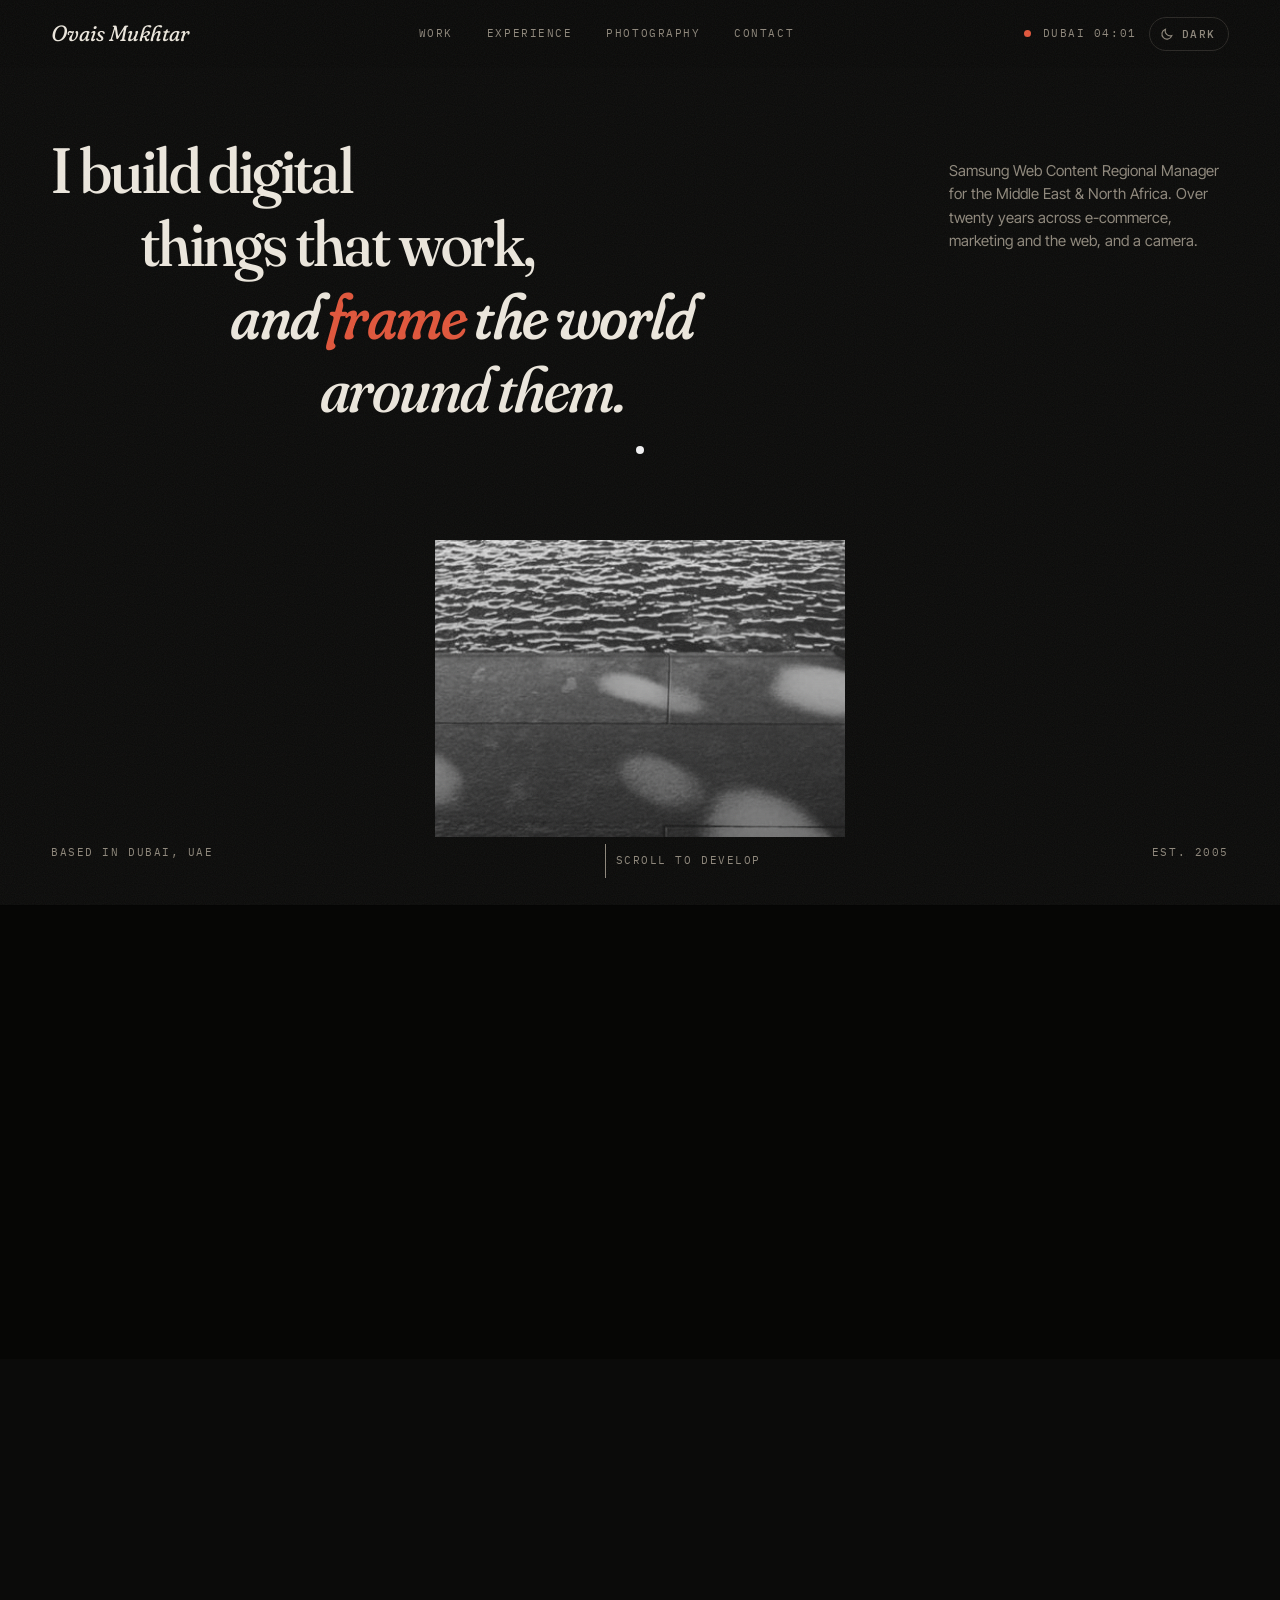
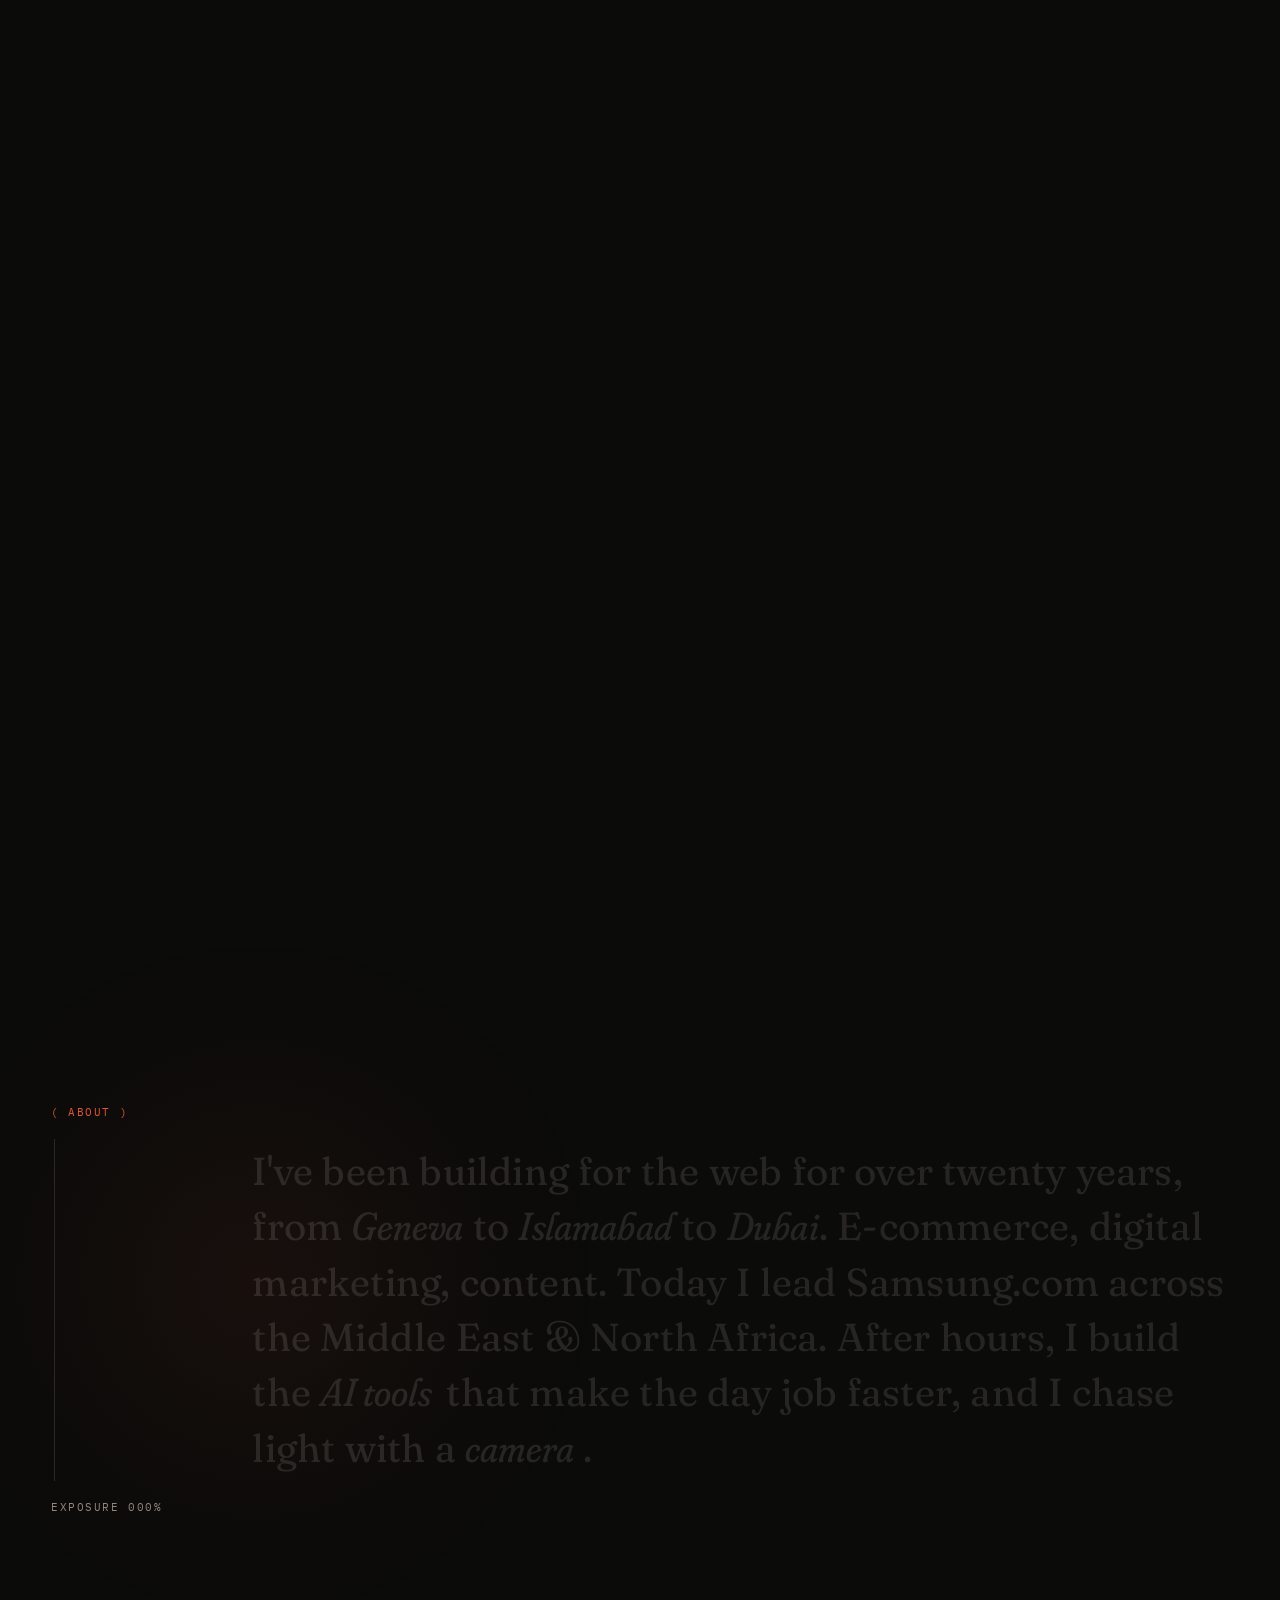
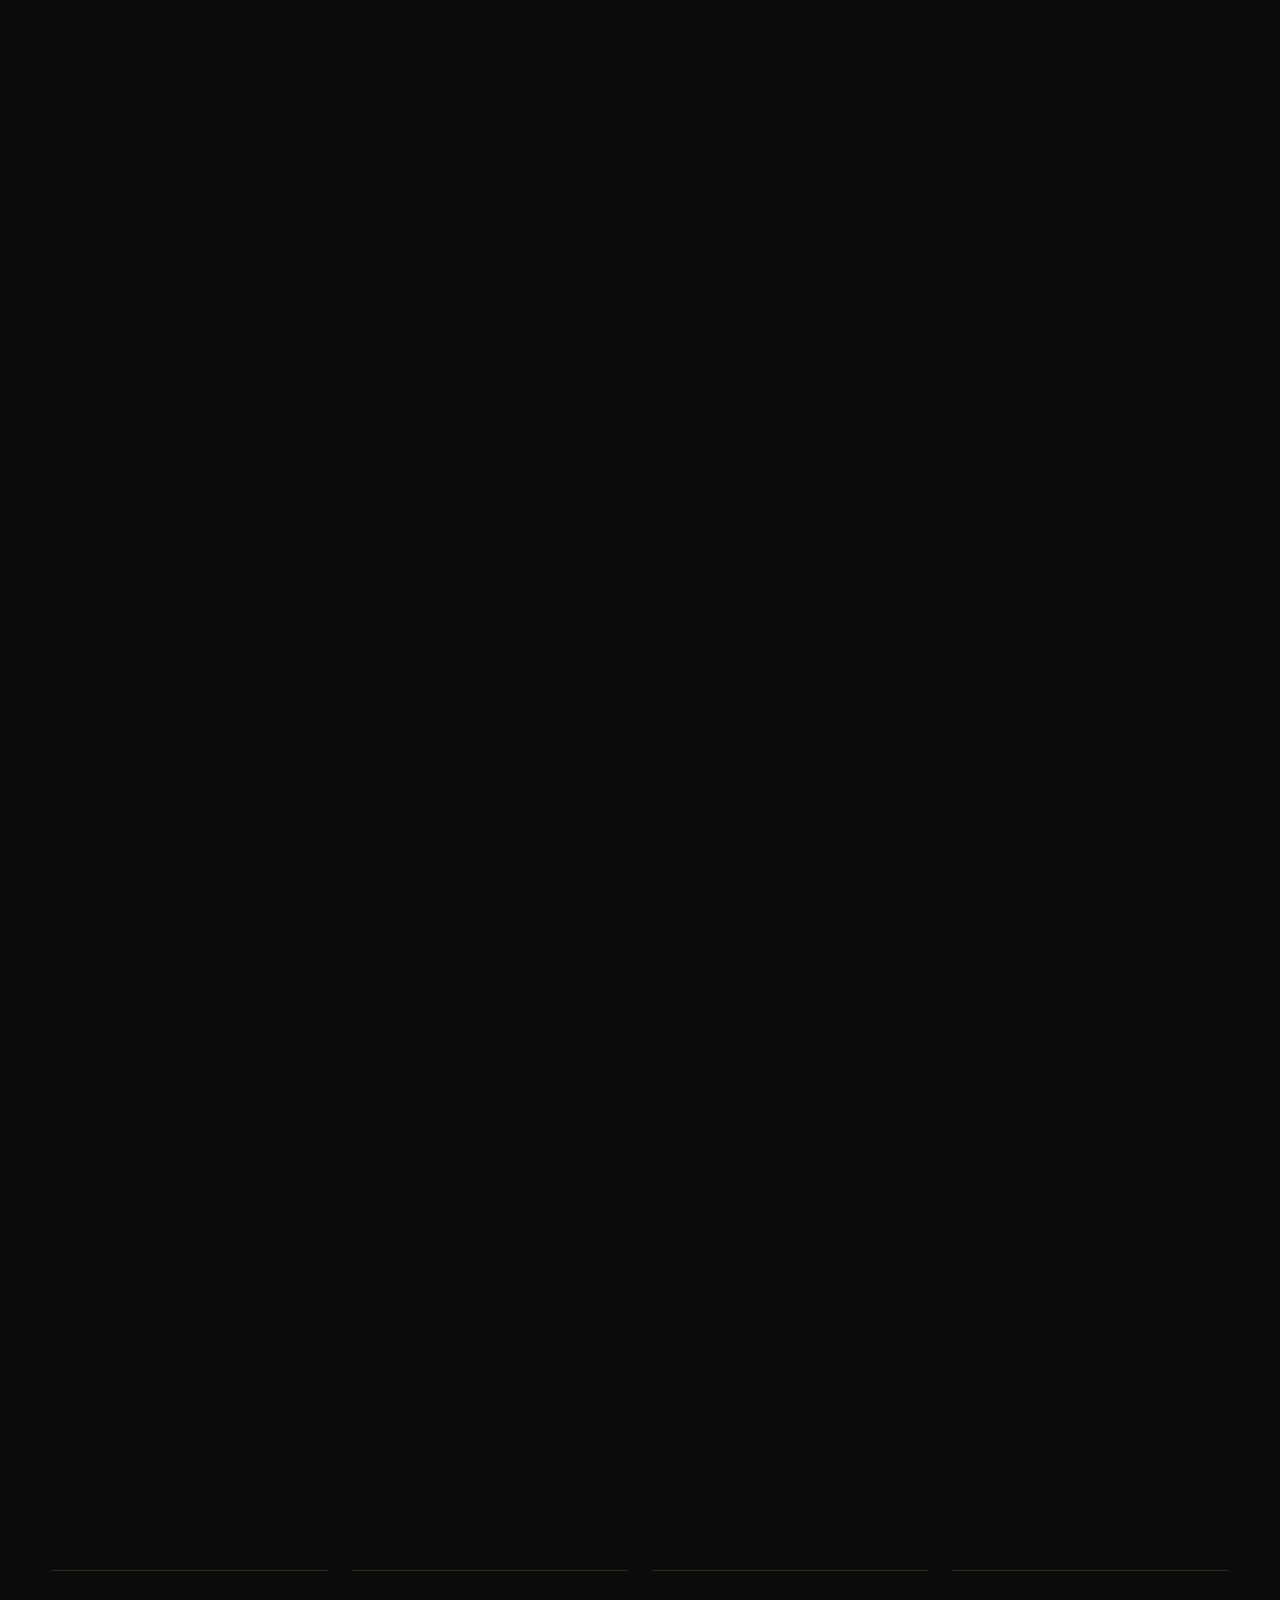
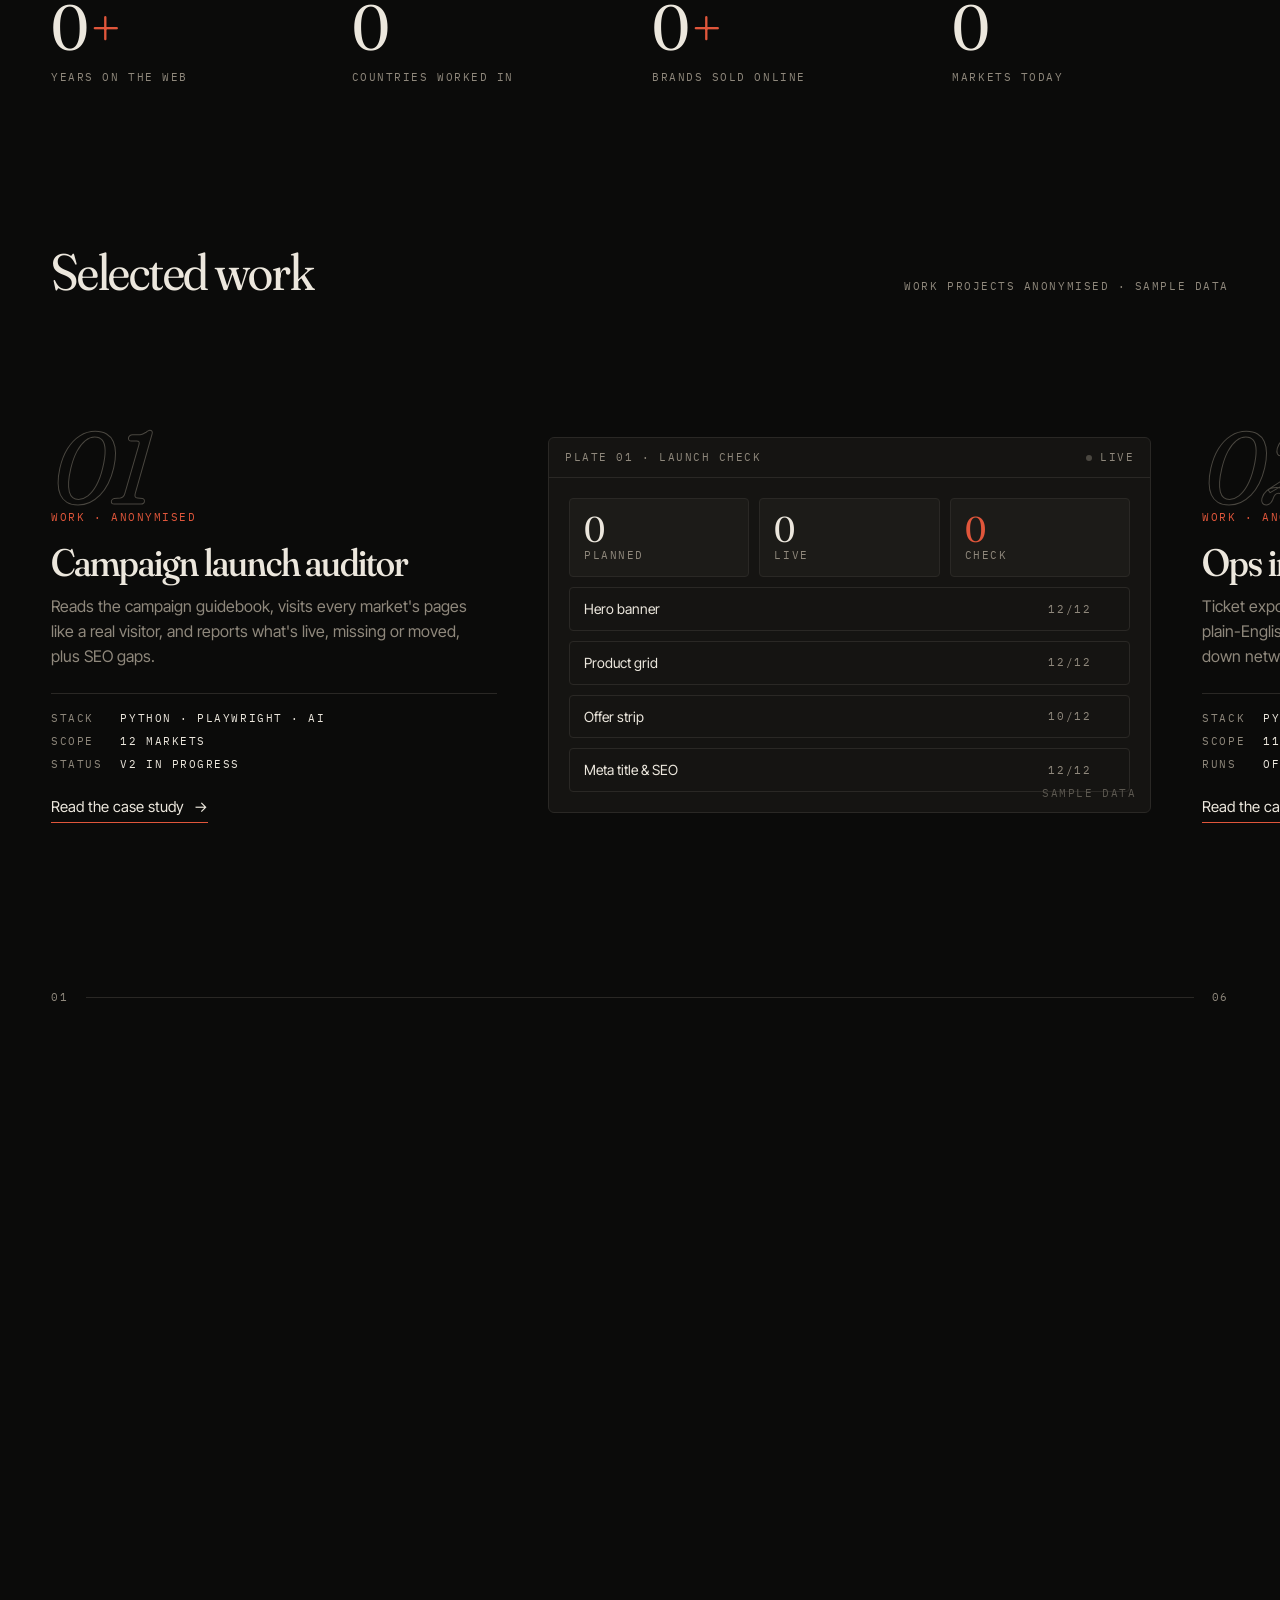
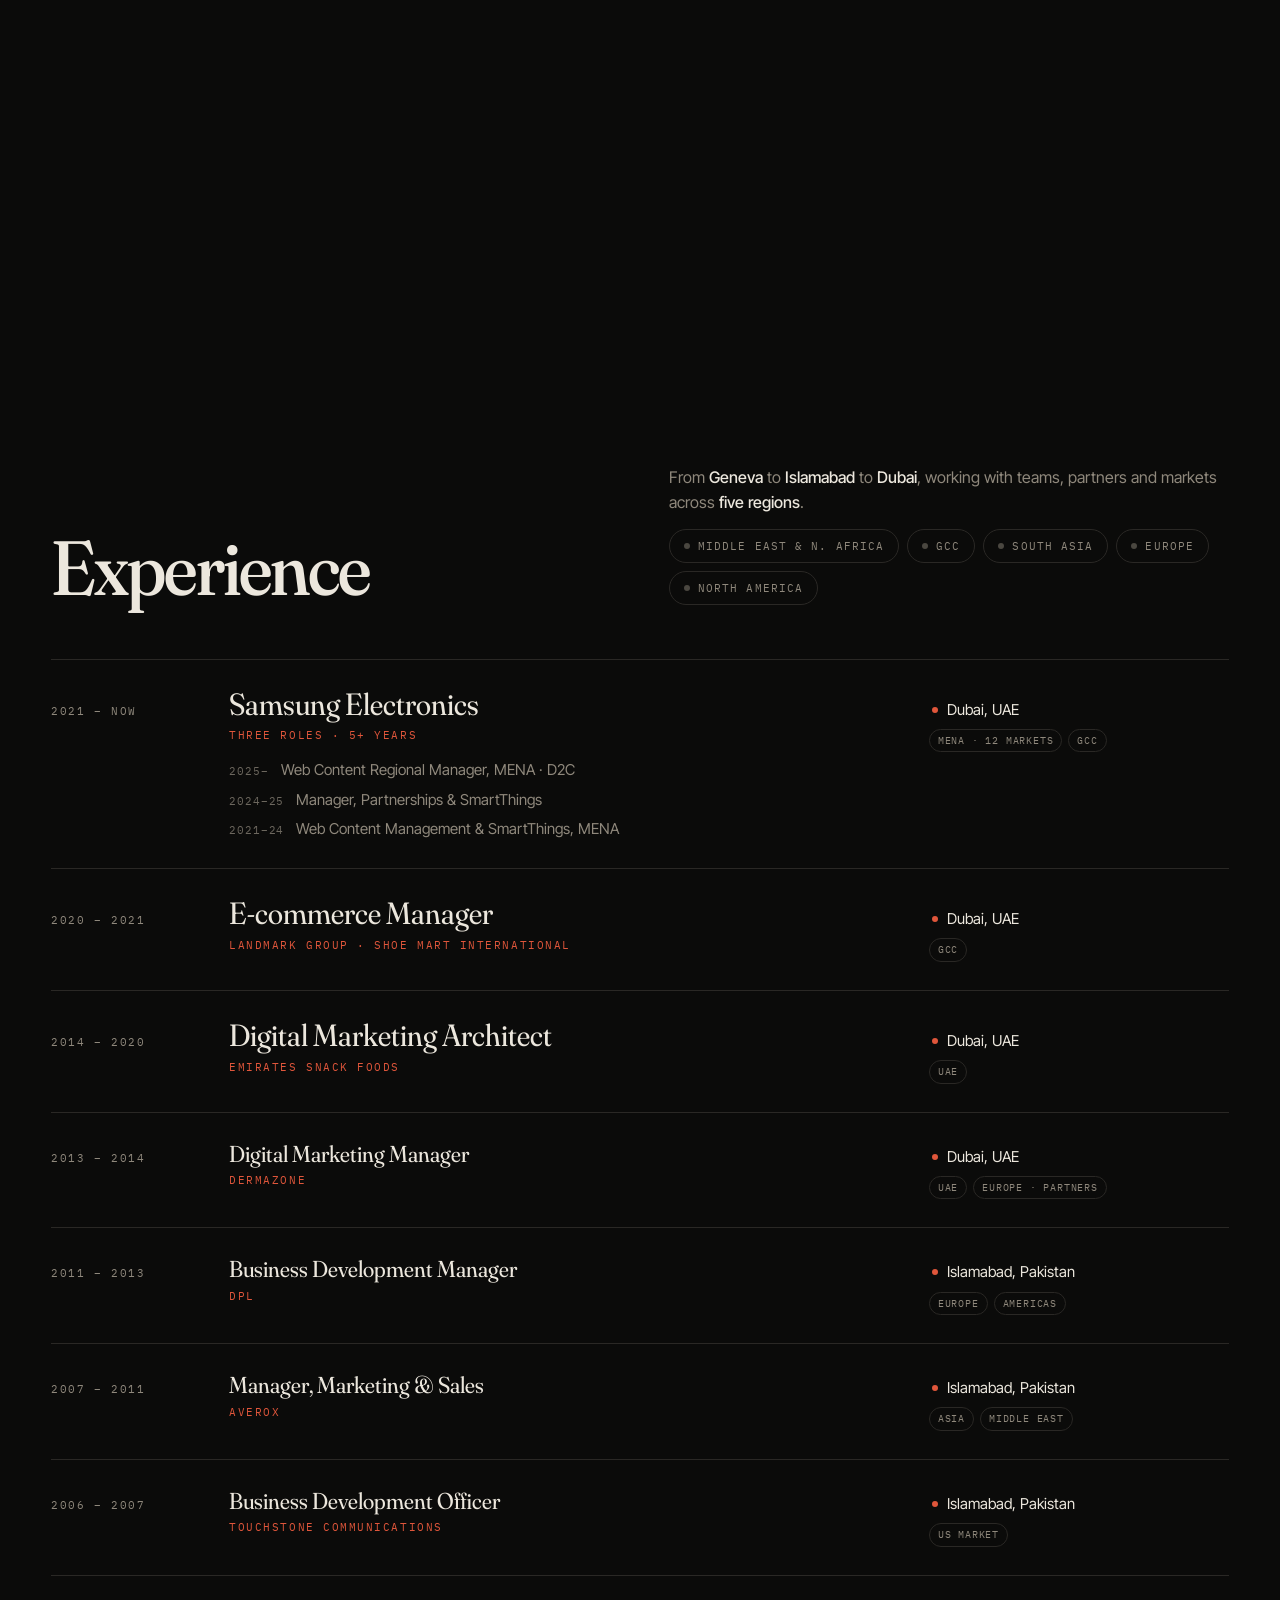
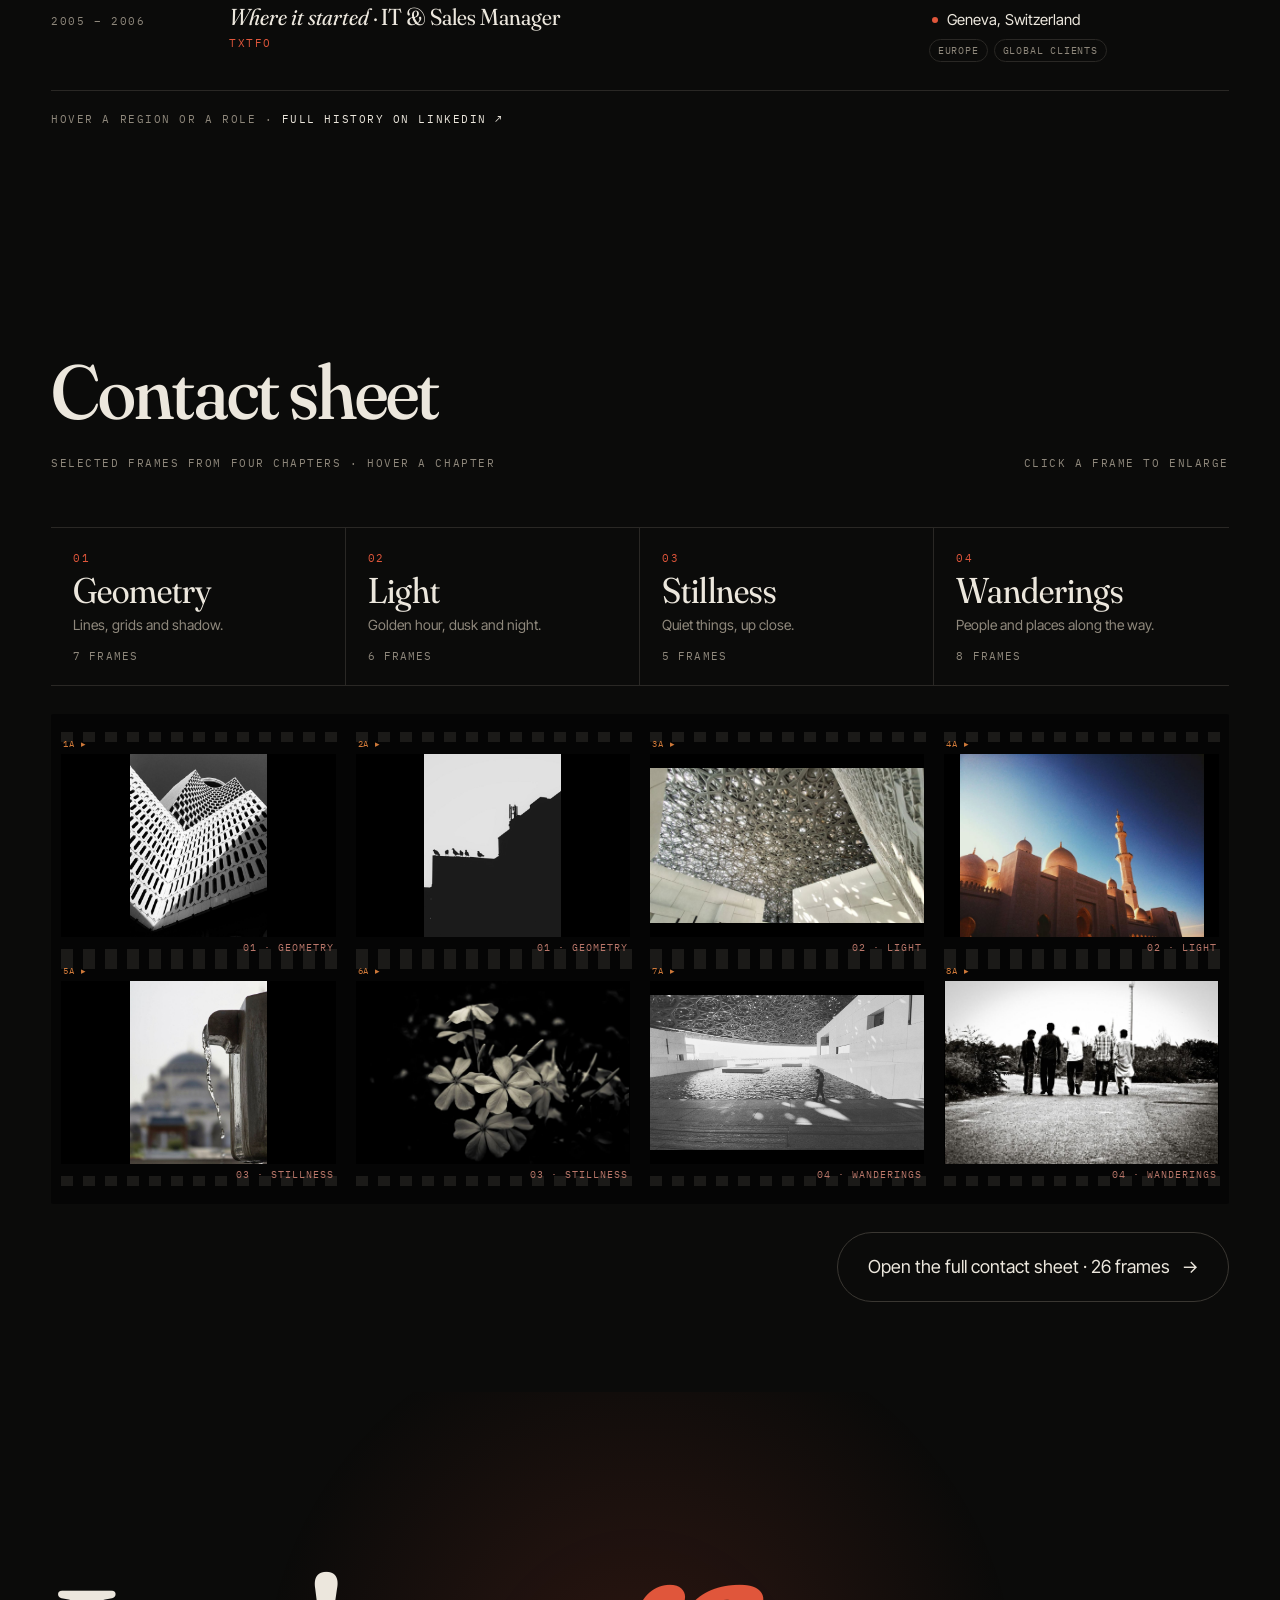
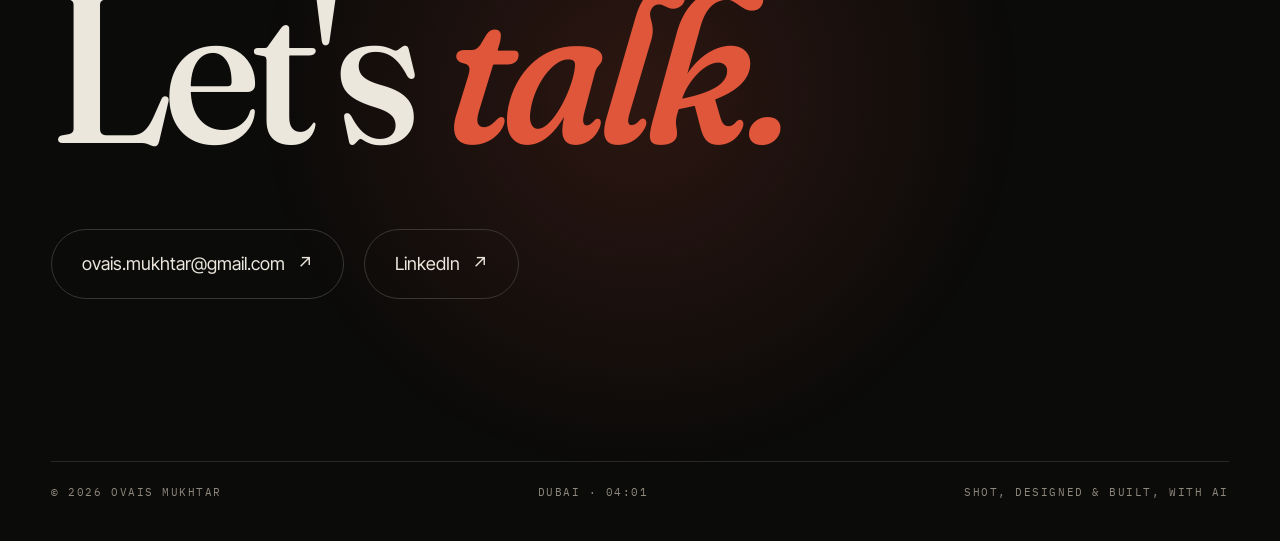
<file: index.html>
<!DOCTYPE html>
<html lang="en">
<head>
<meta charset="utf-8">
<!-- seo -->
<title>Ovais Mukhtar · Digital &amp; e-commerce lead, Dubai</title>
<meta name="description" content="Ovais Mukhtar leads Samsung.com content across the Middle East &amp; North Africa. Over 20 years in e-commerce, digital marketing and AI, plus photography.">
<link rel="canonical" href="https://ovaismukhtar.com/">
<link rel="icon" href="favicon.svg" type="image/svg+xml">
<meta property="og:type" content="website">
<meta property="og:site_name" content="Ovais Mukhtar">
<meta property="og:title" content="Ovais Mukhtar · Digital &amp; e-commerce lead, Dubai">
<meta property="og:description" content="Ovais Mukhtar leads Samsung.com content across the Middle East &amp; North Africa. Over 20 years in e-commerce, digital marketing and AI, plus photography.">
<meta property="og:url" content="https://ovaismukhtar.com/">
<meta property="og:image" content="https://ovaismukhtar.com/img/og-card.jpg">
<meta property="og:image:width" content="1200">
<meta property="og:image:height" content="630">
<meta property="og:image:alt" content="Ovais Mukhtar: I build digital things that work, and frame the world around them.">
<meta name="twitter:card" content="summary_large_image">
<meta name="twitter:title" content="Ovais Mukhtar · Digital &amp; e-commerce lead, Dubai">
<meta name="twitter:description" content="Ovais Mukhtar leads Samsung.com content across the Middle East &amp; North Africa. Over 20 years in e-commerce, digital marketing and AI, plus photography.">
<meta name="twitter:image" content="https://ovaismukhtar.com/img/og-card.jpg">
<script type="application/ld+json">{"@context": "https://schema.org", "@type": "Person", "name": "Ovais Mukhtar", "url": "https://ovaismukhtar.com/", "image": "https://ovaismukhtar.com/img/og-card.jpg", "jobTitle": "Web Content Regional Manager, Middle East & North Africa", "worksFor": {"@type": "Organization", "name": "Samsung Electronics"}, "address": {"@type": "PostalAddress", "addressLocality": "Dubai", "addressCountry": "AE"}, "email": "mailto:ovais.mukhtar@gmail.com", "sameAs": ["https://ae.linkedin.com/in/ovais"], "knowsAbout": ["E-commerce", "Digital marketing", "Web content", "SEO", "AI tools", "Photography"]}</script>
<!-- /seo -->
<meta name="theme-color" content="#0B0B0A">
<script>try{if(localStorage.getItem('ovy-theme')==='light'){document.documentElement.setAttribute('data-theme','light');document.querySelector('meta[name="theme-color"]').setAttribute('content','#F3EFE7')}}catch(e){}</script>
<meta name="viewport" content="width=device-width, initial-scale=1">
<link rel="preload" as="image" href="img/louvreman.jpg" fetchpriority="high">
<link rel="preconnect" href="https://fonts.googleapis.com">
<link rel="preconnect" href="https://fonts.gstatic.com" crossorigin>
<link href="https://fonts.googleapis.com/css2?family=Fraunces:ital,opsz,wght,SOFT@0,9..144,400..500,0..100;1,9..144,400..500,0..100&family=IBM+Plex+Mono:wght@400;500&family=Inter+Tight:wght@400;500&display=swap" rel="stylesheet">
<style>
:root{
  --bg:#0B0B0A; --ink:#ECE7DD; --mute:#8F887C; --line:#2A2825; --red:#E0563B; --deep:#151412; --deep2:#1C1B18;
  --serif:'Fraunces',Georgia,serif; --mono:'IBM Plex Mono',ui-monospace,monospace; --sans:'Inter Tight',system-ui,sans-serif;
  --pad:clamp(20px,4vw,64px);
}
*{box-sizing:border-box}
html,body{margin:0;background:var(--bg);color:var(--ink)}
body{font-family:var(--sans);font-size:16px;line-height:1.55;-webkit-font-smoothing:antialiased;overflow-x:hidden}
a{color:inherit;text-decoration:none}
img{display:block;max-width:100%}
.mono{font-family:var(--mono);font-size:11px;letter-spacing:.14em;text-transform:uppercase}
body.has-cursor, body.has-cursor a, body.has-cursor button{cursor:none}

.grain{position:fixed;inset:-50%;width:200%;height:200%;pointer-events:none;z-index:90;opacity:.06;
  background-image:url("data:image/svg+xml,%3Csvg xmlns='http://www.w3.org/2000/svg' width='160' height='160'%3E%3Cfilter id='n'%3E%3CfeTurbulence type='fractalNoise' baseFrequency='.9' numOctaves='2' stitchTiles='stitch'/%3E%3C/filter%3E%3Crect width='100%25' height='100%25' filter='url(%23n)'/%3E%3C/svg%3E");
  animation:grain 1.2s steps(6) infinite}
@keyframes grain{0%{transform:translate(0,0)}20%{transform:translate(-3%,2%)}40%{transform:translate(2%,-4%)}60%{transform:translate(-4%,-1%)}80%{transform:translate(3%,3%)}100%{transform:translate(0,0)}}

/* loader */
#loader{position:fixed;inset:0;z-index:100;display:flex;align-items:center;justify-content:center;background:#060605;transition:transform 1.1s cubic-bezier(.77,0,.18,1)}
#loader::before{content:"";position:absolute;width:60vmax;height:60vmax;border-radius:50%;background:radial-gradient(circle,rgba(224,86,59,.28),rgba(224,86,59,0) 60%);animation:pulse 2.4s ease-in-out infinite}
@keyframes pulse{50%{opacity:.55;transform:scale(1.08)}}
#loader .ld{position:relative;display:flex;flex-direction:column;align-items:center;gap:18px}
#loader .num{font-family:var(--serif);font-size:clamp(64px,10vw,140px);line-height:1;font-style:italic}
#loader .bar{width:180px;height:1px;background:#2a2a28;position:relative;overflow:hidden}
#loader .bar i{position:absolute;inset:0;background:var(--red);transform-origin:left;transform:scaleX(0)}
#loader{overflow:hidden}
#loader.done{transform:translateY(-100%);pointer-events:none;visibility:hidden;transition:transform 1.1s cubic-bezier(.77,0,.18,1),visibility 0s linear 1.1s}

/* nav — always solid */
nav.top{position:fixed;top:0;left:0;right:0;z-index:50;display:flex;justify-content:space-between;align-items:center;gap:20px;padding:16px var(--pad);background:rgba(11,11,10,.94);backdrop-filter:blur(14px);-webkit-backdrop-filter:blur(14px);border-bottom:1px solid transparent;transition:border-color .4s,padding .4s}
nav.top.scrolled{border-bottom-color:var(--line);padding-top:12px;padding-bottom:12px}
nav.top .name{font-family:var(--serif);font-style:italic;font-size:22px;font-variation-settings:'opsz' 72,'SOFT' 100}
nav.top ul{display:flex;gap:6px;list-style:none;margin:0;padding:0}
nav.top ul a{display:block;padding:9px 14px;border-radius:999px;color:var(--mute);transition:color .3s,background .3s}
nav.top ul a:hover,nav.top ul a.act{color:var(--ink)}
nav.top ul a.act{background:var(--deep2)}
nav.top .rec{display:flex;align-items:center;gap:8px;color:var(--mute)}
nav.top .rec b{width:7px;height:7px;border-radius:50%;background:var(--red);animation:blink 1.6s steps(2) infinite}
@keyframes blink{50%{opacity:.2}}
@media (max-width:760px){nav.top ul{display:none}}

/* tile reveal (shared) */
.tl{position:absolute;inset:0;display:grid;pointer-events:none;z-index:2}
.tl i{background:var(--tile,#0B0B0A);transform-origin:top;transition:transform .9s cubic-bezier(.77,0,.18,1)}
.revealed>.tl i, .revealed .tl i{transform:scaleY(0)}

/* hero */
#hero{position:relative;height:270vh}
#hero .stage{position:sticky;top:0;height:100vh;overflow:hidden}
#hero .head{position:absolute;left:0;right:0;top:0;padding:clamp(96px,15vh,150px) var(--pad) 0;will-change:transform,opacity}
#hero h1{margin:0;font-family:var(--serif);font-weight:400;font-size:clamp(32px,5vw,96px);line-height:1.08;letter-spacing:-.01em}
#hero h1 .l{display:block;overflow:hidden;padding:.06em 0 .16em;margin:-.06em 0 -.16em;white-space:nowrap}
#hero h1 .l:nth-child(2){padding-left:7vw}
#hero h1 .l:nth-child(3){padding-left:14vw;font-style:italic}
#hero h1 .l:nth-child(4){padding-left:21vw;font-style:italic}
#hero h1 .l:nth-child(3) .hl{color:var(--red)}
#hero h1 .c{display:inline-block;transform:translateY(105%)}
.ready #hero h1 .c{transform:none;transition:transform 1.2s cubic-bezier(.19,1,.22,1)}
#hero .side{position:absolute;right:var(--pad);top:clamp(104px,16vh,160px);max-width:280px;color:var(--mute);font-size:15px;opacity:0;transition:opacity 1s .9s}
.ready #hero .side{opacity:1}
@media (max-width:900px){#hero .side{display:none}}
#hero .print{position:absolute;inset:0;clip-path:inset(60% 34% 7% 34%);will-change:clip-path;--tile:#0B0B0A}
#hero .print img{width:100%;height:100%;object-fit:cover;transform:scale(1.3);will-change:transform;filter:invert(1) grayscale(1) brightness(.35) contrast(1.6) blur(4px);transition:filter 2.6s cubic-bezier(.33,0,.2,1)}
#hero .print.dev img{filter:none}
#hero .print::after{content:"";position:absolute;inset:0;background:linear-gradient(180deg,rgba(0,0,0,0) 55%,rgba(0,0,0,.55));z-index:1;pointer-events:none}
#hero .meta{position:absolute;left:0;right:0;bottom:22px;display:flex;justify-content:space-between;padding:0 var(--pad);color:var(--mute);z-index:3}
#hero .cap{position:absolute;left:var(--pad);bottom:64px;opacity:0;color:#fff;z-index:3}
#hero .cap .t{font-family:var(--serif);font-style:italic;font-size:clamp(28px,3vw,44px);display:block;margin-top:8px;letter-spacing:0;text-transform:none}
.scrollcue{display:flex;align-items:center;gap:10px}
.scrollcue i{width:1px;height:34px;background:var(--mute);position:relative;overflow:hidden}
.scrollcue i::after{content:"";position:absolute;left:0;right:0;top:-40%;height:40%;background:var(--ink);animation:cue 1.8s ease-in-out infinite}
@keyframes cue{to{top:100%}}

/* statement */
#statement{position:relative;height:260vh}
#statement .pin{position:sticky;top:0;height:100vh;display:grid;grid-template-columns:150px minmax(0,1fr);gap:4vw;align-items:center;padding:60px var(--pad) 0;overflow:hidden}
#statement .pin::before{content:"";position:absolute;left:-10vw;top:50%;width:60vw;height:60vw;transform:translateY(-50%);background:radial-gradient(circle,rgba(224,86,59,.26),rgba(224,86,59,.08) 38%,rgba(224,86,59,0) 64%);opacity:var(--glow,0);pointer-events:none;transition:opacity .6s}
#statement .meter{align-self:stretch;display:flex;flex-direction:column;justify-content:center;gap:18px;color:var(--mute)}
#statement .meter .k{color:var(--red)}
#statement .meter .tube{position:relative;width:1px;height:38vh;background:var(--line);margin-left:3px}
#statement .meter .tube i{position:absolute;left:-1px;top:0;width:3px;height:100%;background:var(--red);transform-origin:top;transform:scaleY(0);box-shadow:0 0 12px rgba(224,86,59,.8)}
#statement .meter .ex{font-variant-numeric:tabular-nums}
#statement p{margin:0;max-width:1180px;font-family:var(--serif);font-weight:400;font-variation-settings:'opsz' 36,'SOFT' 50;font-size:clamp(24px,3.05vw,52px);line-height:1.42;letter-spacing:.005em}
#statement .w{opacity:.12;transition:opacity .5s,color .6s,text-shadow .6s;display:inline}
#statement .w.on{opacity:1}
#statement .w.hot{opacity:1;color:#FF8A6B;text-shadow:0 0 18px rgba(224,86,59,.85),0 0 42px rgba(224,86,59,.45)}
#statement mark{background:none;color:inherit;position:relative;white-space:nowrap}
#statement mark .w.on{color:var(--red)}
#statement mark.it{font-style:italic}
#statement mark::after{content:"";position:absolute;left:0;right:0;bottom:.06em;height:1px;background:var(--red);transform:scaleX(0);transform-origin:left;transition:transform .9s cubic-bezier(.19,1,.22,1)}
#statement mark.lit::after{transform:scaleX(1)}
#statement .thumb{display:inline-block;vertical-align:middle;height:1.05em;width:0;margin:0 .12em;border-radius:3px;overflow:hidden;position:relative;top:-.08em;transition:width .9s cubic-bezier(.19,1,.22,1)}
#statement .thumb.on{width:1.6em}
#statement .thumb img{width:100%;height:100%;object-fit:cover;filter:invert(1) grayscale(1) brightness(.35) contrast(1.6);transition:filter 2.2s cubic-bezier(.33,0,.2,1) .3s}
#statement .thumb.on img{filter:none}
#statement .cur{display:inline-block;width:.08em;height:.9em;background:var(--red);vertical-align:-.08em;margin-left:.06em;opacity:0}
#statement .cur.on{opacity:1;animation:blink 1s steps(2) infinite}

.facts{display:grid;grid-template-columns:repeat(4,minmax(0,1fr));gap:24px;padding:0 var(--pad) 6vh}
.facts>div{border-top:1px solid var(--line);padding-top:24px;position:relative}
.facts>div::before{content:"";position:absolute;left:0;top:-1px;height:1px;width:100%;background:var(--red);transform:scaleX(0);transform-origin:left;transition:transform 1.1s cubic-bezier(.19,1,.22,1)}
.facts.on>div::before{transform:scaleX(1)}
.facts>div:nth-child(2)::before{transition-delay:.12s}.facts>div:nth-child(3)::before{transition-delay:.24s}.facts>div:nth-child(4)::before{transition-delay:.36s}
.facts .n{font-family:var(--serif);font-size:clamp(48px,5vw,84px);line-height:1;font-variant-numeric:tabular-nums}
.facts .n em{font-style:normal;color:var(--red)}
.facts .d{color:var(--mute);margin-top:10px}
@media (max-width:760px){.facts{grid-template-columns:repeat(2,minmax(0,1fr))}}

/* work — horizontal plates */
#work{position:relative}
#work .stage{position:sticky;top:0;height:100vh;overflow:hidden;display:flex;flex-direction:column;justify-content:center}
#work .hd{position:absolute;top:92px;left:var(--pad);right:var(--pad);display:flex;justify-content:space-between;align-items:baseline;gap:20px}
#work .hd h2{margin:0;font-family:var(--serif);font-weight:400;font-size:clamp(36px,4vw,64px)}
#work .track{display:flex;gap:4vw;padding:0 var(--pad);will-change:transform;margin-top:70px}
.panel{flex:0 0 min(1100px,88vw);display:grid;grid-template-columns:minmax(0,.85fr) minmax(0,1.15fr);gap:4vw;align-items:center}
@media (max-width:860px){.panel{grid-template-columns:1fr;gap:24px}}
.panel .no{font-family:var(--serif);font-style:italic;font-size:clamp(72px,8vw,140px);line-height:.8;color:transparent;-webkit-text-stroke:1px #4a4740}
.panel h3{margin:16px 0 12px;font-family:var(--serif);font-weight:400;font-size:clamp(30px,3vw,48px);line-height:1.05}
.panel p{margin:0;color:var(--mute);max-width:420px}
.panel .tag{color:var(--red)}
.panel dl{display:grid;grid-template-columns:auto 1fr;gap:6px 18px;margin:24px 0 0;padding-top:16px;border-top:1px solid var(--line)}
.panel dt{color:var(--mute)}.panel dd{margin:0;color:var(--ink)}
.plate{background:var(--deep);border:1px solid var(--line);border-radius:6px;position:relative;overflow:hidden}
.plate .ph{display:flex;justify-content:space-between;padding:11px 16px;border-bottom:1px solid var(--line);color:var(--mute)}
.plate .ph .lv{display:flex;align-items:center;gap:8px}
.plate .ph .lv b{width:6px;height:6px;border-radius:50%;background:#4a4740;transition:background .4s}
.on .plate .ph .lv b{background:var(--red);animation:blink 1.6s steps(2) infinite}
.plate .pb{padding:20px;display:flex;flex-direction:column;gap:10px;min-height:330px}
.plate .s{position:absolute;right:14px;bottom:10px;color:#5c5850}
.kpis{display:grid;grid-template-columns:repeat(3,1fr);gap:10px}
.kpi{background:var(--deep2);border:1px solid var(--line);padding:12px 14px;border-radius:4px}
.kpi b{display:block;font-family:var(--serif);font-weight:400;font-size:36px;line-height:1}
.kpi span{color:var(--mute)}
.chk{display:flex;justify-content:space-between;align-items:center;border:1px solid var(--line);padding:10px 14px;border-radius:4px;font-size:14px;transition:border-color .4s}
.chk .st{display:flex;align-items:center;gap:8px;color:var(--mute)}
.chk svg{width:16px;height:16px}
.chk svg path{stroke-dasharray:24;stroke-dashoffset:24;transition:stroke-dashoffset .5s}
.chk.ok svg path{stroke-dashoffset:0}
.chk.bad{border-color:rgba(224,86,59,.6)}.chk.bad .st{color:var(--red)}
.vb{display:flex;align-items:flex-end;gap:7px;height:150px;border-bottom:1px solid var(--line)}
.vb i{flex:1;background:#3a3732;transform:scaleY(0);transform-origin:bottom;transition:transform .9s cubic-bezier(.19,1,.22,1)}
.vb i.hl{background:var(--red)}
.on .vb i{transform:scaleY(1)}
.mkts{display:grid;grid-template-columns:repeat(4,1fr);gap:8px}
.mkts div{border:1px solid var(--line);padding:10px;display:flex;justify-content:space-between;align-items:center;border-radius:4px;transition:all .4s}
.mkts div i{width:10px;height:10px;border-radius:50%;border:1px solid #6c675e;transition:background .3s}
.mkts div.d i{background:var(--ink);border-color:var(--ink)}
.mkts div.p{border-color:rgba(224,86,59,.6)}.mkts div.p i{background:var(--red);border-color:var(--red)}
.term{background:#070707;border:1px solid var(--line);border-radius:4px;font-family:var(--mono);font-size:13px;padding:14px 16px;line-height:1.7;white-space:pre-wrap;color:#d8d3c9;flex:1}
.term .u{color:var(--red)}
.caret{display:inline-block;width:8px;height:15px;background:#d8d3c9;vertical-align:-2px;animation:blink 1s steps(2) infinite}
.big{font-family:var(--serif);font-size:84px;line-height:1}
.fill{height:2px;background:#2c2a27}.fill i{display:block;height:2px;background:var(--red);width:0;transition:width 1.6s cubic-bezier(.19,1,.22,1)}
.on .fill i{width:72%}
.plate .shot{position:relative;height:330px;--tile:#151412}
.plate .shot img{width:100%;height:100%;object-fit:cover;filter:invert(1) grayscale(1) brightness(.35) contrast(1.6) blur(4px);transition:filter 2.4s cubic-bezier(.33,0,.2,1)}
.plate .shot.dev img{filter:grayscale(1) contrast(1.1)}
.build{display:grid;grid-template-rows:minmax(0,1fr) auto;gap:10px}
.bl{display:grid;grid-template-columns:minmax(0,1fr) minmax(0,1.1fr);gap:10px;height:262px}
.bl>*{min-height:0;overflow:hidden}
.bl .term{font-size:11.5px;line-height:1.65}
.site{border:1px solid var(--line);border-radius:4px;background:#0f0e0d;display:flex;flex-direction:column;overflow:hidden}
.sbar{display:flex;align-items:center;gap:5px;padding:7px 9px;border-bottom:1px solid var(--line);font-family:var(--mono);font-size:9px;color:#6c675e}
.sbar i{width:6px;height:6px;border-radius:50%;background:#2c2a27}.sbar span{margin-left:8px}
.sv{padding:12px;display:flex;flex-direction:column;gap:7px;flex:1;min-height:0}
.sv .b{opacity:0;transform:translateY(8px);transition:opacity .6s,transform .6s cubic-bezier(.19,1,.22,1)}
.sv .b.shw{opacity:1;transform:none}
.sv .nv{display:flex;justify-content:space-between}.sv .nv i{height:5px;width:28%;background:#3a3732}.sv .nv i+i{width:34%}
.sv .ha{height:11px;width:62%;background:var(--ink)}.sv .hb{height:11px;width:80%;background:var(--ink)}.sv .hc{height:11px;width:52%;background:var(--red)}
.sv .im{flex:1 1 0;min-height:0;overflow:hidden;border-radius:2px;position:relative}
.sv .im img{position:absolute;inset:0}
.sv .im img{width:100%;height:100%;object-fit:cover;filter:invert(1) grayscale(1) brightness(.35) contrast(1.6) blur(3px);transition:filter 2s cubic-bezier(.33,0,.2,1)}
.sv .im.dev img{filter:none}
.sv .rw{display:grid;grid-template-columns:repeat(4,1fr);gap:5px}.sv .rw i{height:18px;background:#24221f;border:1px solid var(--line)}
.deploy{display:flex;justify-content:space-between;align-items:center;color:var(--mute)}
.deploy .ok{color:var(--red);opacity:0;transition:opacity .4s}.deploy.done .ok{opacity:1}
.deploy .stp{display:flex;gap:8px}.deploy .stp span{transition:color .3s}.deploy .stp span.a{color:var(--ink)}
#work .prog{position:absolute;left:var(--pad);right:var(--pad);bottom:34px;display:flex;align-items:center;gap:18px;color:var(--mute)}
#work .prog .ln{flex:1;height:1px;background:var(--line)}
#work .prog .ln i{display:block;height:1px;background:var(--ink);transform-origin:left;transform:scaleX(0)}

/* experience */
#exp{padding:22vh var(--pad) 8vh}
#exp h2,#photos h2{margin:0;font-family:var(--serif);font-weight:400;font-size:clamp(44px,6vw,104px);line-height:.95}
.exhead{display:flex;flex-wrap:wrap;justify-content:space-between;align-items:flex-end;gap:32px;margin-bottom:6vh}
.reach{display:flex;flex-direction:column;gap:14px;max-width:560px}
.reach .sum{color:var(--mute)}
.reach .sum b{color:var(--ink);font-weight:500}
.regions{display:flex;flex-wrap:wrap;gap:8px}
.rg{font-family:var(--mono);font-size:11px;letter-spacing:.1em;text-transform:uppercase;padding:9px 14px;border:1px solid var(--line);border-radius:999px;color:var(--mute);background:none;transition:all .35s;display:flex;align-items:center;gap:8px}
.rg i{width:6px;height:6px;border-radius:50%;background:#4a4740;transition:background .35s}
.rg.lit{color:var(--ink);border-color:var(--red)}.rg.lit i{background:var(--red)}
.role{display:grid;grid-template-columns:150px minmax(0,1fr) minmax(0,300px);gap:28px;align-items:baseline;padding:28px 0;border-top:1px solid var(--line);position:relative;transition:opacity .4s}
.role::before{content:"";position:absolute;left:0;top:-1px;height:1px;width:100%;background:var(--red);transform:scaleX(0);transform-origin:left;transition:transform .7s cubic-bezier(.19,1,.22,1)}
.role:hover::before,.role.hot::before{transform:scaleX(1)}
.roles.dim .role{opacity:.25}.roles.dim .role.hot{opacity:1}
.role .yr{color:var(--mute)}
.role .t{font-family:var(--serif);font-size:clamp(24px,2.4vw,38px);line-height:1.1;transition:transform .5s cubic-bezier(.19,1,.22,1)}
.role:hover .t{transform:translateX(12px)}
.role .co{color:var(--red);margin-top:6px}
.role .sub{list-style:none;margin:14px 0 0;padding:0;display:flex;flex-direction:column;gap:6px;color:var(--mute);font-size:15px}
.role .sub span{font-family:var(--mono);font-size:11px;letter-spacing:.08em;margin-right:12px;color:#6c675e}
.role .x{color:var(--mute);max-width:620px;max-height:0;overflow:hidden;opacity:0;transition:max-height .6s,opacity .4s,margin .4s;font-size:15px}
.role:hover .x{max-height:140px;opacity:1;margin-top:12px}
.role .loc{display:flex;flex-direction:column;gap:8px;align-items:flex-start}
.role .city{font-size:15px}
.role .city svg{width:12px;height:12px;vertical-align:-1px;margin-right:6px;color:var(--red)}
.role .tags{display:flex;flex-wrap:wrap;gap:6px}
.role .tags em{font-style:normal;font-family:var(--mono);font-size:10px;letter-spacing:.08em;text-transform:uppercase;color:var(--mute);border:1px solid var(--line);padding:3px 8px;border-radius:999px}
.role.early .t{font-size:clamp(20px,1.8vw,28px)}
@media (min-width:761px) and (max-width:860px){.role{grid-template-columns:1fr;gap:10px}.role .x{max-height:none;opacity:1;margin-top:10px}}

/* contact sheet */
#photos{padding:16vh var(--pad) 10vh}
#photos .sub{display:flex;justify-content:space-between;flex-wrap:wrap;gap:16px;color:var(--mute);margin:3vh 0 6vh}
.sheet{display:grid;grid-template-columns:repeat(4,minmax(0,1fr));background:#050505;padding:18px 0;border-radius:2px}
.fr{position:relative;padding:22px 10px;border:0;background-color:transparent;color:inherit;font:inherit;text-align:left;width:100%;background-image:
  repeating-linear-gradient(90deg,transparent 0 10px,#1b1a18 10px 22px),repeating-linear-gradient(90deg,transparent 0 10px,#1b1a18 10px 22px);
  background-size:100% 10px,100% 10px;background-position:top,bottom;background-repeat:no-repeat}
.fr .box{position:relative;aspect-ratio:3/2;background:#000;display:flex;align-items:center;justify-content:center;overflow:hidden;--tile:#000}
@media (max-width:900px){.sheet{grid-template-columns:repeat(2,minmax(0,1fr))}}
.fr img{max-width:100%;max-height:100%;object-fit:contain;filter:invert(1) grayscale(1) brightness(.35) contrast(1.6) blur(4px);transition:filter 2.4s cubic-bezier(.33,0,.2,1),transform .8s cubic-bezier(.19,1,.22,1)}
.fr.dev img{filter:none}
.fr:hover img{transform:scale(1.04)}
.fr .num{position:absolute;left:12px;top:5px;font-family:var(--mono);font-size:9px;color:#d07a3a;letter-spacing:.1em}
.fr .ch{position:absolute;right:12px;bottom:4px;font-family:var(--mono);font-size:9px;color:#6c675e;letter-spacing:.1em;text-transform:uppercase}

/* lightbox — wipe reveal */
#lb{position:fixed;inset:0;z-index:80;display:none;background:rgba(8,8,7,.97);opacity:0;transition:opacity .45s}
#lb.open{display:block}#lb.vis{opacity:1}
#lb .lines{position:absolute;inset:0;display:grid;grid-template-columns:repeat(12,1fr);padding:0 var(--pad);pointer-events:none}
#lb .lines i{border-left:1px solid #1a1917;transform:scaleY(0);transform-origin:top;transition:transform 1s cubic-bezier(.77,0,.18,1)}
#lb .lines i:last-child{border-right:1px solid #1a1917}
#lb.vis .lines i{transform:scaleY(1)}
#lb .inner{position:relative;height:100%;max-width:1280px;margin:0 auto;padding:80px var(--pad) 28px;display:flex;flex-direction:column;justify-content:center;gap:16px}
#lb .frame{flex:1;min-height:0;display:flex;align-items:center;justify-content:center}
#lb img{max-height:100%;max-width:100%;object-fit:contain;clip-path:inset(0 0 100% 0);transform:scale(1.04);transition:clip-path .9s cubic-bezier(.77,0,.18,1),transform 1.2s cubic-bezier(.19,1,.22,1)}
#lb.show img{clip-path:inset(0 0 0 0);transform:none}
#lb .bar{display:grid;grid-template-columns:auto 1fr auto;align-items:center;gap:24px;border-top:1px solid var(--line);padding-top:14px}
#lb .bar .cap{text-align:center}
#lb .bar .cap .t{display:block;font-family:var(--serif);font-style:italic;font-size:26px;line-height:1.2}
#lb .bar .cap .m{color:var(--mute)}
#lb button{font-family:var(--mono);font-size:11px;letter-spacing:.12em;text-transform:uppercase;background:none;border:1px solid #3a3732;color:var(--ink);padding:12px 18px;min-height:44px;border-radius:999px;transition:background .3s,color .3s,border-color .3s}
#lb button:hover{background:var(--ink);color:var(--bg);border-color:var(--ink)}
#lb .x{position:absolute;top:20px;right:var(--pad);z-index:5}
#lb .cnt{position:absolute;top:32px;left:var(--pad);color:var(--mute);z-index:5;pointer-events:none}

#photos .more{display:flex;justify-content:flex-end;margin-top:28px}
.chaps{display:grid;grid-template-columns:repeat(4,minmax(0,1fr));border-top:1px solid var(--line);border-bottom:1px solid var(--line);margin:0 0 28px}
.chap{background:none;border:0;border-right:1px solid var(--line);color:var(--ink);text-align:left;padding:22px 22px 20px;position:relative;font:inherit;display:flex;flex-direction:column;gap:6px;transition:background .4s}
.chap:last-child{border-right:0}
.chap::before{content:"";position:absolute;left:0;right:0;top:-1px;height:2px;background:var(--red);transform:scaleX(0);transform-origin:left;transition:transform .6s cubic-bezier(.19,1,.22,1)}
.chap:hover,.chap.act{background:var(--deep)}.chap:hover::before,.chap.act::before{transform:scaleX(1)}
.chap .cn{font-family:var(--mono);font-size:11px;letter-spacing:.14em;color:var(--red)}
.chap .nm{font-family:var(--serif);font-size:clamp(28px,2.8vw,46px);line-height:1}
.chap .ds{color:var(--mute);font-size:14px}
.chap .ct{font-family:var(--mono);font-size:11px;letter-spacing:.1em;text-transform:uppercase;color:var(--mute);margin-top:6px}

.sheet .fr{transition:opacity .45s}
.sheet.filt .fr{opacity:.16}.sheet.filt .fr.in{opacity:1}
.fr .ch{color:#b9776a!important;font-size:10px!important}

/* contact */
#contact{padding:20vh var(--pad) 40px;position:relative;overflow:hidden}
#contact::before{content:"";position:absolute;left:50%;top:40%;width:70vmax;height:70vmax;transform:translate(-50%,-50%);background:radial-gradient(circle,rgba(224,86,59,.16),rgba(224,86,59,0) 60%);pointer-events:none}
#contact h2{position:relative;margin:0;font-family:var(--serif);font-weight:400;font-size:clamp(80px,17vw,300px);line-height:.85;letter-spacing:-.03em}
#contact h2 em{color:var(--red)}
.cta{position:relative;display:flex;flex-wrap:wrap;gap:20px;margin-top:8vh}
.mag{display:inline-flex;align-items:center;gap:12px;padding:20px 30px;border:1px solid #3a3732;border-radius:999px;font-size:18px;transition:background .4s,color .4s,border-color .4s}
.mag:hover{background:var(--ink);color:var(--bg);border-color:var(--ink)}
footer{position:relative;display:flex;flex-wrap:wrap;justify-content:space-between;gap:12px;margin-top:18vh;padding-top:22px;border-top:1px solid var(--line);color:var(--mute)}

/* cursor */
#cur{position:fixed;left:0;top:0;z-index:120;pointer-events:none;mix-blend-mode:difference;color:#fff;display:none}
.has-cursor #cur{display:block}
#cur .dot{position:absolute;width:8px;height:8px;margin:-4px 0 0 -4px;border-radius:50%;background:#fff;transition:transform .3s}
#cur .vf{position:absolute;width:84px;height:84px;margin:-42px 0 0 -42px;opacity:0;transform:scale(.5);transition:all .35s cubic-bezier(.19,1,.22,1)}
#cur .vf i{position:absolute;width:14px;height:14px;border:1.5px solid #fff}
#cur .vf i:nth-child(1){left:0;top:0;border-right:0;border-bottom:0}#cur .vf i:nth-child(2){right:0;top:0;border-left:0;border-bottom:0}
#cur .vf i:nth-child(3){left:0;bottom:0;border-right:0;border-top:0}#cur .vf i:nth-child(4){right:0;bottom:0;border-left:0;border-top:0}
#cur .vf span{position:absolute;left:50%;top:100%;transform:translate(-50%,8px);font-family:var(--mono);font-size:10px;letter-spacing:.2em}
#cur.view .vf{opacity:1;transform:none}#cur.view .dot{transform:scale(.5)}
#cur.link .dot{transform:scale(5)}

.proto{position:fixed;left:50%;bottom:14px;transform:translateX(-50%);z-index:60;font-family:var(--mono);font-size:10px;letter-spacing:.14em;text-transform:uppercase;color:#77716a;background:rgba(11,11,10,.8);padding:6px 12px;border:1px solid #222;border-radius:999px}

@media (max-width:760px){
  #hero h1{font-size:9.4vw}
  #hero h1 .l:nth-child(2){padding-left:4vw}#hero h1 .l:nth-child(3){padding-left:8vw}#hero h1 .l:nth-child(4){padding-left:12vw}
  #hero{height:300vh}
  #hero .print img{object-position:66% 50%}
  #hero .cap{bottom:70px}
  .proto{display:none}

  /* about: horizontal exposure meter + visible glow */
  #statement .pin{grid-template-columns:1fr;align-content:center;gap:28px}
  #statement .meter{display:flex;flex-direction:row;align-items:center;gap:14px;align-self:auto}
  #statement .meter .tube{width:auto;flex:1;height:1px;margin:0}
  #statement .meter .tube i{top:-1px;left:0;width:100%;height:3px;transform-origin:left;transform:scaleX(var(--sp,0))}
  #statement .pin::before{left:50%;top:55%;width:150vw;height:150vw;transform:translate(-50%,-50%)}

  /* work: native swipe carousel */
  #work{height:auto!important;padding:16vh 0 8vh}
  #work .stage{position:static;height:auto;overflow:visible;display:block}
  #work .hd{position:static;padding:0 var(--pad);margin-bottom:28px;flex-direction:column;align-items:flex-start;gap:6px}
  #work .track{transform:none!important;margin-top:0;overflow-x:auto;scroll-snap-type:x mandatory;-webkit-overflow-scrolling:touch;scrollbar-width:none;gap:14px;padding:0 var(--pad) 8px;scroll-padding:0 var(--pad)}
  #work .track::-webkit-scrollbar{display:none}
  .panel{flex:0 0 86vw;scroll-snap-align:start;gap:20px;align-items:start}
  .panel .no{font-size:64px}
  .plate .pb{min-height:0}
  .bl{grid-template-columns:1fr;height:auto}.bl .term{height:120px}.bl .site{height:230px}
  .deploy{flex-wrap:wrap;gap:8px}
  #work .prog{position:static;margin:24px var(--pad) 0}

  /* experience: tap-to-open rows */
  .role{grid-template-columns:1fr auto;gap:6px 12px;padding:22px 0;cursor:pointer}
  .role>.yr{grid-column:1/-1}
  .role>div:nth-child(2){grid-column:1}
  .role .loc{grid-column:1/-1;flex-direction:row;flex-wrap:wrap;align-items:center;gap:10px}
  .role .tags{display:none}
  .role .sub,.role .x{display:none}
  .role.open .sub{display:flex}.role.open .x{display:block;max-height:none;opacity:1;margin-top:12px}.role.open .tags{display:flex}
  .role::after{content:"+";position:absolute;right:0;top:22px;font-family:var(--mono);font-size:20px;color:var(--mute);transition:transform .3s}
  .role.open::after{transform:rotate(45deg);color:var(--red)}
  .role:hover .t{transform:none}

  /* contact sheet: compact chapter chips */
  .chaps{display:flex;gap:8px;overflow-x:auto;border:0;margin:0 0 18px;scrollbar-width:none}
  .chaps::-webkit-scrollbar{display:none}
  .chap{flex:0 0 auto;flex-direction:row;align-items:baseline;gap:8px;border:1px solid var(--line)!important;border-radius:999px;padding:10px 16px}
  .chap::before{display:none}
  .chap .ds,.chap .ct{display:none}
  .chap .nm{font-size:20px}
  .chap.act{border-color:var(--red)!important;background:var(--deep2)}
}
@media (prefers-reduced-motion: reduce){
  *{animation:none!important;transition:none!important}
  #hero .print{clip-path:none!important}
  .fr img,#hero .print img,.plate .shot img{filter:none!important}
  #statement .w{opacity:1}#statement .thumb{width:1.6em}#statement .thumb img{filter:none!important}
}
/* Fraunces tuning */
#hero h1,#work h2,#exp h2,#photos h2,#contact h2,.panel h3,.role .t,.facts .n,.kpi b,.big,#loader .num,.chap .nm,#lb .bar .cap .t,.panel .no{font-variation-settings:'opsz' 144,'SOFT' 50}
#hero h1,#work h2,#exp h2,#photos h2,#contact h2,.panel h3{font-weight:500;letter-spacing:-.025em}
#hero h1 .l:nth-child(3),#contact h2 em,.panel .no,#statement mark.it,#loader .num{font-variation-settings:'opsz' 144,'SOFT' 100}
.panel .cs{display:inline-flex;align-items:center;gap:10px;margin-top:22px;color:var(--ink);border-bottom:1px solid var(--red);padding-bottom:4px;font-size:15px}
.panel .cs:hover{color:var(--red)}
</style>
<link rel="stylesheet" href="theme.css">
</head>
<body>
<div class="grain" aria-hidden="true"></div>

<div id="loader" aria-hidden="true"><div class="ld"><div class="mono" style="color:var(--red)">Developing</div><div class="num" id="ldn">00</div><div class="bar"><i id="ldb"></i></div></div></div>
<div id="cur" aria-hidden="true"><div class="dot"></div><div class="vf"><i></i><i></i><i></i><i></i><span>VIEW</span></div></div>

<nav class="top" id="nav" aria-label="Main">
<a href="#hero" class="name">Ovais Mukhtar</a>
<ul class="mono"><li><a href="#work" data-s="work">Work</a></li><li><a href="#exp" data-s="exp">Experience</a></li><li><a href="photography.html" data-s="photos">Photography</a></li><li><a href="#contact" data-s="contact">Contact</a></li></ul>
<div class="rec mono"><b></b><span id="clock">Dubai</span></div>
</nav>

<main>
<section id="hero">
<div class="stage">
<div class="print" id="print" data-cursor="view"><img fetchpriority="high" src="img/louvreman.jpg" alt="A man walks alone across the plaza beneath the Louvre Abu Dhabi dome" width="2000" height="1125"></div>
<div class="head" id="head">
<h1 aria-label="I build digital things that work, and frame the world around them."><span class="l">I build digital</span> <span class="l">things that work,</span> <span class="l">and frame the world</span> <span class="l">around them.</span></h1>
</div>
<p class="side" id="side">Samsung Web Content Regional Manager for the Middle East &amp; North Africa. Over twenty years across e-commerce, marketing and the web, and a camera.</p>
<div class="cap mono" id="hcap">Frame 01 / 26 · Wanderings<span class="t">Under the dome, Louvre Abu Dhabi</span></div>
<div class="meta mono"><span>Based in Dubai, UAE</span><span class="scrollcue"><i></i>Scroll to develop</span><span>Est. 2005</span></div>
</div>
</section>

<section id="statement">
<div class="pin" id="spin">
<div class="meter mono" aria-hidden="true"><span class="k">( About )</span><div class="tube"><i id="tube"></i></div><span class="ex" id="ex">Exposure 000%</span></div>
<p id="stp">I've been building for the web for <mark>over twenty years</mark>, from <mark class="it">Geneva</mark> to <mark class="it">Islamabad</mark> to <mark class="it">Dubai</mark>. E-commerce, digital marketing, content. Today I lead <mark>Samsung.com</mark> across the <mark>Middle East &amp; North Africa</mark>. After hours, I build the <span style="white-space:nowrap"><mark class="it">AI tools</mark><span class="cur" aria-hidden="true"></span></span> that make the day job faster, and I chase light with a <span style="white-space:nowrap"><mark class="it">camera</mark><span class="thumb" aria-hidden="true"><img src="img/flowers.jpg" alt="" width="1200" height="803"></span>.</span></p>
</div>
</section>
<div class="facts mono" id="facts">
<div><div class="n"><span data-c="20">20</span><em>+</em></div><div class="d">Years on the web</div></div>
<div><div class="n"><span data-c="3">3</span></div><div class="d">Countries worked in</div></div>
<div><div class="n"><span data-c="70">70</span><em>+</em></div><div class="d">Brands sold online</div></div>
<div><div class="n"><span data-c="12">12</span></div><div class="d">Markets today</div></div>
</div>

<section id="work">
<div class="stage">
<div class="hd"><h2>Selected work</h2><span class="mono" style="color:var(--mute)">Work projects anonymised · sample data</span></div>
<div class="track" id="track">

<article class="panel">
<div><div class="no">01</div><div class="tag mono">Work · anonymised</div><h3>Campaign launch auditor</h3><p>Reads the campaign guidebook, visits every market's pages like a real visitor, and reports what's live, missing or moved, plus SEO gaps.</p>
<dl class="mono"><dt>Stack</dt><dd>Python · Playwright · AI</dd><dt>Scope</dt><dd>12 markets</dd><dt>Status</dt><dd>v2 in progress</dd></dl><a class="cs" href="case-launch-auditor.html">Read the case study <span aria-hidden="true">→</span></a></div>
<div class="plate"><div class="ph mono"><span>Plate 01 · Launch check</span><span class="lv"><b></b>Live</span></div><div class="pb">
<div class="kpis mono"><div class="kpi"><b data-to="96">96</b><span>Planned</span></div><div class="kpi"><b data-to="91">91</b><span>Live</span></div><div class="kpi"><b data-to="5" style="color:var(--red)">5</b><span>Check</span></div></div>
<div class="chk"><span>Hero banner</span><span class="st mono">12/12 <svg viewBox="0 0 16 16" fill="none" stroke="currentColor" stroke-width="1.6"><path d="M3 8.5l3.2 3L13 4.5"/></svg></span></div>
<div class="chk"><span>Product grid</span><span class="st mono">12/12 <svg viewBox="0 0 16 16" fill="none" stroke="currentColor" stroke-width="1.6"><path d="M3 8.5l3.2 3L13 4.5"/></svg></span></div>
<div class="chk later-bad"><span>Offer strip</span><span class="st mono">10/12 <svg viewBox="0 0 16 16" fill="none" stroke="currentColor" stroke-width="1.6"><path d="M3 8.5l3.2 3L13 4.5"/></svg></span></div>
<div class="chk"><span>Meta title &amp; SEO</span><span class="st mono">12/12 <svg viewBox="0 0 16 16" fill="none" stroke="currentColor" stroke-width="1.6"><path d="M3 8.5l3.2 3L13 4.5"/></svg></span></div>
</div><span class="s mono">Sample data</span></div>
</article>

<article class="panel">
<div><div class="no">02</div><div class="tag mono">Work · anonymised</div><h3>Ops intelligence dashboard</h3><p>Ticket exports from eleven markets become SLA trends and plain-English summaries. Runs fully offline, inside a locked-down network.</p>
<dl class="mono"><dt>Stack</dt><dd>Python · HTML · AI</dd><dt>Scope</dt><dd>11 markets</dd><dt>Runs</dt><dd>Offline</dd></dl><a class="cs" href="case-ops-dashboard.html">Read the case study <span aria-hidden="true">→</span></a></div>
<div class="plate"><div class="ph mono"><span>Plate 02 · Within SLA · 12 wks</span><span class="lv"><b></b>Live</span></div><div class="pb">
<div class="vb"><i style="height:52%"></i><i style="height:60%;transition-delay:.05s"></i><i style="height:48%;transition-delay:.1s"></i><i style="height:66%;transition-delay:.15s"></i><i style="height:63%;transition-delay:.2s"></i><i style="height:72%;transition-delay:.25s"></i><i style="height:70%;transition-delay:.3s"></i><i style="height:78%;transition-delay:.35s"></i><i style="height:75%;transition-delay:.4s"></i><i style="height:84%;transition-delay:.45s"></i><i style="height:88%;transition-delay:.5s"></i><i class="hl" style="height:94%;transition-delay:.55s"></i></div>
<div class="term" data-type="Most delays sit with one request type. Two markets improved this month; one needs a nudge."><span class="u">ai ›</span> <span class="tt"></span><span class="caret"></span></div>
</div><span class="s mono">Sample data</span></div>
</article>

<article class="panel">
<div><div class="no">03</div><div class="tag mono">Work · anonymised</div><h3>Regional request tracker</h3><p>Follows every headquarters fix request across twelve markets, from email and agency reports, and drafts the follow-ups for me.</p>
<dl class="mono"><dt>Stack</dt><dd>Python · Email · AI</dd><dt>Scope</dt><dd>12 markets</dd><dt>Saves</dt><dd>4 hrs / week</dd></dl></div>
<div class="plate"><div class="ph mono"><span>Plate 03 · Request #24 · hotfix</span><span class="lv"><b></b>Live</span></div><div class="pb">
<div class="mkts mono"><div>Mkt A<i></i></div><div>Mkt B<i></i></div><div>Mkt C<i></i></div><div>Mkt D<i></i></div><div>Mkt E<i></i></div><div>Mkt F<i></i></div><div>Mkt G<i></i></div><div>Mkt H<i></i></div><div>Mkt I<i></i></div><div>Mkt J<i></i></div><div>Mkt K<i></i></div><div>Mkt L<i></i></div></div>
<div class="term" data-type="2 pending. Reminders drafted for Mkt D and Mkt H, ready to send."><span class="u">ai ›</span> <span class="tt"></span><span class="caret"></span></div>
</div><span class="s mono">Sample data</span></div>
</article>

<article class="panel">
<div><div class="no">04</div><div class="tag mono">On the side</div><h3>W212 maintenance tracker</h3><p>A service log for my car that tells me what's due next, by mileage, tuned for Dubai heat.</p>
<dl class="mono"><dt>Stack</dt><dd>Sheets · Scripts</dd><dt>Interval</dt><dd>~6,500 km</dd></dl></div>
<div class="plate"><div class="ph mono"><span>Plate 04 · Next service</span><span class="lv"><b></b>Live</span></div><div class="pb" style="justify-content:center">
<div class="mono" style="color:var(--mute)">Due in</div><div class="big"><span data-to="1850" data-fmt="km">1,850 km</span></div><div class="fill"><i></i></div><div class="mono" style="color:var(--mute)">Oil · filters · cabin</div>
</div><span class="s mono">Sample data</span></div>
</article>

<article class="panel">
<div><div class="no">05</div><div class="tag mono">On the side</div><h3>Hermes, a self-hosted agent</h3><p>My own AI agent on a private server, which I talk to through Telegram. Runs on free models.</p>
<dl class="mono"><dt>Stack</dt><dd>VPS · Telegram</dd><dt>Models</dt><dd>Open / free</dd></dl><a class="cs" href="case-hermes.html">Read the case study <span aria-hidden="true">→</span></a></div>
<div class="plate"><div class="ph mono"><span>Plate 05 · Telegram</span><span class="lv"><b></b>Live</span></div><div class="pb">
<div class="term" data-type="you › summarise my week&#10;hermes › 3 things need you: the launch check, two follow-ups, and the car is due in 1,850 km.&#10;you › draft the follow-ups&#10;hermes › done, two drafts in your inbox."><span class="tt"></span><span class="caret"></span></div>
</div></div>
</article>

<article class="panel">
<div><div class="no">06</div><div class="tag mono">On the side</div><h3>This website</h3><p>Designed and built with AI: every transition, every frame. No templates.</p>
<dl class="mono"><dt>Stack</dt><dd>HTML · CSS · JS · AI</dd><dt>Hosted</dt><dd>Hostinger</dd></dl></div>
<div class="plate" data-build><div class="ph mono"><span>Plate 06 · Build log</span><span class="lv"><b></b>Building</span></div><div class="pb build">
<div class="bl">
<div class="term" data-type="› prompt: dark, cinematic, photos develop&#10;&lt;nav&gt;Ovais Mukhtar&lt;/nav&gt;&#10;&lt;h1&gt;I build digital things…&lt;/h1&gt;&#10;&lt;img class=&quot;develop&quot; src=&quot;louvre.jpg&quot;&gt;&#10;&lt;section id=&quot;work&quot;&gt;…&lt;/section&gt;"><span class="tt"></span><span class="caret"></span></div>
<div class="site" aria-hidden="true"><div class="sbar"><i></i><i></i><i></i><span>ovaismukhtar.com</span></div>
<div class="sv"><div class="b nv"><i></i><i></i></div><div class="b ha"></div><div class="b hb"></div><div class="b hc"></div><div class="b im"><img src="img/louvreman.jpg" alt="" width="2000" height="1125"></div><div class="b rw"><i></i><i></i><i></i><i></i></div></div></div>
</div>
<div class="deploy mono"><span class="stp"><span>Prompt</span>→<span>Code</span>→<span>Preview</span>→<span>Ship</span></span><span class="ok">✓ Deployed</span></div>
</div></div>
</article>

</div>
<div class="prog mono"><span id="pc">01</span><div class="ln"><i id="pl"></i></div><span>06</span></div>
</div>
</section>

<section id="exp">
<div class="exhead">
<h2>Experience</h2>
<div class="reach">
<div class="sum">From <b>Geneva</b> to <b>Islamabad</b> to <b>Dubai</b>, working with teams, partners and markets across <b>five regions</b>.</div>
<div class="regions" id="regions">
<button type="button" class="rg" data-r="mena"><i></i>Middle East &amp; N. Africa</button>
<button type="button" class="rg" data-r="gcc"><i></i>GCC</button>
<button type="button" class="rg" data-r="sa"><i></i>South Asia</button>
<button type="button" class="rg" data-r="eu"><i></i>Europe</button>
<button type="button" class="rg" data-r="na"><i></i>North America</button>
</div>
</div>
</div>
<div class="roles" id="roles">

<div class="role" data-r="mena gcc">
<div class="yr mono">2021 – Now</div>
<div><div class="t">Samsung Electronics</div><div class="co mono">Three roles · 5+ years</div>
<ul class="sub"><li><span>2025–</span>Web Content Regional Manager, MENA · D2C</li><li><span>2024–25</span>Manager, Partnerships &amp; SmartThings</li><li><span>2021–24</span>Web Content Management &amp; SmartThings, MENA</li></ul>
<div class="x">Campaign management, content, SEO/GEO, ratings &amp; reviews, UI and customer-journey improvements, flagship launches, SmartThings services and much more, across 12 markets in MENA.</div></div>
<div class="loc"><span class="city"><svg viewBox="0 0 12 12" fill="currentColor" aria-hidden="true"><circle cx="6" cy="6" r="3"/></svg>Dubai, UAE</span><div class="tags"><em>MENA · 12 markets</em><em>GCC</em></div></div>
</div>

<div class="role" data-r="gcc">
<div class="yr mono">2020 – 2021</div>
<div><div class="t">E-commerce Manager</div><div class="co mono">Landmark Group · Shoe Mart International</div>
<div class="x">Launched the regional Steve Madden store; omnichannel strategy for Adidas, Ecco, Carpisa and more.</div></div>
<div class="loc"><span class="city"><svg viewBox="0 0 12 12" fill="currentColor" aria-hidden="true"><circle cx="6" cy="6" r="3"/></svg>Dubai, UAE</span><div class="tags"><em>GCC</em></div></div>
</div>

<div class="role" data-r="gcc">
<div class="yr mono">2014 – 2020</div>
<div><div class="t">Digital Marketing Architect</div><div class="co mono">Emirates Snack Foods</div>
<div class="x">70+ FMCG brands, including Barilla, Indomie and Alpro, and the online shops I designed and built.</div></div>
<div class="loc"><span class="city"><svg viewBox="0 0 12 12" fill="currentColor" aria-hidden="true"><circle cx="6" cy="6" r="3"/></svg>Dubai, UAE</span><div class="tags"><em>UAE</em></div></div>
</div>

<div class="role early" data-r="gcc eu">
<div class="yr mono">2013 – 2014</div>
<div><div class="t">Digital Marketing Manager</div><div class="co mono">Dermazone</div>
<div class="x">Built the e-commerce platform and brand identity; managed partners in Slovenia.</div></div>
<div class="loc"><span class="city"><svg viewBox="0 0 12 12" fill="currentColor" aria-hidden="true"><circle cx="6" cy="6" r="3"/></svg>Dubai, UAE</span><div class="tags"><em>UAE</em><em>Europe · partners</em></div></div>
</div>

<div class="role early" data-r="sa eu na">
<div class="yr mono">2011 – 2013</div>
<div><div class="t">Business Development Manager</div><div class="co mono">DPL</div>
<div class="x">Opened new business channels in Europe and the Americas; bids, campaigns and mobile app projects.</div></div>
<div class="loc"><span class="city"><svg viewBox="0 0 12 12" fill="currentColor" aria-hidden="true"><circle cx="6" cy="6" r="3"/></svg>Islamabad, Pakistan</span><div class="tags"><em>Europe</em><em>Americas</em></div></div>
</div>

<div class="role early" data-r="sa mena">
<div class="yr mono">2007 – 2011</div>
<div><div class="t">Manager, Marketing &amp; Sales</div><div class="co mono">Averox</div>
<div class="x">IT and telecom solutions, new business across Asia and the Middle East, with clients such as Telenor and Ericsson.</div></div>
<div class="loc"><span class="city"><svg viewBox="0 0 12 12" fill="currentColor" aria-hidden="true"><circle cx="6" cy="6" r="3"/></svg>Islamabad, Pakistan</span><div class="tags"><em>Asia</em><em>Middle East</em></div></div>
</div>

<div class="role early" data-r="sa na">
<div class="yr mono">2006 – 2007</div>
<div><div class="t">Business Development Officer</div><div class="co mono">Touchstone Communications</div>
<div class="x">Offshore business development for a US wholesale lender, building relationships with brokers across the States.</div></div>
<div class="loc"><span class="city"><svg viewBox="0 0 12 12" fill="currentColor" aria-hidden="true"><circle cx="6" cy="6" r="3"/></svg>Islamabad, Pakistan</span><div class="tags"><em>US market</em></div></div>
</div>

<div class="role early" data-r="eu na" style="border-bottom:1px solid var(--line)">
<div class="yr mono">2005 – 2006</div>
<div><div class="t"><em>Where it started</em> · IT &amp; Sales Manager</div><div class="co mono">Txtfo</div>
<div class="x">Designed and built Txtfo's website and helped build its mobile-marketing app, working with clients like Microsoft, Nintendo and Amazon.</div></div>
<div class="loc"><span class="city"><svg viewBox="0 0 12 12" fill="currentColor" aria-hidden="true"><circle cx="6" cy="6" r="3"/></svg>Geneva, Switzerland</span><div class="tags"><em>Europe</em><em>Global clients</em></div></div>
</div>

</div>
<p class="mono" style="color:var(--mute);margin-top:20px"><span class="on-hover">Hover</span><span class="on-touch">Tap</span> a region or a role · <a href="https://ae.linkedin.com/in/ovais" style="color:var(--ink)">Full history on LinkedIn ↗</a></p>
</section>

<section id="photos">
<h2>Contact sheet</h2>
<div class="sub mono"><span>Selected frames from four chapters · <span class="on-hover">hover</span><span class="on-touch">tap</span> a chapter</span><span><span class="on-hover">Click</span><span class="on-touch">Tap</span> a frame to enlarge</span></div>
<div class="chaps" id="chaps">
<button type="button" class="chap" data-ch="g"><span class="cn">01</span><span class="nm">Geometry</span><span class="ds">Lines, grids and shadow.</span><span class="ct">7 frames</span></button>
<button type="button" class="chap" data-ch="l"><span class="cn">02</span><span class="nm">Light</span><span class="ds">Golden hour, dusk and night.</span><span class="ct">6 frames</span></button>
<button type="button" class="chap" data-ch="s"><span class="cn">03</span><span class="nm">Stillness</span><span class="ds">Quiet things, up close.</span><span class="ct">5 frames</span></button>
<button type="button" class="chap" data-ch="w"><span class="cn">04</span><span class="nm">Wanderings</span><span class="ds">People and places along the way.</span><span class="ct">8 frames</span></button>
</div>
<div class="sheet" id="sheet"><button class="fr" type="button" data-cursor="view" data-i="0" data-ch="g" aria-label="Open photo: Honeycomb"><span class="num">1A ▸</span><div class="box"><img loading="lazy" src="img/hexagon.jpg" alt="Honeycomb" width="900" height="1200"></div><span class="ch">01 · Geometry</span></button><button class="fr" type="button" data-cursor="view" data-i="1" data-ch="g" aria-label="Open photo: Roofline"><span class="num">2A ▸</span><div class="box"><img loading="lazy" src="img/pigeons.jpg" alt="Roofline" width="900" height="1200"></div><span class="ch">01 · Geometry</span></button><button class="fr" type="button" data-cursor="view" data-i="2" data-ch="l" aria-label="Open photo: Rain of light"><span class="num">3A ▸</span><div class="box"><img loading="lazy" src="img/louvreceiling.jpg" alt="Rain of light" width="1200" height="675"></div><span class="ch">02 · Light</span></button><button class="fr" type="button" data-cursor="view" data-i="3" data-ch="l" aria-label="Open photo: Late sun"><span class="num">4A ▸</span><div class="box"><img loading="lazy" src="img/zayed.jpg" alt="Late sun" width="1200" height="900"></div><span class="ch">02 · Light</span></button><button class="fr" type="button" data-cursor="view" data-i="4" data-ch="s" aria-label="Open photo: Ablution"><span class="num">5A ▸</span><div class="box"><img loading="lazy" src="img/spout.jpg" alt="Ablution" width="900" height="1200"></div><span class="ch">03 · Stillness</span></button><button class="fr" type="button" data-cursor="view" data-i="5" data-ch="s" aria-label="Open photo: Dark flowers"><span class="num">6A ▸</span><div class="box"><img loading="lazy" src="img/flowers.jpg" alt="Dark flowers" width="1200" height="803"></div><span class="ch">03 · Stillness</span></button><button class="fr" type="button" data-cursor="view" data-i="6" data-ch="w" aria-label="Open photo: Under the dome"><span class="num">7A ▸</span><div class="box"><img loading="lazy" src="img/louvreman.jpg" alt="Under the dome" width="2000" height="1125"></div><span class="ch">04 · Wanderings</span></button><button class="fr" type="button" data-cursor="view" data-i="7" data-ch="w" aria-label="Open photo: The walk back"><span class="num">8A ▸</span><div class="box"><img loading="lazy" src="img/friends.jpg" alt="The walk back" width="1200" height="803"></div><span class="ch">04 · Wanderings</span></button></div>
<div class="more"><a class="mag" href="photography.html">Open the full contact sheet · 26 frames <span aria-hidden="true">→</span></a></div>
</section>

<section id="contact">
<h2>Let's <em>talk.</em></h2>
<div class="cta">
<a class="mag" href="mailto:ovais.mukhtar@gmail.com">ovais.mukhtar@gmail.com <span aria-hidden="true">↗</span></a>
<a class="mag" href="https://ae.linkedin.com/in/ovais">LinkedIn <span aria-hidden="true">↗</span></a>
</div>
<footer class="mono"><span>© 2026 Ovais Mukhtar</span><span id="clock2">Dubai</span><span>Shot, designed &amp; built, with AI</span></footer>
</section>
</main>

<div id="lb" role="dialog" aria-modal="true" aria-label="Photo viewer">
<div class="lines" aria-hidden="true"><i></i><i></i><i></i><i></i><i></i><i></i><i></i><i></i><i></i><i></i><i></i><i></i></div>
<span class="cnt mono" id="lbn">Frame 01</span>
<button class="x" id="lbx">Close ✕</button>
<div class="inner"><div class="frame"><img id="lbimg" alt=""></div>
<div class="bar"><button id="lbp">← Prev</button><div class="cap"><span class="t" id="lbt"></span><span class="m mono" id="lbc"></span></div><button id="lbnx">Next →</button></div></div>
</div>



<script src="site.js"></script>
<script>
(function(){
var reduce=matchMedia('(prefers-reduced-motion: reduce)').matches, fine=matchMedia('(pointer: fine)').matches;
var $=function(s,c){return (c||document).querySelector(s)}, $$=function(s,c){return Array.prototype.slice.call((c||document).querySelectorAll(s))};
var clamp=function(v,a,b){return Math.max(a,Math.min(b,v))}, ease=function(t){return 1-Math.pow(1-t,3)};

/* tile grids */
function tiles(tl, cols, rows){ for(var r=0;r<rows;r++)for(var c=0;c<cols;c++){ var i=document.createElement('i'); var d=Math.hypot(c-(cols-1)/2,(r-(rows-1)/2)*1.4); i.style.transitionDelay=(d*0.055)+'s'; tl.appendChild(i); } }

/* photos */
var photos=[
 ['hexagon','Honeycomb','Geometry · Dubai','g'],['pigeons','Roofline','Geometry · Old Dubai','g'],
 ['louvreceiling','Rain of light','Light · Louvre Abu Dhabi','l'],['zayed','Late sun','Light · Sheikh Zayed Grand Mosque','l'],
 ['spout','Ablution','Stillness · Sharjah Grand Mosque','s'],['flowers','Dark flowers','Stillness · Pakistan','s'],
 ['louvreman','Under the dome','Wanderings · Louvre Abu Dhabi','w'],['friends','The walk back','Wanderings · Pakistan','w']
];
var sheet=$('#sheet'), preS=sheet.children.length>0;
photos.forEach(function(p,i){
  var f=document.createElement('button'); f.className='fr'; f.type='button'; f.setAttribute('data-cursor','view'); f.setAttribute('data-i',i); f.setAttribute('data-ch',p[3]); f.setAttribute('aria-label','Open photo: '+p[1]);
  f.innerHTML='<span class="num">'+(i+1)+'A ▸</span><div class="box"><img loading="lazy" src="img/'+p[0]+'.jpg" alt="'+p[1].replace(/&/g,'&amp;')+'"></div><span class="ch">'+({g:'01',l:'02',s:'03',w:'04'}[p[3]])+' · '+p[2].split(' · ')[0]+'</span>';
  if(!preS) sheet.appendChild(f);
});

/* split headline + statement */
$$('#hero h1 .l').forEach(function(l,li){
  var t=l.textContent; l.textContent='';
  t.split('').forEach(function(ch,ci){ var s=document.createElement('span'); s.className='c'; s.textContent=ch===' '?' ':ch; s.style.transitionDelay=(li*0.12+ci*0.018)+'s'; l.appendChild(s); });
});
$$('#hero h1 .l:nth-child(3) .c').slice(4,9).forEach(function(s){ s.classList.add('hl'); });
var stp=$('#stp'), words=[];
(function split(node){ Array.prototype.slice.call(node.childNodes).forEach(function(k){
  if(k.nodeType===3){ var frag=document.createDocumentFragment(); k.textContent.split(/(\s+)/).forEach(function(w){ if(!w) return; if(/^\s+$/.test(w)){frag.appendChild(document.createTextNode(w));return;} var s=document.createElement('span'); s.className='w'; s.textContent=w; frag.appendChild(s); words.push(s); }); node.replaceChild(frag,k); }
  else if(k.nodeType===1){ if(k.classList.contains('thumb')||k.classList.contains('cur')) words.push(k); else split(k); } }); })(stp);
var marks=$$('#stp mark');

/* loader */
var loader=$('#loader');
function startPage(){ document.body.classList.add('ready'); setTimeout(function(){ $('#print').classList.add('dev'); },200); }
if(reduce){ loader.style.display='none'; startPage(); }
else { var num=$('#ldn'), bar=$('#ldb'), t0=performance.now();
  (function tick(now){ var p=clamp((now-t0)/1500,0,1), e=ease(p); num.textContent=String(Math.round(e*100)).padStart(2,'0'); bar.style.transform='scaleX('+e+')';
    if(p<1) requestAnimationFrame(tick); else setTimeout(function(){ loader.classList.add('done'); setTimeout(startPage,300); },250); })(t0); }

function clock(){ try{ var s=new Date().toLocaleTimeString('en-GB',{hour:'2-digit',minute:'2-digit',timeZone:'Asia/Dubai'}); $('#clock').textContent='Dubai '+s; $('#clock2').textContent='Dubai · '+s; }catch(e){} }
clock(); setInterval(clock,15000);

/* scroll engine */
var nav=$('#nav'), print=$('#print'), pimg=$('#print img'), head=$('#head'), side=$('#side'), hcap=$('#hcap'), hero=$('#hero');
var work=$('#work'), track=$('#track'), pl=$('#pl'), pc=$('#pc'), panels=$$('.panel');
var navLinks=$$('nav.top ul a'), secs=['work','exp','photos','contact'].map(function(id){return document.getElementById(id)});
var vw, vh, trackW;
var mobile=false;
function layout(){ vw=innerWidth; vh=innerHeight; mobile=vw<=760; trackW=track.scrollWidth; work.style.height=mobile?'':(trackW-vw+vh)+'px'; update(); }
function topOf(el){ return el.getBoundingClientRect().top+scrollY; }
function update(){
  var y=scrollY;
  nav.classList.toggle('scrolled', y>20);
  var hp=clamp((y-topOf(hero))/(hero.offsetHeight-vh),0,1);
  if(!reduce){
    var mob=vw<=760, e=ease(clamp(hp/(mob?0.5:0.8),0,1));
    var t0=mob?46:60, b0=mob?9:7, x0=mob?13:34;
    print.style.clipPath='inset('+(t0*(1-e))+'% '+(x0*(1-e))+'% '+(b0*(1-e))+'% '+(x0*(1-e))+'%)';
    pimg.style.transform='scale('+(1.3-0.3*e)+')';
    var fade=clamp(1-hp*3.2,0,1);
    head.style.opacity=fade; side.style.opacity=document.body.classList.contains('ready')?fade:0;
    head.style.transform='translateY('+(-hp*260)+'px)';
    hcap.style.opacity=clamp((hp-(mob?0.48:0.72))/0.16,0,1);
  }
  var st=$('#statement'), sp=clamp((y-topOf(st)+vh*0.15)/(st.offsetHeight-vh*0.85),0,1), lit=reduce?words.length:Math.floor(sp*words.length*1.08);
  for(var i=0;i<words.length;i++){ var w=words[i]; var isOn=i<lit; w.classList.toggle('on',isOn); if(w.classList.contains('w')) w.classList.toggle('hot', !reduce && isOn && i>=lit-3 && lit<words.length); }
  marks.forEach(function(m){ var ws=m.querySelectorAll('.w'); m.classList.toggle('lit', ws.length && ws[ws.length-1].classList.contains('on')); });
  $('#tube').style.transform='scaleY('+sp+')'; $('#ex').textContent='Exposure '+String(Math.round(sp*100)).padStart(3,'0')+'%';
  $('#spin').style.setProperty('--glow', (sp>0&&sp<1)? 1 : 0.25); $('#spin').style.setProperty('--sp', sp);
  if(!mobile){ var wp=clamp((y-topOf(work))/(work.offsetHeight-vh),0,1);
  track.style.transform='translate3d('+(-wp*(trackW-vw))+'px,0,0)';
  pl.style.transform='scaleX('+wp+')';
  pc.textContent=String(Math.min(panels.length,Math.floor(wp*panels.length)+1)).padStart(2,'0'); }
  var act=-1; secs.forEach(function(s,k){ if(s.getBoundingClientRect().top<vh*0.4) act=k; });
  navLinks.forEach(function(a,k){ a.classList.toggle('act',k===act); });
}
var ticking=false;
addEventListener('scroll',function(){ if(!ticking){ ticking=true; requestAnimationFrame(function(){ update(); ticking=false; }); } },{passive:true});
addEventListener('resize',layout); addEventListener('load',layout); layout();
track.addEventListener('scroll',function(){ if(!mobile) return; var m=track.scrollWidth-track.clientWidth, q=m>0?track.scrollLeft/m:0; pl.style.transform='scaleX('+q+')'; pc.textContent=String(Math.min(panels.length,Math.round(q*(panels.length-1))+1)).padStart(2,'0'); },{passive:true});

/* facts count-up — replays each time it comes into view */
var fct=$('#facts'), fRun=false;
function factsReset(){ fct.classList.remove('on'); $$('[data-c]',fct).forEach(function(el){ el.textContent='0'; }); fRun=false; }
function factsRun(){ if(fRun) return; fRun=true; fct.classList.add('on'); $$('[data-c]',fct).forEach(function(el,k){ var to=+el.getAttribute('data-c'), t0=performance.now()+k*140; (function s(n){ if(!fRun) return; var p=clamp((n-t0)/1300,0,1); el.textContent=Math.round(to*ease(p)); if(p<1) requestAnimationFrame(s); })(t0); }); }
new IntersectionObserver(function(es){ var r=es[0].intersectionRatio; if(r>=0.5) factsRun(); else if(r===0) factsReset(); },{threshold:[0,.5]}).observe(fct);

/* plates come alive — reset when they leave, replay when they return */
function later(p,fn,ms){ (p._t=p._t||[]).push(setTimeout(fn,ms)); }
function countUp(p,el){ var to=+el.getAttribute('data-to'), f=el.getAttribute('data-fmt'), t0=performance.now(), tok=p._tok;
  (function s(n){ if(p._tok!==tok) return; var v=Math.round(to*ease(clamp((n-t0)/1400,0,1))); el.textContent=f==='km'?v.toLocaleString('en-US')+' km':v; if(n-t0<1400) requestAnimationFrame(s); })(t0); }
function typeIt(p,term,done){ var tt=$('.tt',term), s=term.getAttribute('data-type'), i=0;
  (function k(){ tt.textContent=s.slice(0,i); i++; if(i<=s.length) later(p,k, s.charAt(i-1)==='\n'?220:(s.charAt(i)===' '?14:22)); else if(done) done(); })(); }
function resetPlate(p){
  (p._t||[]).forEach(clearTimeout); p._t=[]; p._tok=(p._tok||0)+1; p._run=false;
  p.classList.remove('on');
  $$('.chk',p).forEach(function(c){ c.classList.remove('ok','bad'); });
  $$('.mkts div',p).forEach(function(m){ m.classList.remove('d','p'); });
  $$('.tt',p).forEach(function(t){ t.textContent=''; });
  $$('[data-to]',p).forEach(function(el){ el.textContent=el.getAttribute('data-fmt')==='km'?'0 km':'0'; });
  $$('.sv .b',p).forEach(function(b){ b.classList.remove('shw','dev'); });
  $$('.deploy,.deploy .stp span',p).forEach(function(d){ d.classList.remove('done','a'); });
}
function runBuild(p){
  var bs=$$('.sv .b',p), st=$$('.deploy .stp span',p), dep=$('.deploy',p), tok=p._tok;
  bs.forEach(function(b){ b.classList.remove('shw','dev'); }); st.forEach(function(x){ x.classList.remove('a'); }); dep.classList.remove('done'); $('.tt',p).textContent='';
  st[0].classList.add('a');
  later(p,function(){ st[1].classList.add('a'); typeIt(p,$('.term',p)); },500);
  later(p,function(){ st[2].classList.add('a'); },1700);
  bs.forEach(function(b,i){ later(p,function(){ b.classList.add('shw'); if(b.classList.contains('im')) later(p,function(){ b.classList.add('dev'); },300); },1800+i*450); });
  later(p,function(){ st[3].classList.add('a'); dep.classList.add('done'); },1800+bs.length*450+1600);
  later(p,function(){ if(p._tok===tok) runBuild(p); },1800+bs.length*450+5200);
}
function runPlate(p){
  if(p._run) return; p._run=true; p.classList.add('on');
  $$('[data-to]',p).forEach(function(el){ countUp(p,el); });
  $$('.chk',p).forEach(function(c,i){ later(p,function(){ c.classList.add('ok'); if(c.classList.contains('later-bad')) c.classList.add('bad'); },450+i*380); });
  $$('.mkts div',p).forEach(function(m,i){ later(p,function(){ m.classList.add(i===3||i===7?'p':'d'); },300+i*130); });
  if($('[data-build]',p)) runBuild(p);
  else $$('.term',p).forEach(function(t){ later(p,function(){ typeIt(p,t); },850); });
}
var pio=new IntersectionObserver(function(es){ es.forEach(function(en){ var r=en.intersectionRatio; if(r>=0.55) runPlate(en.target); else if(r<0.05) resetPlate(en.target); }); },{threshold:[0,.05,.55]});
panels.forEach(function(p){ pio.observe(p); });
var fio=new IntersectionObserver(function(es){ es.forEach(function(en){ if(en.isIntersecting){ var f=en.target; setTimeout(function(){ f.classList.add('dev'); }, (+f.getAttribute('data-i')%4)*140); fio.unobserve(f); } }); },{threshold:.35});
$$('.fr').forEach(function(f){ fio.observe(f); });

/* chapter tabs highlight their frames */
var chs=$$('.chap'), frs=$$('.sheet .fr');
chs.forEach(function(c){ var k=c.getAttribute('data-ch');
  function on(){ chs.forEach(function(x){ x.classList.toggle('act',x===c); }); sheet.classList.add('filt'); frs.forEach(function(f){ f.classList.toggle('in', f.getAttribute('data-ch')===k); }); }
  function off(){ chs.forEach(function(x){ x.classList.remove('act'); }); sheet.classList.remove('filt'); }
  c.addEventListener('mouseenter',function(){ if(fine) on(); }); c.addEventListener('mouseleave',function(){ if(fine && !c.classList.contains('pin')) off(); });
  c.addEventListener('click',function(){ var was=c.classList.contains('pin'); chs.forEach(function(x){ x.classList.remove('pin'); }); if(was){ off(); } else { c.classList.add('pin'); on(); } }); });

/* regions <-> roles */
var roles=$$('.role'), rolesWrap=$('#roles'), chips=$$('.rg');
function hi(rs){ chips.forEach(function(c){ c.classList.toggle('lit', rs.indexOf(c.getAttribute('data-r'))>-1); }); }
roles.forEach(function(r){ var rs=r.getAttribute('data-r').split(' ');
  r.addEventListener('mouseenter',function(){ hi(rs); }); r.addEventListener('mouseleave',function(){ hi([]); }); });
chips.forEach(function(c){ var k=c.getAttribute('data-r');
  function on(){ rolesWrap.classList.add('dim'); roles.forEach(function(r){ r.classList.toggle('hot', r.getAttribute('data-r').split(' ').indexOf(k)>-1); }); hi([k]); }
  function off(){ rolesWrap.classList.remove('dim'); roles.forEach(function(r){ r.classList.remove('hot'); }); hi([]); }
  c.addEventListener('mouseenter',function(){ if(fine) on(); }); c.addEventListener('mouseleave',function(){ if(fine && !c.classList.contains('pin')) off(); });
  c.addEventListener('click',function(){ var was=c.classList.contains('pin'); chips.forEach(function(x){ x.classList.remove('pin'); }); if(was) off(); else { c.classList.add('pin'); on(); } }); });
roles.forEach(function(r){ r.setAttribute('tabindex','0'); r.addEventListener('click',function(){ if(!mobile) return; r.classList.toggle('open'); });
  r.addEventListener('keydown',function(e){ if(mobile && (e.key==='Enter'||e.key===' ')){ e.preventDefault(); r.classList.toggle('open'); } }); });
/* sweep the region chips once when the section appears */
var eio=new IntersectionObserver(function(es){ if(es[0].isIntersecting){ chips.forEach(function(c,i){ setTimeout(function(){ c.classList.add('lit'); setTimeout(function(){ c.classList.remove('lit'); },650); },i*180); }); eio.disconnect(); } },{threshold:.3});
eio.observe($('#exp'));

/* cursor */
if(fine && !reduce){
  document.body.classList.add('has-cursor');
  var cur=$('#cur'), mx=innerWidth/2, my=innerHeight/2, cx=mx, cy=my;
  addEventListener('mousemove',function(e){ mx=e.clientX; my=e.clientY; });
  (function loop(){ cx+=(mx-cx)*.18; cy+=(my-cy)*.18; cur.style.transform='translate3d('+cx+'px,'+cy+'px,0)'; requestAnimationFrame(loop); })();
  document.addEventListener('mouseover',function(e){ var v=e.target.closest('[data-cursor="view"]'), l=e.target.closest('a,button'); cur.classList.toggle('view',!!v); cur.classList.toggle('link',!v&&!!l); });
  $$('.mag').forEach(function(m){ m.addEventListener('mousemove',function(e){ var r=m.getBoundingClientRect(); m.style.transform='translate('+((e.clientX-r.left-r.width/2)*.25)+'px,'+((e.clientY-r.top-r.height/2)*.35)+'px)'; }); m.addEventListener('mouseleave',function(){ m.style.transform=''; }); });
}

/* lightbox — wipe reveal */
var lb=$('#lb'), li=$('#lbimg'), ci=0;
function setCap(i){ var p=photos[i]; $('#lbt').textContent=p[1]; $('#lbc').textContent=p[2]; $('#lbn').textContent='Frame '+String(i+1).padStart(2,'0')+' / '+photos.length; }
function show(i){ ci=(i+photos.length)%photos.length; lb.classList.remove('show'); var p=photos[ci];
  setTimeout(function(){ li.src='img/'+p[0]+'.jpg'; li.alt=p[1]; setCap(ci); var go=function(){ requestAnimationFrame(function(){ lb.classList.add('show'); }); }; if(li.complete) go(); else li.onload=go; }, lb.classList.contains('vis')?380:0); }
function open(i){ lb.classList.add('open'); requestAnimationFrame(function(){ lb.classList.add('vis'); }); show(i); $('#lbx').focus({preventScroll:true}); }
function close(){ lb.classList.remove('show','vis'); setTimeout(function(){ lb.classList.remove('open'); },450); }
sheet.addEventListener('click',function(e){ var f=e.target.closest('.fr'); if(f){ f.classList.add('dev'); open(+f.getAttribute('data-i')); } });
print.addEventListener('click',function(){ open(0); });
$('#lbx').addEventListener('click',close); $('#lbp').addEventListener('click',function(){ show(ci-1); }); $('#lbnx').addEventListener('click',function(){ show(ci+1); });
lb.querySelector('.frame').addEventListener('click',function(e){ if(e.target===e.currentTarget) close(); });
lb.addEventListener('keydown',function(e){ if(e.key==='Escape') close(); if(e.key==='ArrowRight') show(ci+1); if(e.key==='ArrowLeft') show(ci-1); });
})();
</script>
</body>
</html>
</file>
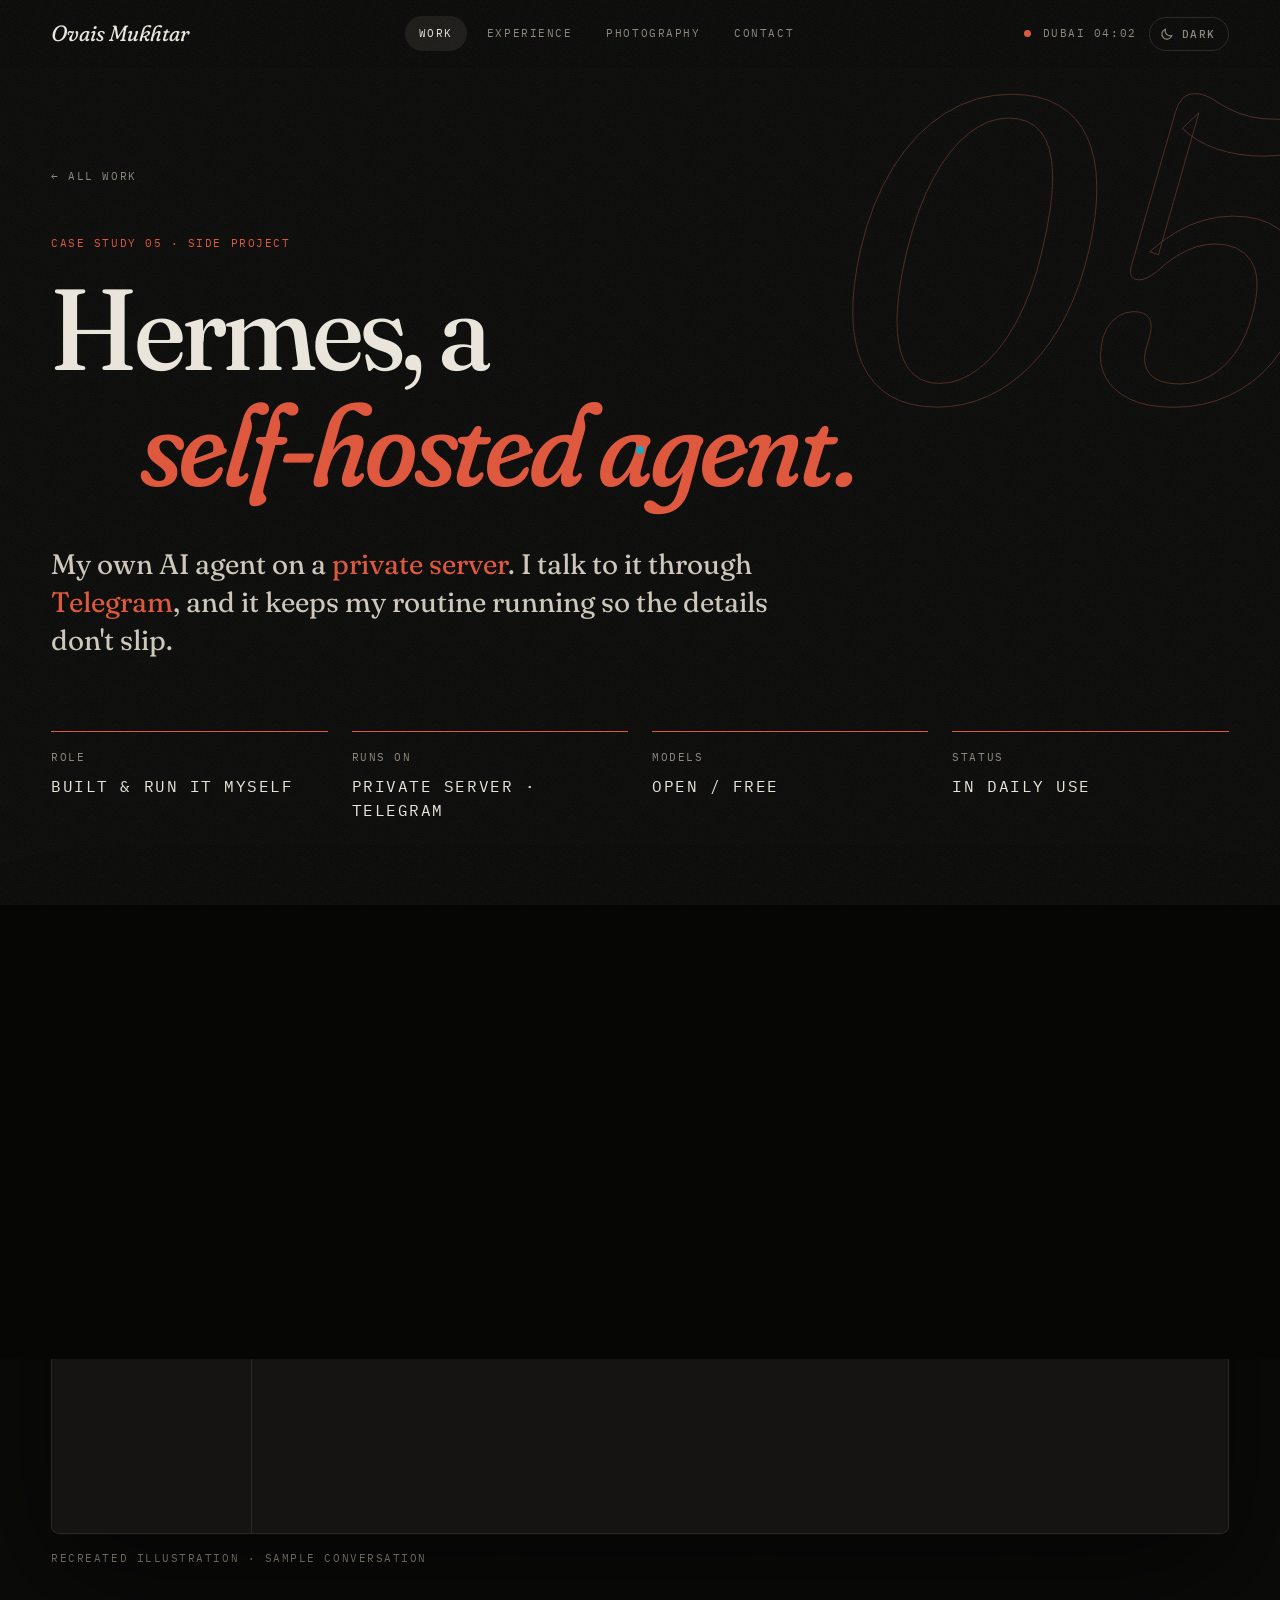
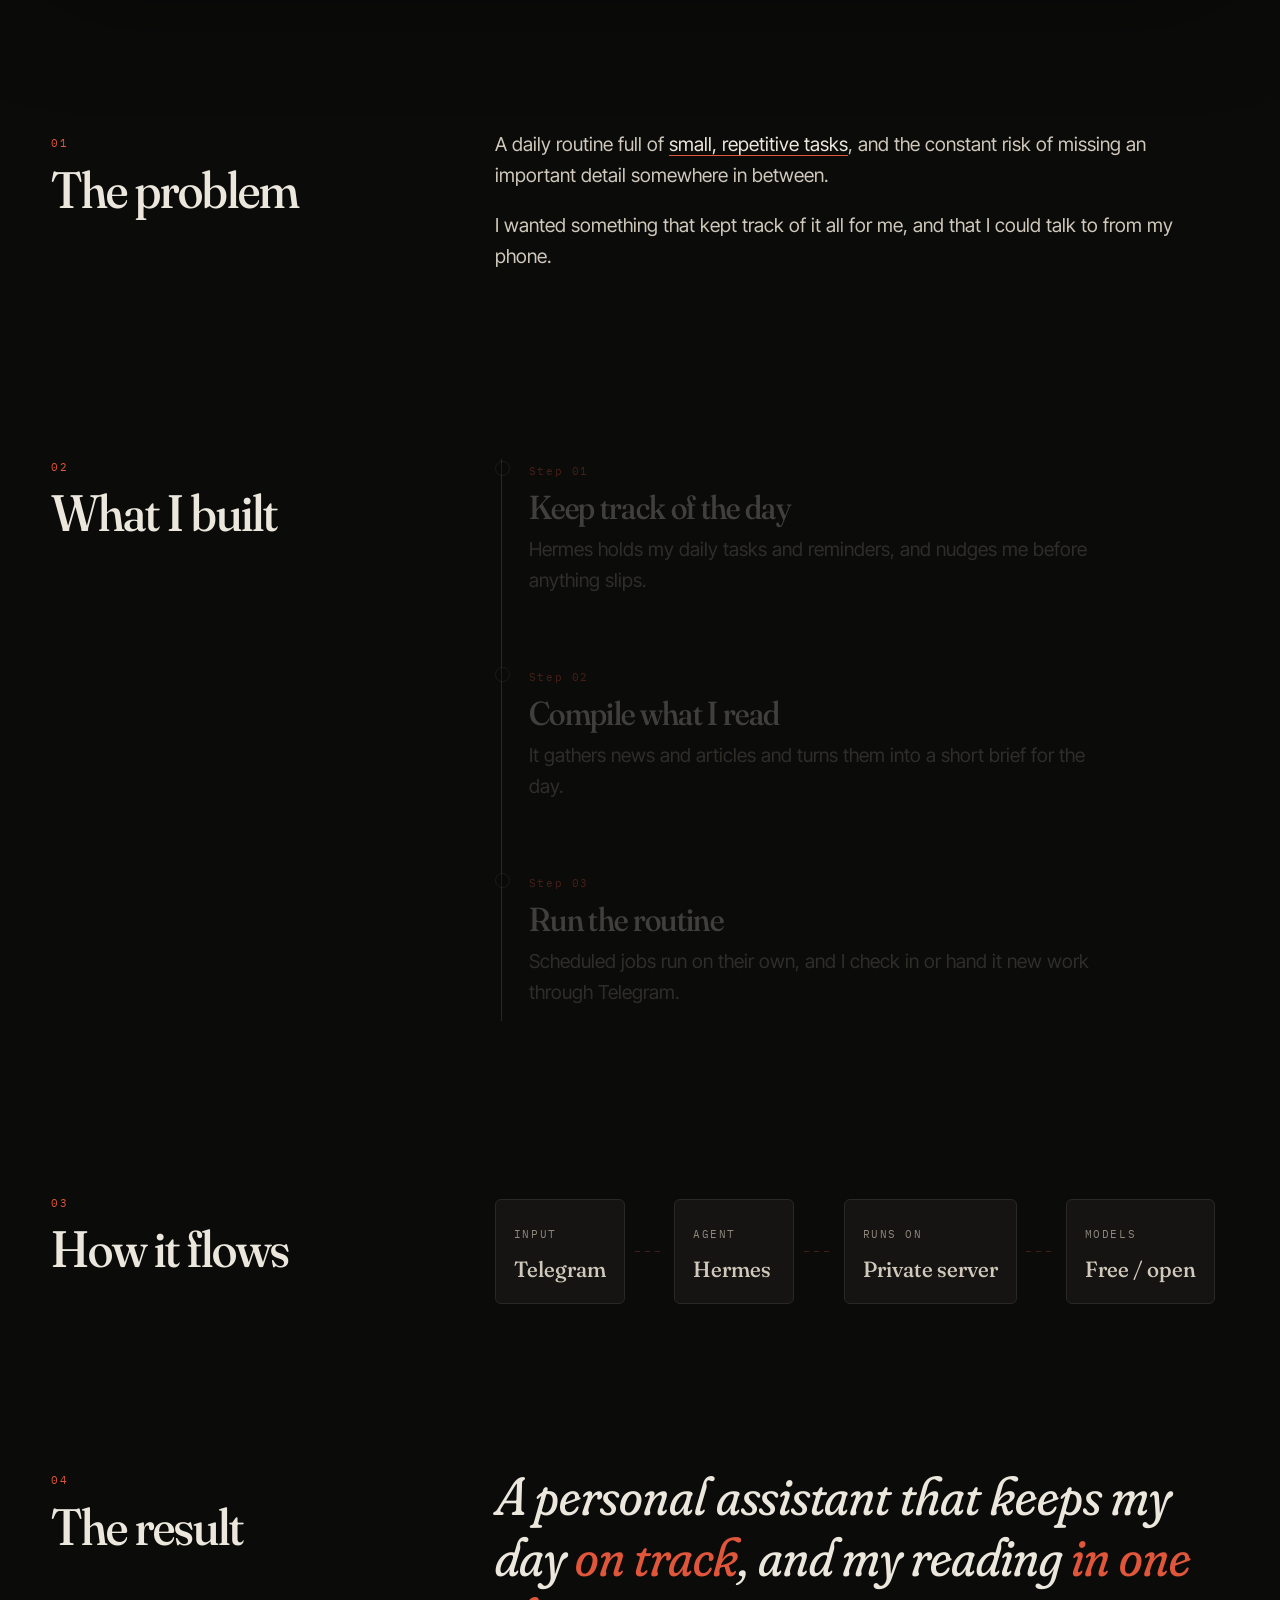
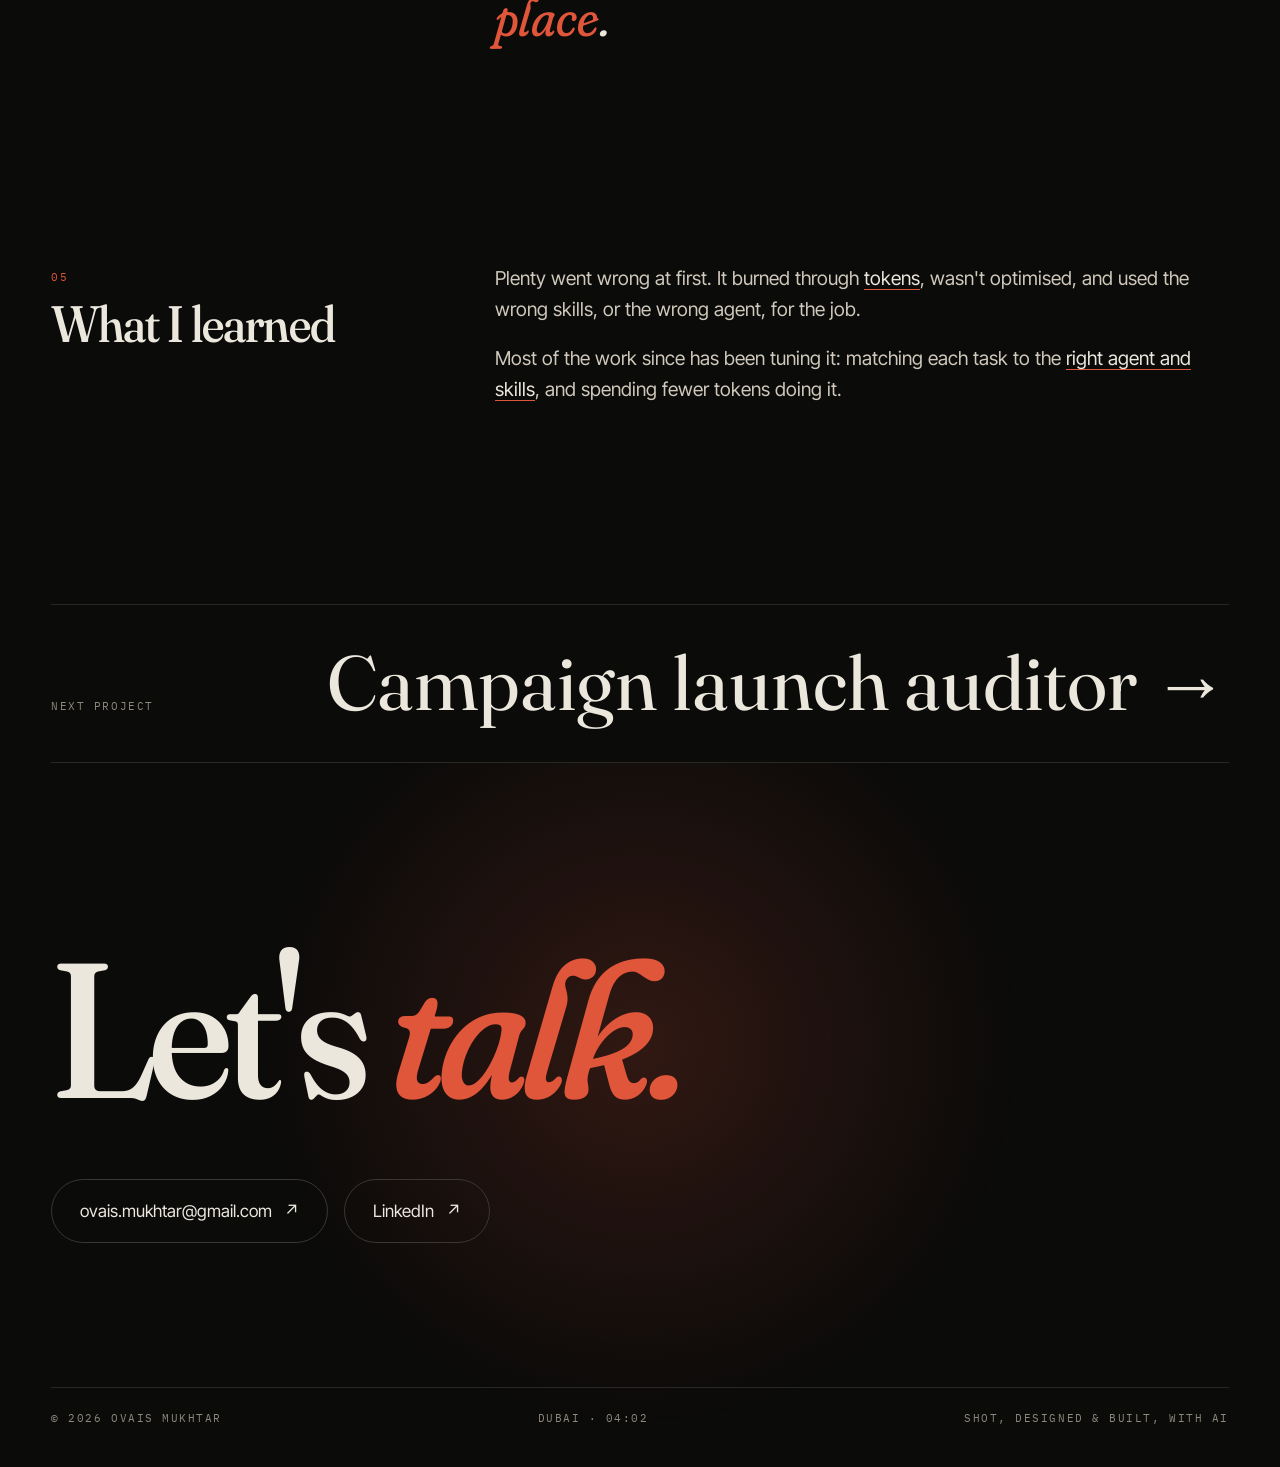
<file: case-hermes.html>
<!DOCTYPE html>
<html lang="en">
<head>
<meta charset="utf-8">
<!-- seo -->
<title>Hermes, a self-hosted agent · Case study · Ovais Mukhtar</title>
<meta name="description" content="My own AI agent on a private server, run through Telegram on free models. It keeps my daily tasks on track and compiles what I read.">
<link rel="canonical" href="https://ovaismukhtar.com/case-hermes.html">
<link rel="icon" href="favicon.svg" type="image/svg+xml">
<meta property="og:type" content="article">
<meta property="og:site_name" content="Ovais Mukhtar">
<meta property="og:title" content="Hermes, a self-hosted agent · Case study · Ovais Mukhtar">
<meta property="og:description" content="My own AI agent on a private server, run through Telegram on free models. It keeps my daily tasks on track and compiles what I read.">
<meta property="og:url" content="https://ovaismukhtar.com/case-hermes.html">
<meta property="og:image" content="https://ovaismukhtar.com/img/og-card.jpg">
<meta property="og:image:width" content="1200">
<meta property="og:image:height" content="630">
<meta property="og:image:alt" content="Ovais Mukhtar: I build digital things that work, and frame the world around them.">
<meta name="twitter:card" content="summary_large_image">
<meta name="twitter:title" content="Hermes, a self-hosted agent · Case study · Ovais Mukhtar">
<meta name="twitter:description" content="My own AI agent on a private server, run through Telegram on free models. It keeps my daily tasks on track and compiles what I read.">
<meta name="twitter:image" content="https://ovaismukhtar.com/img/og-card.jpg">
<!-- /seo -->
<meta name="theme-color" content="#0B0B0A">
<script>try{if(localStorage.getItem('ovy-theme')==='light'){document.documentElement.setAttribute('data-theme','light');document.querySelector('meta[name="theme-color"]').setAttribute('content','#F3EFE7')}}catch(e){}</script>
<script type="application/ld+json">{"@context": "https://schema.org", "@type": "Article", "headline": "Hermes, a self-hosted agent · Case study · Ovais Mukhtar", "description": "My own AI agent on a private server, run through Telegram on free models. It keeps my daily tasks on track and compiles what I read.", "url": "https://ovaismukhtar.com/case-hermes.html", "image": "https://ovaismukhtar.com/img/og-card.jpg", "datePublished": "2026-11-24", "dateModified": "2026-11-28", "author": {"@type": "Person", "name": "Ovais Mukhtar", "url": "https://ovaismukhtar.com/"}, "publisher": {"@type": "Person", "name": "Ovais Mukhtar", "url": "https://ovaismukhtar.com/"}, "mainEntityOfPage": "https://ovaismukhtar.com/case-hermes.html"}</script>
<meta name="viewport" content="width=device-width, initial-scale=1">
<link rel="preconnect" href="https://fonts.googleapis.com">
<link rel="preconnect" href="https://fonts.gstatic.com" crossorigin>
<link href="https://fonts.googleapis.com/css2?family=Fraunces:ital,opsz,wght,SOFT@0,9..144,400..500,0..100;1,9..144,400..500,0..100&family=IBM+Plex+Mono:wght@400;500&family=Inter+Tight:wght@400;500&display=swap" rel="stylesheet">
<link rel="stylesheet" href="site.css">
<style>
/* hero */
.cs{padding:clamp(120px,18vh,180px) var(--pad) 8vh;position:relative;overflow:hidden}
.cs .back{display:inline-flex;gap:10px;color:var(--mute);transition:color .3s}
.cs .back:hover{color:var(--ink)}
.cs .k{display:block;color:var(--red);margin:48px 0 22px}
.cs .bgno{position:absolute;right:-2vw;top:8vh;font-family:var(--serif);font-style:italic;font-size:clamp(220px,34vw,560px);line-height:.8;color:transparent;-webkit-text-stroke:1px #2e2b27;font-variation-settings:'opsz' 144,'SOFT' 100;pointer-events:none;transition:-webkit-text-stroke-color 1.6s 1s}
.ready .cs .bgno{-webkit-text-stroke-color:#4d2a22}
.cs h1{position:relative;margin:0;font-size:clamp(52px,9vw,160px);line-height:.95}
.cs h1 .rv:nth-child(2){padding-left:7vw}
.cs h1 em{color:var(--red);font-style:italic}
.cs .lede{position:relative;margin:5vh 0 0;max-width:760px;font-family:var(--serif);font-weight:400;font-variation-settings:'opsz' 36,'SOFT' 50;font-size:clamp(22px,2.2vw,34px);line-height:1.35;color:#cfc8bb;opacity:0;transform:translateY(16px);transition:all 1.1s cubic-bezier(.19,1,.22,1) .6s}
.cs .lede mark{background:none;color:var(--red)}
.ready .cs .lede{opacity:1;transform:none}
.meta{position:relative;display:grid;grid-template-columns:repeat(4,minmax(0,1fr));gap:24px;margin:8vh 0 0;padding:0}
.meta div{position:relative;padding-top:18px}
.meta div::before{content:"";position:absolute;left:0;right:0;top:0;height:1px;background:var(--line)}
.meta div::after{content:"";position:absolute;left:0;top:0;height:1px;width:100%;background:var(--red);transform:scaleX(0);transform-origin:left;transition:transform 1.1s cubic-bezier(.19,1,.22,1)}
.ready .meta div::after{transform:scaleX(1)}
.meta div:nth-child(2)::after{transition-delay:.15s}.meta div:nth-child(3)::after{transition-delay:.3s}.meta div:nth-child(4)::after{transition-delay:.45s}
.meta dt{color:var(--mute)}.meta dd{margin:8px 0 0;font-size:16px}
@media (max-width:760px){.meta{grid-template-columns:repeat(2,minmax(0,1fr))}}

/* live dashboard */
.live{padding:6vh var(--pad) 4vh}
.win{max-width:1180px;margin:0 auto;background:var(--deep);border:1px solid var(--line);border-radius:8px;overflow:hidden;box-shadow:0 40px 120px rgba(0,0,0,.6),0 0 0 1px rgba(224,86,59,.04)}
.win .tb{display:flex;align-items:center;gap:8px;padding:12px 16px;border-bottom:1px solid var(--line);color:var(--mute)}
.win .tb i{width:9px;height:9px;border-radius:50%;background:#2c2a27}
.win .tb span{margin-left:12px}.win .tb .lv{margin-left:auto;display:flex;align-items:center;gap:8px}
.win .tb .lv b{width:6px;height:6px;border-radius:50%;background:#4a4740}
.on .win .tb .lv b{background:var(--red);animation:blink 1.6s steps(2) infinite}
.win .body{display:grid;grid-template-columns:200px minmax(0,1fr)}
.side{padding:22px;border-right:1px solid var(--line);display:flex;flex-direction:column;gap:12px;font-size:13px;color:var(--mute)}
.side .h{margin-top:12px}.side .a{color:var(--ink)}.side .a::before{content:"● ";color:var(--red)}
.main{padding:22px;display:flex;flex-direction:column;gap:18px;min-width:0}
.kpis{display:grid;grid-template-columns:repeat(4,minmax(0,1fr));gap:10px}
.kpi{background:var(--deep2);border:1px solid var(--line);border-radius:4px;padding:14px}
.kpi b{display:block;font-family:var(--serif);font-weight:500;font-size:40px;line-height:1;font-variation-settings:'opsz' 144,'SOFT' 50}
.kpi span{color:var(--mute)}
.kpi.w{border-color:rgba(224,86,59,.5)}.kpi.w b{color:var(--red)}
.tblw{position:relative;overflow-x:auto}
table{width:100%;border-collapse:collapse;font-size:14px;min-width:560px}
th{text-align:left;font-family:var(--mono);font-size:10px;letter-spacing:.12em;text-transform:uppercase;color:var(--mute);font-weight:400;padding:10px;border-bottom:1px solid var(--line)}
td{padding:12px 10px;border-bottom:1px solid #1f1e1b}
td.s{font-family:var(--mono);font-size:11px;letter-spacing:.06em;color:#4a4740;transition:color .4s}
td.s.ok{color:var(--ink)}td.s.bad{color:var(--red);font-weight:500}
td.nt{color:var(--mute);opacity:0;transition:opacity .5s}td.nt.on{opacity:1}
.scan{position:absolute;left:0;right:0;height:2px;top:0;background:var(--red);box-shadow:0 0 16px rgba(224,86,59,.9);opacity:0;pointer-events:none}
.term{background:#070707;border:1px solid var(--line);border-radius:4px;font-family:var(--mono);font-size:13px;padding:14px 16px;line-height:1.7;color:#d8d3c9;min-height:56px}
.term .u{color:var(--red)}
.caret{display:inline-block;width:8px;height:15px;background:#d8d3c9;vertical-align:-2px;animation:blink 1s steps(2) infinite}
.live figcaption{max-width:1180px;margin:16px auto 0;color:#6c675e}
@media (max-width:760px){.win .body{grid-template-columns:1fr}.side{display:none}.kpis{grid-template-columns:repeat(2,minmax(0,1fr))}}

/* story sections */
.story{padding:14vh var(--pad) 0;display:flex;flex-direction:column;gap:18vh}
.blk{display:grid;grid-template-columns:minmax(0,4fr) minmax(0,8fr);gap:24px 6vw}
.blk .lab{position:sticky;top:110px;align-self:start}
.blk .lab .n{color:var(--red)}
.blk .lab h2{margin:10px 0 0;font-size:clamp(36px,4vw,64px);line-height:1}
.blk .txt{font-size:clamp(18px,1.5vw,22px);line-height:1.6;color:#cfc8bb;max-width:720px}
.blk .txt p{margin:0 0 1em}
.blk .txt mark{background:none;color:var(--ink);background-image:linear-gradient(var(--red),var(--red));background-repeat:no-repeat;background-position:0 100%;background-size:0 1px;transition:background-size 1.2s cubic-bezier(.19,1,.22,1)}
.blk.on .txt mark{background-size:100% 1px}
@media (max-width:860px){.blk{grid-template-columns:1fr}.blk .lab{position:static}}

.steps{position:relative;list-style:none;margin:0;padding:0 0 0 34px;display:flex;flex-direction:column;gap:44px}
.steps::before{content:"";position:absolute;left:6px;top:6px;bottom:6px;width:1px;background:var(--line)}
.steps::after{content:"";position:absolute;left:5px;top:6px;width:3px;height:calc(100% - 12px);background:var(--red);transform-origin:top;transform:scaleY(var(--sp,0));box-shadow:0 0 12px rgba(224,86,59,.8)}
.steps li{position:relative;opacity:.28;transition:opacity .6s}
.steps li.lit{opacity:1}
.steps li::before{content:"";position:absolute;left:-34px;top:8px;width:13px;height:13px;border-radius:50%;background:var(--bg);border:1px solid #4a4740;transition:all .5s}
.steps li.lit::before{background:var(--red);border-color:var(--red);box-shadow:0 0 14px rgba(224,86,59,.8)}
.steps .sn{font-family:var(--mono);font-size:11px;letter-spacing:.14em;color:var(--red)}
.steps h3{margin:6px 0 8px;font-size:clamp(26px,2.6vw,40px);line-height:1.1}
.steps p{margin:0;color:var(--mute);max-width:560px}

.flow{display:grid;grid-template-columns:repeat(7,auto);align-items:center;justify-content:space-between;gap:8px;margin-top:10px}
.node{border:1px solid var(--line);border-radius:6px;padding:16px 18px;background:var(--deep);min-width:120px;transition:border-color .5s,box-shadow .5s}
.node .mono{color:var(--mute)}.node b{display:block;margin-top:6px;font-family:var(--serif);font-weight:500;font-size:22px;font-variation-settings:'opsz' 72,'SOFT' 50}
.node.lit{border-color:var(--red);box-shadow:0 0 30px rgba(224,86,59,.18)}
.link{height:1px;min-width:30px;background-image:linear-gradient(90deg,var(--red) 50%,transparent 50%);background-size:10px 1px;opacity:.25;transition:opacity .5s}
.link.lit{opacity:1;animation:flow .6s linear infinite}
@keyframes flow{to{background-position:10px 0}}
@media (max-width:860px){.flow{grid-template-columns:1fr;justify-items:start}.link{width:1px;height:28px;min-width:0;margin-left:30px;background-image:linear-gradient(180deg,var(--red) 50%,transparent 50%);background-size:1px 10px}@keyframes flow{to{background-position:0 10px}}}

.result{font-family:var(--serif);font-style:italic;font-size:clamp(34px,4.2vw,68px);line-height:1.12;margin:0;font-variation-settings:'opsz' 144,'SOFT' 100;color:var(--ink)}
.result em{color:var(--red)}
.ph-note{color:#6c675e;margin-top:18px}
.end{padding:20vh 0 0}
.chat{display:flex;flex-direction:column;gap:10px;min-height:300px}
.msg{max-width:78%;padding:10px 14px;border-radius:14px;font-size:14px;line-height:1.5;opacity:0;transform:translateY(10px);transition:opacity .45s,transform .45s cubic-bezier(.19,1,.22,1)}
.msg.in{opacity:1;transform:none}
.msg.h{align-self:flex-start;background:var(--deep2);border:1px solid var(--line);border-bottom-left-radius:4px}
.msg.y{align-self:flex-end;background:rgba(224,86,59,.14);border:1px solid rgba(224,86,59,.35);border-bottom-right-radius:4px}
.msg .w{display:block;font-family:var(--mono);font-size:10px;letter-spacing:.12em;text-transform:uppercase;color:var(--mute);margin-bottom:4px}
.typing{align-self:flex-start;display:flex;gap:4px;padding:12px 14px;border-radius:14px;background:var(--deep2);border:1px solid var(--line);opacity:0;transition:opacity .3s}
.typing.in{opacity:1}
.typing i{width:6px;height:6px;border-radius:50%;background:var(--mute);animation:tp 1s infinite}
.typing i:nth-child(2){animation-delay:.15s}.typing i:nth-child(3){animation-delay:.3s}
@keyframes tp{0%,60%,100%{opacity:.3;transform:none}30%{opacity:1;transform:translateY(-3px)}}

</style>
<link rel="stylesheet" href="theme.css">
</head>
<body>
<div class="grain" aria-hidden="true"></div>
<div id="cur" aria-hidden="true"><div class="dot"></div><div class="vf"><i></i><i></i><i></i><i></i><span>VIEW</span></div></div>

<nav class="top" id="nav" aria-label="Main">
<a href="index.html" class="name">Ovais Mukhtar</a>
<ul class="mono"><li><a href="index.html#work" class="act">Work</a></li><li><a href="index.html#exp">Experience</a></li><li><a href="photography.html">Photography</a></li><li><a href="#contact">Contact</a></li></ul>
<div class="rec mono"><b></b><span data-clock="Dubai {t}">Dubai</span></div>
</nav>

<main>
<header class="cs">
<span class="bgno" aria-hidden="true">05</span>
<a class="back mono" href="index.html#work">← All work</a>
<span class="k mono">Case study 05 · Side project</span>
<h1 aria-label="Hermes, a self-hosted agent"><span class="rv"><span>Hermes, a</span></span><span class="rv"><span><em>self-hosted agent.</em></span></span></h1>
<p class="lede">My own AI agent on a <mark>private server</mark>. I talk to it through <mark>Telegram</mark>, and it keeps my routine running so the details don't slip.</p>
<dl class="meta mono">
<div><dt>Role</dt><dd>Built &amp; run it myself</dd></div>
<div><dt>Runs on</dt><dd>Private server · Telegram</dd></div>
<div><dt>Models</dt><dd>Open / free</dd></div>
<div><dt>Status</dt><dd>In daily use</dd></div>
</dl>
</header>

<figure class="live" id="live" style="margin:0">
<div class="win">
<div class="tb mono"><i></i><i></i><i></i><span>Telegram · Hermes</span><span class="lv"><b></b>Online</span></div>
<div class="body">
<div class="side mono"><span>Today</span><span class="a">Daily brief</span><span>Tasks</span><span>Reading list</span><span>Schedule</span><span class="h">Agent</span><span class="a">Private server</span><span>Free models</span></div>
<div class="main">
<div class="kpis mono">
<div class="kpi"><b data-to="3">3</b><span>Tasks today</span></div>
<div class="kpi"><b data-to="2">2</b><span>Follow-ups</span></div>
<div class="kpi w"><b data-to="5">5</b><span>Articles</span></div>
<div class="kpi"><b data-to="4">4</b><span>Reminders</span></div>
</div>
<div class="chat" id="chat">
<div class="msg h"><span class="w">Hermes · 07:30</span>Morning. Your brief is ready: 3 tasks, 2 follow-ups and 5 articles worth your time.</div>
<div class="msg y"><span class="w">You</span>What's first?</div>
<div class="msg h"><span class="w">Hermes</span>The 11:00 review. I've drafted both follow-ups, ready for you to send.</div>
<div class="msg y"><span class="w">You</span>And the reading?</div>
<div class="msg h"><span class="w">Hermes</span>Five picks on AI tools and e-commerce, summarised in a two-minute read.</div>
<div class="typing"><i></i><i></i><i></i></div>
</div>
</div>
</div>
</div>
<figcaption class="mono">Recreated illustration · sample conversation</figcaption>
</figure>

<div class="story">

<section class="blk">
<div class="lab"><span class="n mono">01</span><h2>The problem</h2></div>
<div class="txt">
<p>A daily routine full of <mark>small, repetitive tasks</mark>, and the constant risk of missing an important detail somewhere in between.</p>
<p>I wanted something that kept track of it all for me, and that I could talk to from my phone.</p>
</div>
</section>

<section class="blk">
<div class="lab"><span class="n mono">02</span><h2>What I built</h2></div>
<div class="txt">
<ol class="steps" id="steps">
<li><span class="sn">Step 01</span><h3>Keep track of the day</h3><p>Hermes holds my daily tasks and reminders, and nudges me before anything slips.</p></li>
<li><span class="sn">Step 02</span><h3>Compile what I read</h3><p>It gathers news and articles and turns them into a short brief for the day.</p></li>
<li><span class="sn">Step 03</span><h3>Run the routine</h3><p>Scheduled jobs run on their own, and I check in or hand it new work through Telegram.</p></li>
</ol>
</div>
</section>

<section class="blk">
<div class="lab"><span class="n mono">03</span><h2>How it flows</h2></div>
<div class="txt">
<div class="flow" id="flow">
<div class="node"><span class="mono">Input</span><b>Telegram</b></div><span class="link"></span>
<div class="node"><span class="mono">Agent</span><b>Hermes</b></div><span class="link"></span>
<div class="node"><span class="mono">Runs on</span><b>Private server</b></div><span class="link"></span>
<div class="node"><span class="mono">Models</span><b>Free / open</b></div>
</div>
</div>
</section>

<section class="blk">
<div class="lab"><span class="n mono">04</span><h2>The result</h2></div>
<div class="txt">
<p class="result">A personal assistant that keeps my day <em>on track</em>, and my reading <em>in one place</em>.</p>
</div>
</section>

<section class="blk">
<div class="lab"><span class="n mono">05</span><h2>What I learned</h2></div>
<div class="txt">
<p>Plenty went wrong at first. It burned through <mark>tokens</mark>, wasn't optimised, and used the wrong skills, or the wrong agent, for the job.</p>
<p>Most of the work since has been tuning it: matching each task to the <mark>right agent and skills</mark>, and spending fewer tokens doing it.</p>
</div>
</section>

</div>

<div class="end">
<a class="next" href="case-launch-auditor.html"><span class="k mono">Next project</span><span class="n">Campaign launch auditor →</span></a>
</div>

<section class="closing" id="contact">
<h2>Let's <em>talk.</em></h2>
<div class="cta">
<a class="mag" href="mailto:ovais.mukhtar@gmail.com">ovais.mukhtar@gmail.com <span aria-hidden="true">↗</span></a>
<a class="mag" href="https://ae.linkedin.com/in/ovais">LinkedIn <span aria-hidden="true">↗</span></a>
</div>
<footer class="mono"><span>© 2026 Ovais Mukhtar</span><span data-clock="Dubai · {t}">Dubai</span><span>Shot, designed &amp; built, with AI</span></footer>
</section>
</main>



<script src="site.js"></script>
<script>
(function(){
var $=function(s,c){return (c||document).querySelector(s)}, $$=function(s,c){return Array.prototype.slice.call((c||document).querySelectorAll(s))};
var clamp=function(v,a,b){return Math.max(a,Math.min(b,v))}, ease=function(t){return 1-Math.pow(1-t,3)};
var reduce=Site.reduce;

/* header entrance */
$$('.cs .rv').forEach(function(r,i){ r.firstElementChild.style.transitionDelay=(.15+i*.12)+'s'; });
setTimeout(function(){ document.body.classList.add('ready'); $$('.cs .rv').forEach(function(r){ r.classList.add('on'); }); }, reduce?0:350);

/* live chat: replays every time it comes back into view */
var live=$('#live'), timers=[], tok=0;
function later(fn,ms){ timers.push(setTimeout(fn,ms)); }
function reset(){ timers.forEach(clearTimeout); timers=[]; tok++; live.classList.remove('on');
  $$('[data-to]',live).forEach(function(el){ el.textContent='0'; }); $$('.msg,.typing',live).forEach(function(m){ m.classList.remove('in'); }); }
function run(){
  if(live.classList.contains('on')) return; live.classList.add('on'); var my=tok;
  $$('[data-to]',live).forEach(function(el){ var to=+el.getAttribute('data-to'), t0=performance.now(); (function s(n){ if(my!==tok) return; var p=clamp((n-t0)/1200,0,1); el.textContent=Math.round(to*ease(p)); if(p<1) requestAnimationFrame(s); })(t0); });
  var msgs=$$('.msg',live), typ=$('.typing',live), t=400;
  msgs.forEach(function(m){
    if(m.classList.contains('h')){ later(function(){ typ.classList.add('in'); m.parentNode.insertBefore(typ,m); },t); t+=reduce?0:900; later(function(){ typ.classList.remove('in'); m.classList.add('in'); },t); t+=700; }
    else { later(function(){ m.classList.add('in'); },t); t+=900; }
  });
  later(function(){ live.querySelector('#chat').appendChild(typ); },t);
}
new IntersectionObserver(function(es){ var r=es[0].intersectionRatio; if(r>=0.4) run(); else if(r===0) reset(); },{threshold:[0,.4]}).observe(live);

/* story blocks */
var bio=new IntersectionObserver(function(es){ es.forEach(function(en){ if(en.isIntersecting) en.target.classList.add('on'); }); },{threshold:.3});
$$('.blk').forEach(function(b){ bio.observe(b); });

/* steps light up with scroll; flow lights up in sequence */
var steps=$('#steps'), lis=$$('li',steps), flow=$('#flow'), parts=Array.prototype.slice.call(flow.children);
function upd(){ var vh=innerHeight, r=steps.getBoundingClientRect(), p=clamp((vh*0.6-r.top)/r.height,0,1);
  steps.style.setProperty('--sp',p);
  lis.forEach(function(li,i){ li.classList.toggle('lit', p>=(i/lis.length)+0.02 || reduce); });
  var fr=flow.getBoundingClientRect(), fp=clamp((vh*0.85-fr.top)/(vh*0.5),0,1), n=Math.round(fp*parts.length);
  parts.forEach(function(el,i){ el.classList.toggle('lit', i<n || reduce); });
}
var tk=false; addEventListener('scroll',function(){ if(!tk){ tk=true; requestAnimationFrame(function(){ upd(); tk=false; }); } },{passive:true}); upd();

Site.clock(); Site.navScroll(); Site.cursor();
})();
</script>
</body>
</html>
</file>
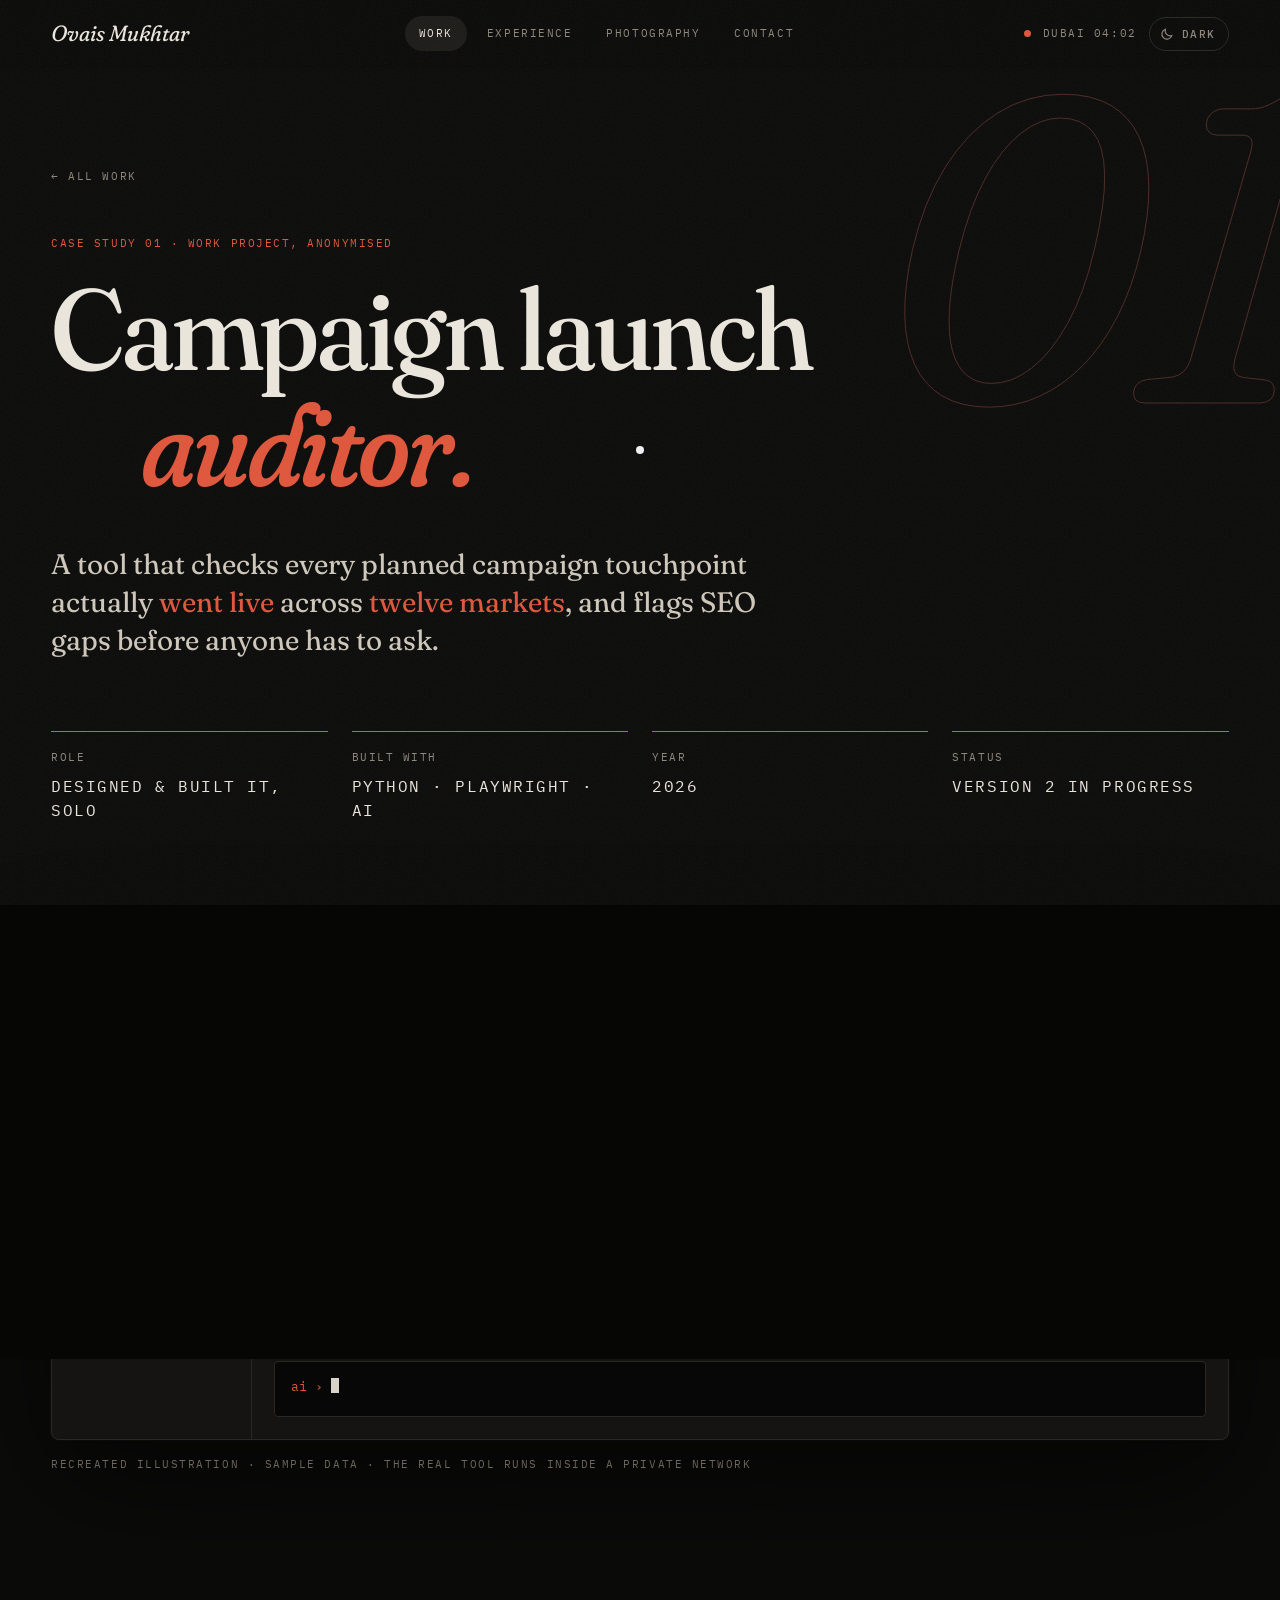
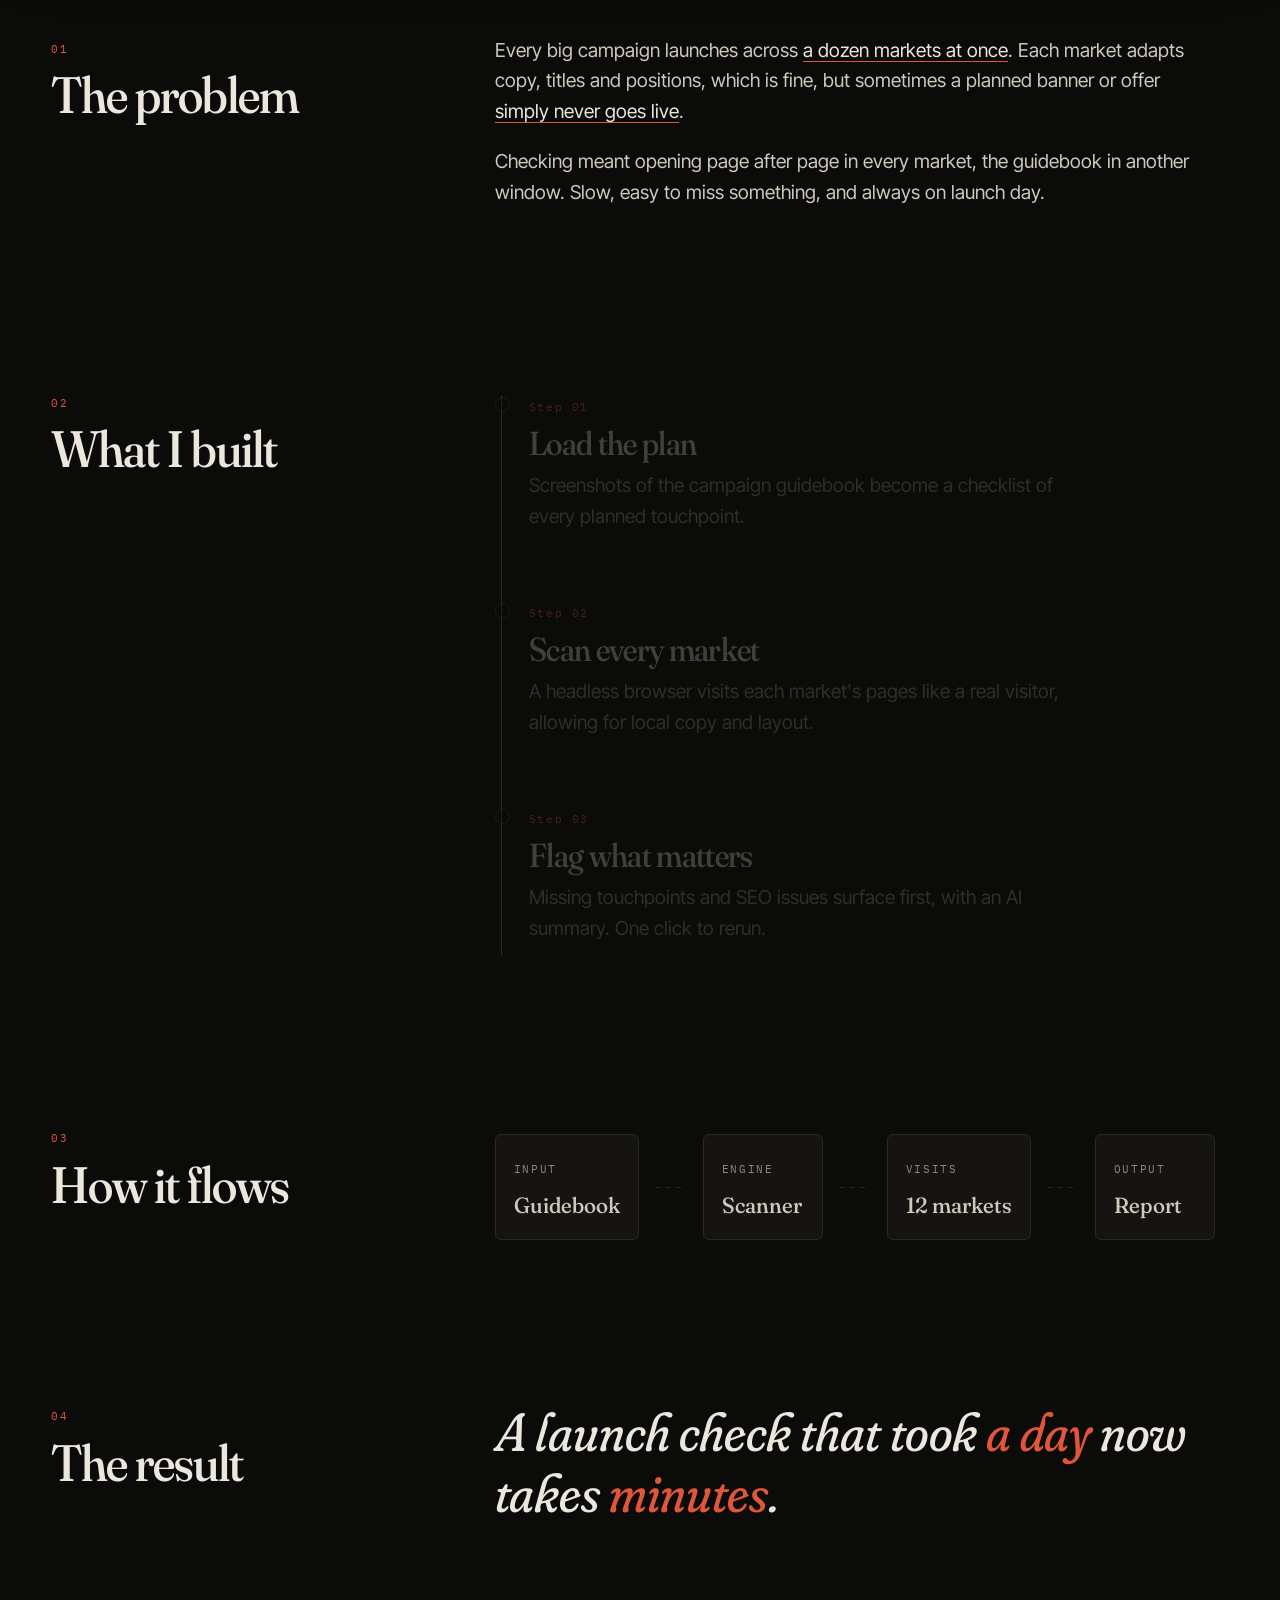
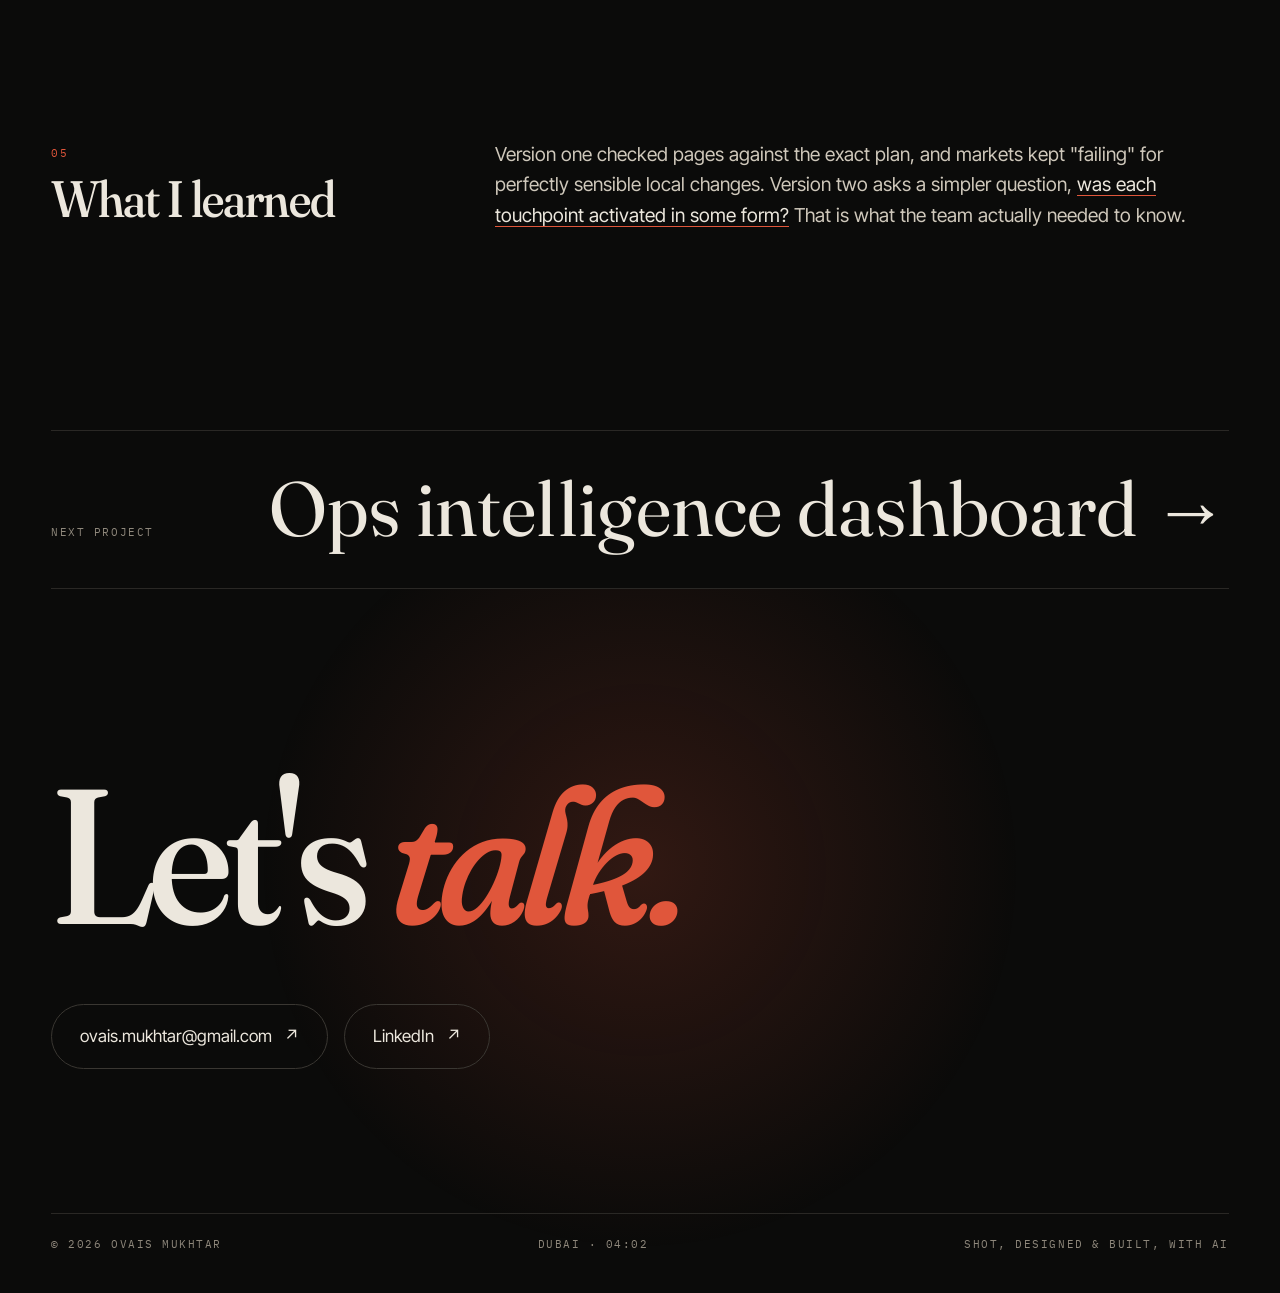
<file: case-launch-auditor.html>
<!DOCTYPE html>
<html lang="en">
<head>
<meta charset="utf-8">
<!-- seo -->
<title>Campaign launch auditor · Case study · Ovais Mukhtar</title>
<meta name="description" content="How I built an AI tool that checks every planned campaign touchpoint went live across twelve markets, and flags SEO gaps before launch day.">
<link rel="canonical" href="https://ovaismukhtar.com/case-launch-auditor.html">
<link rel="icon" href="favicon.svg" type="image/svg+xml">
<meta property="og:type" content="article">
<meta property="og:site_name" content="Ovais Mukhtar">
<meta property="og:title" content="Campaign launch auditor · Case study · Ovais Mukhtar">
<meta property="og:description" content="How I built an AI tool that checks every planned campaign touchpoint went live across twelve markets, and flags SEO gaps before launch day.">
<meta property="og:url" content="https://ovaismukhtar.com/case-launch-auditor.html">
<meta property="og:image" content="https://ovaismukhtar.com/img/og-card.jpg">
<meta property="og:image:width" content="1200">
<meta property="og:image:height" content="630">
<meta property="og:image:alt" content="Ovais Mukhtar: I build digital things that work, and frame the world around them.">
<meta name="twitter:card" content="summary_large_image">
<meta name="twitter:title" content="Campaign launch auditor · Case study · Ovais Mukhtar">
<meta name="twitter:description" content="How I built an AI tool that checks every planned campaign touchpoint went live across twelve markets, and flags SEO gaps before launch day.">
<meta name="twitter:image" content="https://ovaismukhtar.com/img/og-card.jpg">
<!-- /seo -->
<meta name="theme-color" content="#0B0B0A">
<script>try{if(localStorage.getItem('ovy-theme')==='light'){document.documentElement.setAttribute('data-theme','light');document.querySelector('meta[name="theme-color"]').setAttribute('content','#F3EFE7')}}catch(e){}</script>
<script type="application/ld+json">{"@context": "https://schema.org", "@type": "Article", "headline": "Campaign launch auditor · Case study · Ovais Mukhtar", "description": "How I built an AI tool that checks every planned campaign touchpoint went live across twelve markets, and flags SEO gaps before launch day.", "url": "https://ovaismukhtar.com/case-launch-auditor.html", "image": "https://ovaismukhtar.com/img/og-card.jpg", "datePublished": "2026-11-24", "dateModified": "2026-11-28", "author": {"@type": "Person", "name": "Ovais Mukhtar", "url": "https://ovaismukhtar.com/"}, "publisher": {"@type": "Person", "name": "Ovais Mukhtar", "url": "https://ovaismukhtar.com/"}, "mainEntityOfPage": "https://ovaismukhtar.com/case-launch-auditor.html"}</script>
<meta name="viewport" content="width=device-width, initial-scale=1">
<link rel="preconnect" href="https://fonts.googleapis.com">
<link rel="preconnect" href="https://fonts.gstatic.com" crossorigin>
<link href="https://fonts.googleapis.com/css2?family=Fraunces:ital,opsz,wght,SOFT@0,9..144,400..500,0..100;1,9..144,400..500,0..100&family=IBM+Plex+Mono:wght@400;500&family=Inter+Tight:wght@400;500&display=swap" rel="stylesheet">
<link rel="stylesheet" href="site.css">
<style>
/* hero */
.cs{padding:clamp(120px,18vh,180px) var(--pad) 8vh;position:relative;overflow:hidden}
.cs .back{display:inline-flex;gap:10px;color:var(--mute);transition:color .3s}
.cs .back:hover{color:var(--ink)}
.cs .k{display:block;color:var(--red);margin:48px 0 22px}
.cs .bgno{position:absolute;right:-2vw;top:8vh;font-family:var(--serif);font-style:italic;font-size:clamp(220px,34vw,560px);line-height:.8;color:transparent;-webkit-text-stroke:1px #2e2b27;font-variation-settings:'opsz' 144,'SOFT' 100;pointer-events:none;transition:-webkit-text-stroke-color 1.6s 1s}
.ready .cs .bgno{-webkit-text-stroke-color:#4d2a22}
.cs h1{position:relative;margin:0;font-size:clamp(52px,9vw,160px);line-height:.95}
.cs h1 .rv:nth-child(2){padding-left:7vw}
.cs h1 em{color:var(--red);font-style:italic}
.cs .lede{position:relative;margin:5vh 0 0;max-width:760px;font-family:var(--serif);font-weight:400;font-variation-settings:'opsz' 36,'SOFT' 50;font-size:clamp(22px,2.2vw,34px);line-height:1.35;color:#cfc8bb;opacity:0;transform:translateY(16px);transition:all 1.1s cubic-bezier(.19,1,.22,1) .6s}
.cs .lede mark{background:none;color:var(--red)}
.ready .cs .lede{opacity:1;transform:none}
.meta{position:relative;display:grid;grid-template-columns:repeat(4,minmax(0,1fr));gap:24px;margin:8vh 0 0;padding:0}
.meta div{position:relative;padding-top:18px}
.meta div::before{content:"";position:absolute;left:0;right:0;top:0;height:1px;background:var(--line)}
.meta div::after{content:"";position:absolute;left:0;top:0;height:1px;width:100%;background:var(--red);transform:scaleX(0);transform-origin:left;transition:transform 1.1s cubic-bezier(.19,1,.22,1)}
.ready .meta div::after{transform:scaleX(1)}
.meta div:nth-child(2)::after{transition-delay:.15s}.meta div:nth-child(3)::after{transition-delay:.3s}.meta div:nth-child(4)::after{transition-delay:.45s}
.meta dt{color:var(--mute)}.meta dd{margin:8px 0 0;font-size:16px}
@media (max-width:760px){.meta{grid-template-columns:repeat(2,minmax(0,1fr))}}

/* live dashboard */
.live{padding:6vh var(--pad) 4vh}
.win{max-width:1180px;margin:0 auto;background:var(--deep);border:1px solid var(--line);border-radius:8px;overflow:hidden;box-shadow:0 40px 120px rgba(0,0,0,.6),0 0 0 1px rgba(224,86,59,.04)}
.win .tb{display:flex;align-items:center;gap:8px;padding:12px 16px;border-bottom:1px solid var(--line);color:var(--mute)}
.win .tb i{width:9px;height:9px;border-radius:50%;background:#2c2a27}
.win .tb span{margin-left:12px}.win .tb .lv{margin-left:auto;display:flex;align-items:center;gap:8px}
.win .tb .lv b{width:6px;height:6px;border-radius:50%;background:#4a4740}
.on .win .tb .lv b{background:var(--red);animation:blink 1.6s steps(2) infinite}
.win .body{display:grid;grid-template-columns:200px minmax(0,1fr)}
.side{padding:22px;border-right:1px solid var(--line);display:flex;flex-direction:column;gap:12px;font-size:13px;color:var(--mute)}
.side .h{margin-top:12px}.side .a{color:var(--ink)}.side .a::before{content:"● ";color:var(--red)}
.main{padding:22px;display:flex;flex-direction:column;gap:18px;min-width:0}
.kpis{display:grid;grid-template-columns:repeat(4,minmax(0,1fr));gap:10px}
.kpi{background:var(--deep2);border:1px solid var(--line);border-radius:4px;padding:14px}
.kpi b{display:block;font-family:var(--serif);font-weight:500;font-size:40px;line-height:1;font-variation-settings:'opsz' 144,'SOFT' 50}
.kpi span{color:var(--mute)}
.kpi.w{border-color:rgba(224,86,59,.5)}.kpi.w b{color:var(--red)}
.tblw{position:relative;overflow-x:auto}
table{width:100%;border-collapse:collapse;font-size:14px;min-width:560px}
th{text-align:left;font-family:var(--mono);font-size:10px;letter-spacing:.12em;text-transform:uppercase;color:var(--mute);font-weight:400;padding:10px;border-bottom:1px solid var(--line)}
td{padding:12px 10px;border-bottom:1px solid #1f1e1b}
td.s{font-family:var(--mono);font-size:11px;letter-spacing:.06em;color:#4a4740;transition:color .4s}
td.s.ok{color:var(--ink)}td.s.bad{color:var(--red);font-weight:500}
td.nt{color:var(--mute);opacity:0;transition:opacity .5s}td.nt.on{opacity:1}
.scan{position:absolute;left:0;right:0;height:2px;top:0;background:var(--red);box-shadow:0 0 16px rgba(224,86,59,.9);opacity:0;pointer-events:none}
.term{background:#070707;border:1px solid var(--line);border-radius:4px;font-family:var(--mono);font-size:13px;padding:14px 16px;line-height:1.7;color:#d8d3c9;min-height:56px}
.term .u{color:var(--red)}
.caret{display:inline-block;width:8px;height:15px;background:#d8d3c9;vertical-align:-2px;animation:blink 1s steps(2) infinite}
.live figcaption{max-width:1180px;margin:16px auto 0;color:#6c675e}
@media (max-width:760px){.win .body{grid-template-columns:1fr}.side{display:none}.kpis{grid-template-columns:repeat(2,minmax(0,1fr))}}

/* story sections */
.story{padding:14vh var(--pad) 0;display:flex;flex-direction:column;gap:18vh}
.blk{display:grid;grid-template-columns:minmax(0,4fr) minmax(0,8fr);gap:24px 6vw}
.blk .lab{position:sticky;top:110px;align-self:start}
.blk .lab .n{color:var(--red)}
.blk .lab h2{margin:10px 0 0;font-size:clamp(36px,4vw,64px);line-height:1}
.blk .txt{font-size:clamp(18px,1.5vw,22px);line-height:1.6;color:#cfc8bb;max-width:720px}
.blk .txt p{margin:0 0 1em}
.blk .txt mark{background:none;color:var(--ink);background-image:linear-gradient(var(--red),var(--red));background-repeat:no-repeat;background-position:0 100%;background-size:0 1px;transition:background-size 1.2s cubic-bezier(.19,1,.22,1)}
.blk.on .txt mark{background-size:100% 1px}
@media (max-width:860px){.blk{grid-template-columns:1fr}.blk .lab{position:static}}

.steps{position:relative;list-style:none;margin:0;padding:0 0 0 34px;display:flex;flex-direction:column;gap:44px}
.steps::before{content:"";position:absolute;left:6px;top:6px;bottom:6px;width:1px;background:var(--line)}
.steps::after{content:"";position:absolute;left:5px;top:6px;width:3px;height:calc(100% - 12px);background:var(--red);transform-origin:top;transform:scaleY(var(--sp,0));box-shadow:0 0 12px rgba(224,86,59,.8)}
.steps li{position:relative;opacity:.28;transition:opacity .6s}
.steps li.lit{opacity:1}
.steps li::before{content:"";position:absolute;left:-34px;top:8px;width:13px;height:13px;border-radius:50%;background:var(--bg);border:1px solid #4a4740;transition:all .5s}
.steps li.lit::before{background:var(--red);border-color:var(--red);box-shadow:0 0 14px rgba(224,86,59,.8)}
.steps .sn{font-family:var(--mono);font-size:11px;letter-spacing:.14em;color:var(--red)}
.steps h3{margin:6px 0 8px;font-size:clamp(26px,2.6vw,40px);line-height:1.1}
.steps p{margin:0;color:var(--mute);max-width:560px}

.flow{display:grid;grid-template-columns:repeat(7,auto);align-items:center;justify-content:space-between;gap:8px;margin-top:10px}
.node{border:1px solid var(--line);border-radius:6px;padding:16px 18px;background:var(--deep);min-width:120px;transition:border-color .5s,box-shadow .5s}
.node .mono{color:var(--mute)}.node b{display:block;margin-top:6px;font-family:var(--serif);font-weight:500;font-size:22px;font-variation-settings:'opsz' 72,'SOFT' 50}
.node.lit{border-color:var(--red);box-shadow:0 0 30px rgba(224,86,59,.18)}
.link{height:1px;min-width:30px;background-image:linear-gradient(90deg,var(--red) 50%,transparent 50%);background-size:10px 1px;opacity:.25;transition:opacity .5s}
.link.lit{opacity:1;animation:flow .6s linear infinite}
@keyframes flow{to{background-position:10px 0}}
@media (max-width:860px){.flow{grid-template-columns:1fr;justify-items:start}.link{width:1px;height:28px;min-width:0;margin-left:30px;background-image:linear-gradient(180deg,var(--red) 50%,transparent 50%);background-size:1px 10px}@keyframes flow{to{background-position:0 10px}}}

.result{font-family:var(--serif);font-style:italic;font-size:clamp(34px,4.2vw,68px);line-height:1.12;margin:0;font-variation-settings:'opsz' 144,'SOFT' 100;color:var(--ink)}
.result em{color:var(--red)}
.ph-note{color:#6c675e;margin-top:18px}
.end{padding:20vh 0 0}
</style>
<link rel="stylesheet" href="theme.css">
</head>
<body>
<div class="grain" aria-hidden="true"></div>
<div id="cur" aria-hidden="true"><div class="dot"></div><div class="vf"><i></i><i></i><i></i><i></i><span>VIEW</span></div></div>

<nav class="top" id="nav" aria-label="Main">
<a href="index.html" class="name">Ovais Mukhtar</a>
<ul class="mono"><li><a href="index.html#work" class="act">Work</a></li><li><a href="index.html#exp">Experience</a></li><li><a href="photography.html">Photography</a></li><li><a href="#contact">Contact</a></li></ul>
<div class="rec mono"><b></b><span data-clock="Dubai {t}">Dubai</span></div>
</nav>

<main>
<header class="cs">
<span class="bgno" aria-hidden="true">01</span>
<a class="back mono" href="index.html#work">← All work</a>
<span class="k mono">Case study 01 · Work project, anonymised</span>
<h1 aria-label="Campaign launch auditor"><span class="rv"><span>Campaign launch</span></span><span class="rv"><span><em>auditor.</em></span></span></h1>
<p class="lede">A tool that checks every planned campaign touchpoint actually <mark>went live</mark> across <mark>twelve markets</mark>, and flags SEO gaps before anyone has to ask.</p>
<dl class="meta mono">
<div><dt>Role</dt><dd>Designed &amp; built it, solo</dd></div>
<div><dt>Built with</dt><dd>Python · Playwright · AI</dd></div>
<div><dt>Year</dt><dd>2026</dd></div>
<div><dt>Status</dt><dd>Version 2 in progress</dd></div>
</dl>
</header>

<figure class="live" id="live" style="margin:0">
<div class="win">
<div class="tb mono"><i></i><i></i><i></i><span>Launch check · Campaign 07</span><span class="lv"><b></b>Scanning</span></div>
<div class="body">
<div class="side mono"><span>Campaigns</span><span class="a">Campaign 07</span><span>Campaign 06</span><span>Campaign 05</span><span class="h">Checks</span><span class="a">Touchpoints</span><span>SEO &amp; GEO</span><span>Guideline match</span></div>
<div class="main">
<div class="kpis mono">
<div class="kpi"><b data-to="96">96</b><span>Planned</span></div>
<div class="kpi"><b data-to="91">91</b><span>Live</span></div>
<div class="kpi w"><b data-to="5">5</b><span>Need a look</span></div>
<div class="kpi"><b data-to="12">12</b><span>Markets</span></div>
</div>
<div class="tblw" id="tblw"><div class="scan" id="scan"></div>
<table>
<thead><tr><th>Touchpoint</th><th>Market A</th><th>Market B</th><th>Market C</th><th>Market D</th><th>Note</th></tr></thead>
<tbody>
<tr><td>Home hero banner</td><td class="s">● Live</td><td class="s">● Live</td><td class="s">● Live</td><td class="s">● Live</td><td class="nt">Copy localised, OK</td></tr>
<tr><td>Offer strip</td><td class="s">● Live</td><td class="s" data-bad>○ Missing</td><td class="s">● Live</td><td class="s">● Live</td><td class="nt">Not found on page</td></tr>
<tr><td>Product grid</td><td class="s">● Live</td><td class="s">● Live</td><td class="s" data-bad>◐ Moved</td><td class="s">● Live</td><td class="nt">Position 4, planned 2</td></tr>
<tr><td>Meta title &amp; description</td><td class="s">● Pass</td><td class="s">● Pass</td><td class="s">● Pass</td><td class="s" data-bad>○ Too long</td><td class="nt">72 characters</td></tr>
</tbody>
</table>
</div>
<div class="term" data-type="3 issues across 3 markets. Offer strip missing in Market B is the priority. It's on the launch checklist."><span class="u">ai ›</span> <span class="tt"></span><span class="caret"></span></div>
</div>
</div>
</div>
<figcaption class="mono">Recreated illustration · sample data · the real tool runs inside a private network</figcaption>
</figure>

<div class="story">

<section class="blk">
<div class="lab"><span class="n mono">01</span><h2>The problem</h2></div>
<div class="txt">
<p>Every big campaign launches across <mark>a dozen markets at once</mark>. Each market adapts copy, titles and positions, which is fine, but sometimes a planned banner or offer <mark>simply never goes live</mark>.</p>
<p>Checking meant opening page after page in every market, the guidebook in another window. Slow, easy to miss something, and always on launch day.</p>
</div>
</section>

<section class="blk">
<div class="lab"><span class="n mono">02</span><h2>What I built</h2></div>
<div class="txt">
<ol class="steps" id="steps">
<li><span class="sn">Step 01</span><h3>Load the plan</h3><p>Screenshots of the campaign guidebook become a checklist of every planned touchpoint.</p></li>
<li><span class="sn">Step 02</span><h3>Scan every market</h3><p>A headless browser visits each market's pages like a real visitor, allowing for local copy and layout.</p></li>
<li><span class="sn">Step 03</span><h3>Flag what matters</h3><p>Missing touchpoints and SEO issues surface first, with an AI summary. One click to rerun.</p></li>
</ol>
</div>
</section>

<section class="blk">
<div class="lab"><span class="n mono">03</span><h2>How it flows</h2></div>
<div class="txt">
<div class="flow" id="flow">
<div class="node"><span class="mono">Input</span><b>Guidebook</b></div><span class="link"></span>
<div class="node"><span class="mono">Engine</span><b>Scanner</b></div><span class="link"></span>
<div class="node"><span class="mono">Visits</span><b>12 markets</b></div><span class="link"></span>
<div class="node"><span class="mono">Output</span><b>Report</b></div>
</div>
</div>
</section>

<section class="blk">
<div class="lab"><span class="n mono">04</span><h2>The result</h2></div>
<div class="txt">
<p class="result">A launch check that took <em>a day</em> now takes <em>minutes</em>.</p>

</div>
</section>

<section class="blk">
<div class="lab"><span class="n mono">05</span><h2>What I learned</h2></div>
<div class="txt">
<p>Version one checked pages against the exact plan, and markets kept "failing" for perfectly sensible local changes. Version two asks a simpler question, <mark>was each touchpoint activated in some form?</mark> That is what the team actually needed to know.</p>
</div>
</section>

</div>

<div class="end">
<a class="next" href="case-ops-dashboard.html"><span class="k mono">Next project</span><span class="n">Ops intelligence dashboard →</span></a>
</div>

<section class="closing" id="contact">
<h2>Let's <em>talk.</em></h2>
<div class="cta">
<a class="mag" href="mailto:ovais.mukhtar@gmail.com">ovais.mukhtar@gmail.com <span aria-hidden="true">↗</span></a>
<a class="mag" href="https://ae.linkedin.com/in/ovais">LinkedIn <span aria-hidden="true">↗</span></a>
</div>
<footer class="mono"><span>© 2026 Ovais Mukhtar</span><span data-clock="Dubai · {t}">Dubai</span><span>Shot, designed &amp; built, with AI</span></footer>
</section>
</main>



<script src="site.js"></script>
<script>
(function(){
var $=function(s,c){return (c||document).querySelector(s)}, $$=function(s,c){return Array.prototype.slice.call((c||document).querySelectorAll(s))};
var clamp=function(v,a,b){return Math.max(a,Math.min(b,v))}, ease=function(t){return 1-Math.pow(1-t,3)};
var reduce=Site.reduce;

/* header entrance */
$$('.cs .rv').forEach(function(r,i){ r.firstElementChild.style.transitionDelay=(.15+i*.12)+'s'; });
setTimeout(function(){ document.body.classList.add('ready'); $$('.cs .rv').forEach(function(r){ r.classList.add('on'); }); }, reduce?0:350);

/* live dashboard — replays every time it comes back into view */
var live=$('#live'), timers=[], tok=0;
function later(fn,ms){ timers.push(setTimeout(fn,ms)); }
function reset(){ timers.forEach(clearTimeout); timers=[]; tok++; live.classList.remove('on');
  $$('[data-to]',live).forEach(function(el){ el.textContent='0'; }); $$('td.s',live).forEach(function(c){ c.classList.remove('ok','bad'); });
  $$('td.nt',live).forEach(function(c){ c.classList.remove('on'); }); $('.tt',live).textContent=''; $('#scan').style.opacity=0; }
function run(){
  if(live.classList.contains('on')) return; live.classList.add('on'); var my=tok;
  $$('[data-to]',live).forEach(function(el){ var to=+el.getAttribute('data-to'), t0=performance.now(); (function s(n){ if(my!==tok) return; var p=clamp((n-t0)/1600,0,1); el.textContent=Math.round(to*ease(p)); if(p<1) requestAnimationFrame(s); })(t0); });
  var rows=$$('tbody tr',live), scan=$('#scan'), wrapR=$('#tblw');
  rows.forEach(function(r,i){ later(function(){
      scan.style.opacity=1; scan.style.transition='top .5s cubic-bezier(.19,1,.22,1)'; scan.style.top=(r.offsetTop+r.offsetHeight)+'px';
      $$('td.s',r).forEach(function(c,k){ later(function(){ c.classList.add(c.hasAttribute('data-bad')?'bad':'ok'); },k*140); });
      later(function(){ $('td.nt',r).classList.add('on'); },600);
    },700+i*800); });
  later(function(){ scan.style.opacity=0; },700+rows.length*800+300);
  var term=$('.term',live), tt=$('.tt',term), str=term.getAttribute('data-type'), j=0;
  later(function k(){ tt.textContent=str.slice(0,j); j++; if(j<=str.length) later(k, str.charAt(j)===' '?14:24); },700+rows.length*800+500);
}
new IntersectionObserver(function(es){ var r=es[0].intersectionRatio; if(r>=0.4) run(); else if(r===0) reset(); },{threshold:[0,.4]}).observe(live);

/* story blocks */
var bio=new IntersectionObserver(function(es){ es.forEach(function(en){ if(en.isIntersecting) en.target.classList.add('on'); }); },{threshold:.3});
$$('.blk').forEach(function(b){ bio.observe(b); });

/* steps light up with scroll; flow lights up in sequence */
var steps=$('#steps'), lis=$$('li',steps), flow=$('#flow'), parts=Array.prototype.slice.call(flow.children);
function upd(){ var vh=innerHeight, r=steps.getBoundingClientRect(), p=clamp((vh*0.6-r.top)/r.height,0,1);
  steps.style.setProperty('--sp',p);
  lis.forEach(function(li,i){ li.classList.toggle('lit', p>=(i/lis.length)+0.02 || reduce); });
  var fr=flow.getBoundingClientRect(), fp=clamp((vh*0.85-fr.top)/(vh*0.5),0,1), n=Math.round(fp*parts.length);
  parts.forEach(function(el,i){ el.classList.toggle('lit', i<n || reduce); });
}
var tk=false; addEventListener('scroll',function(){ if(!tk){ tk=true; requestAnimationFrame(function(){ upd(); tk=false; }); } },{passive:true}); upd();

Site.clock(); Site.navScroll(); Site.cursor();
})();
</script>
</body>
</html>
</file>
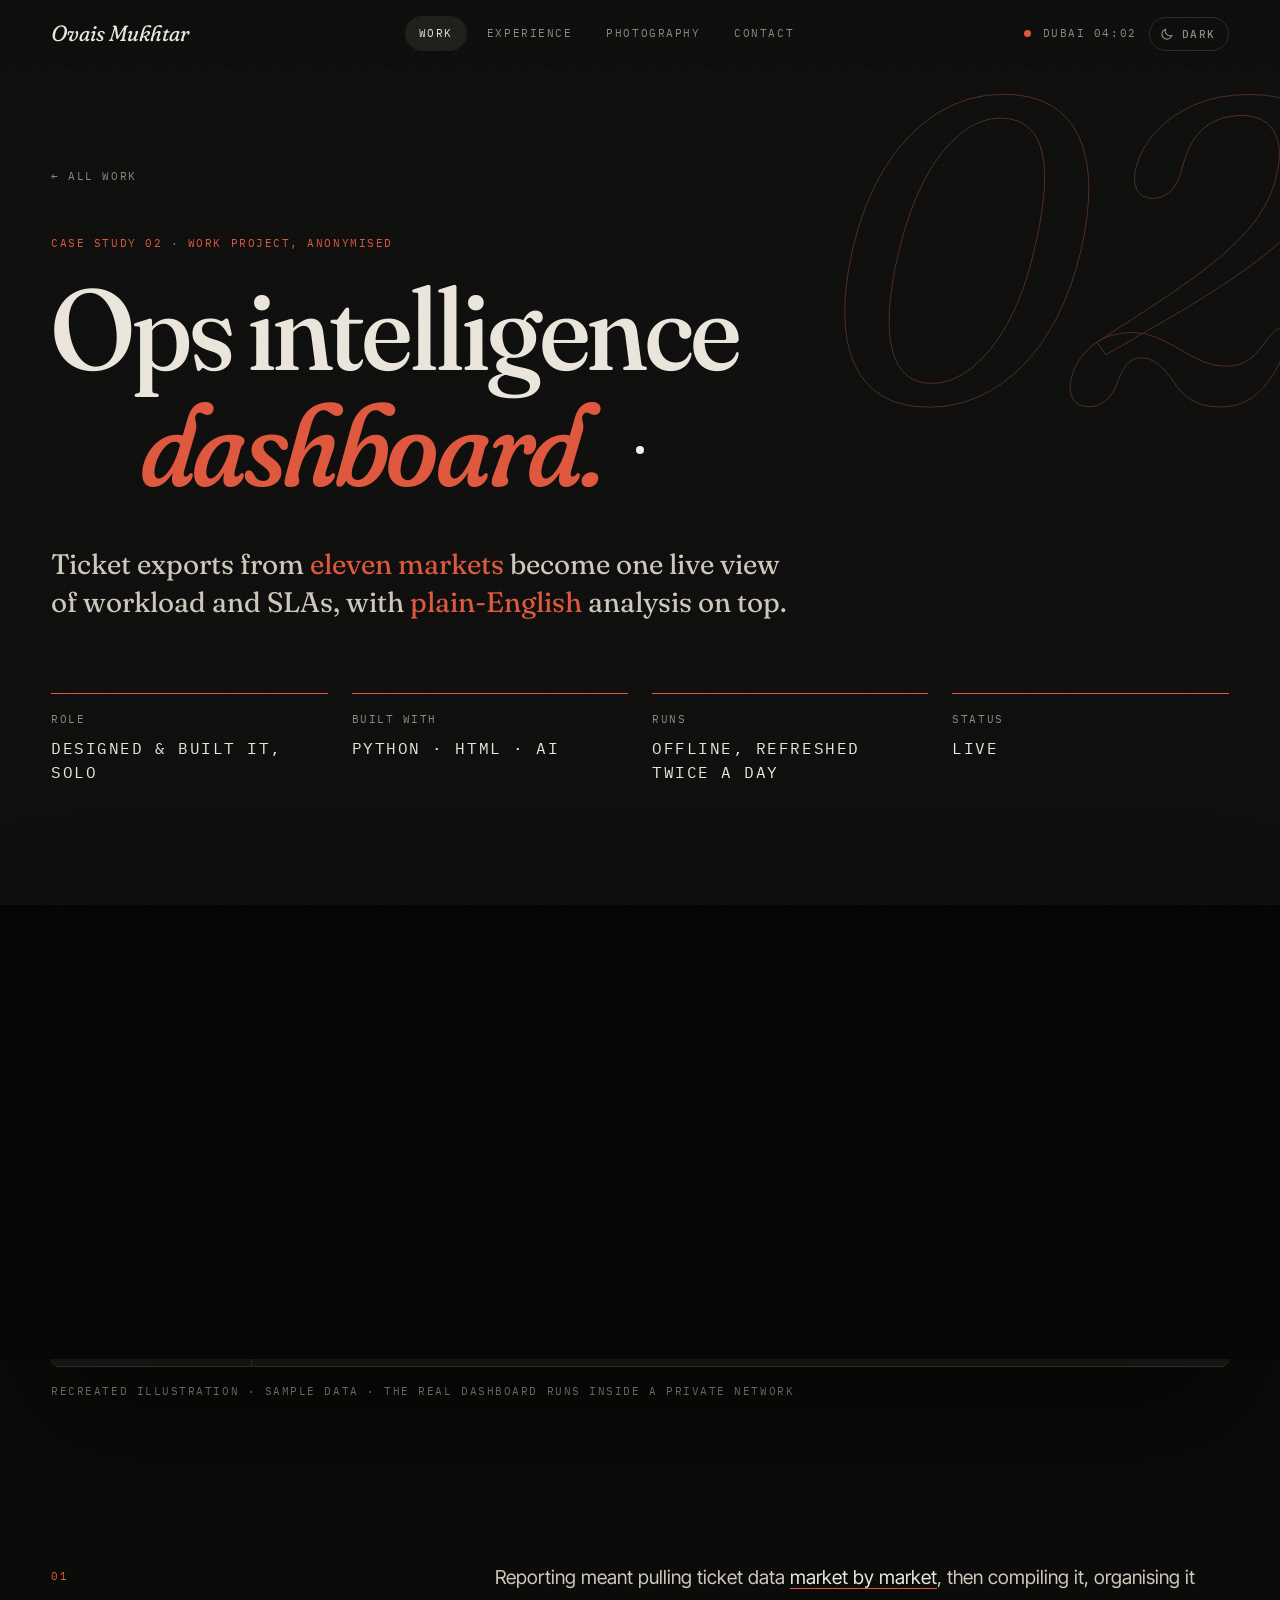
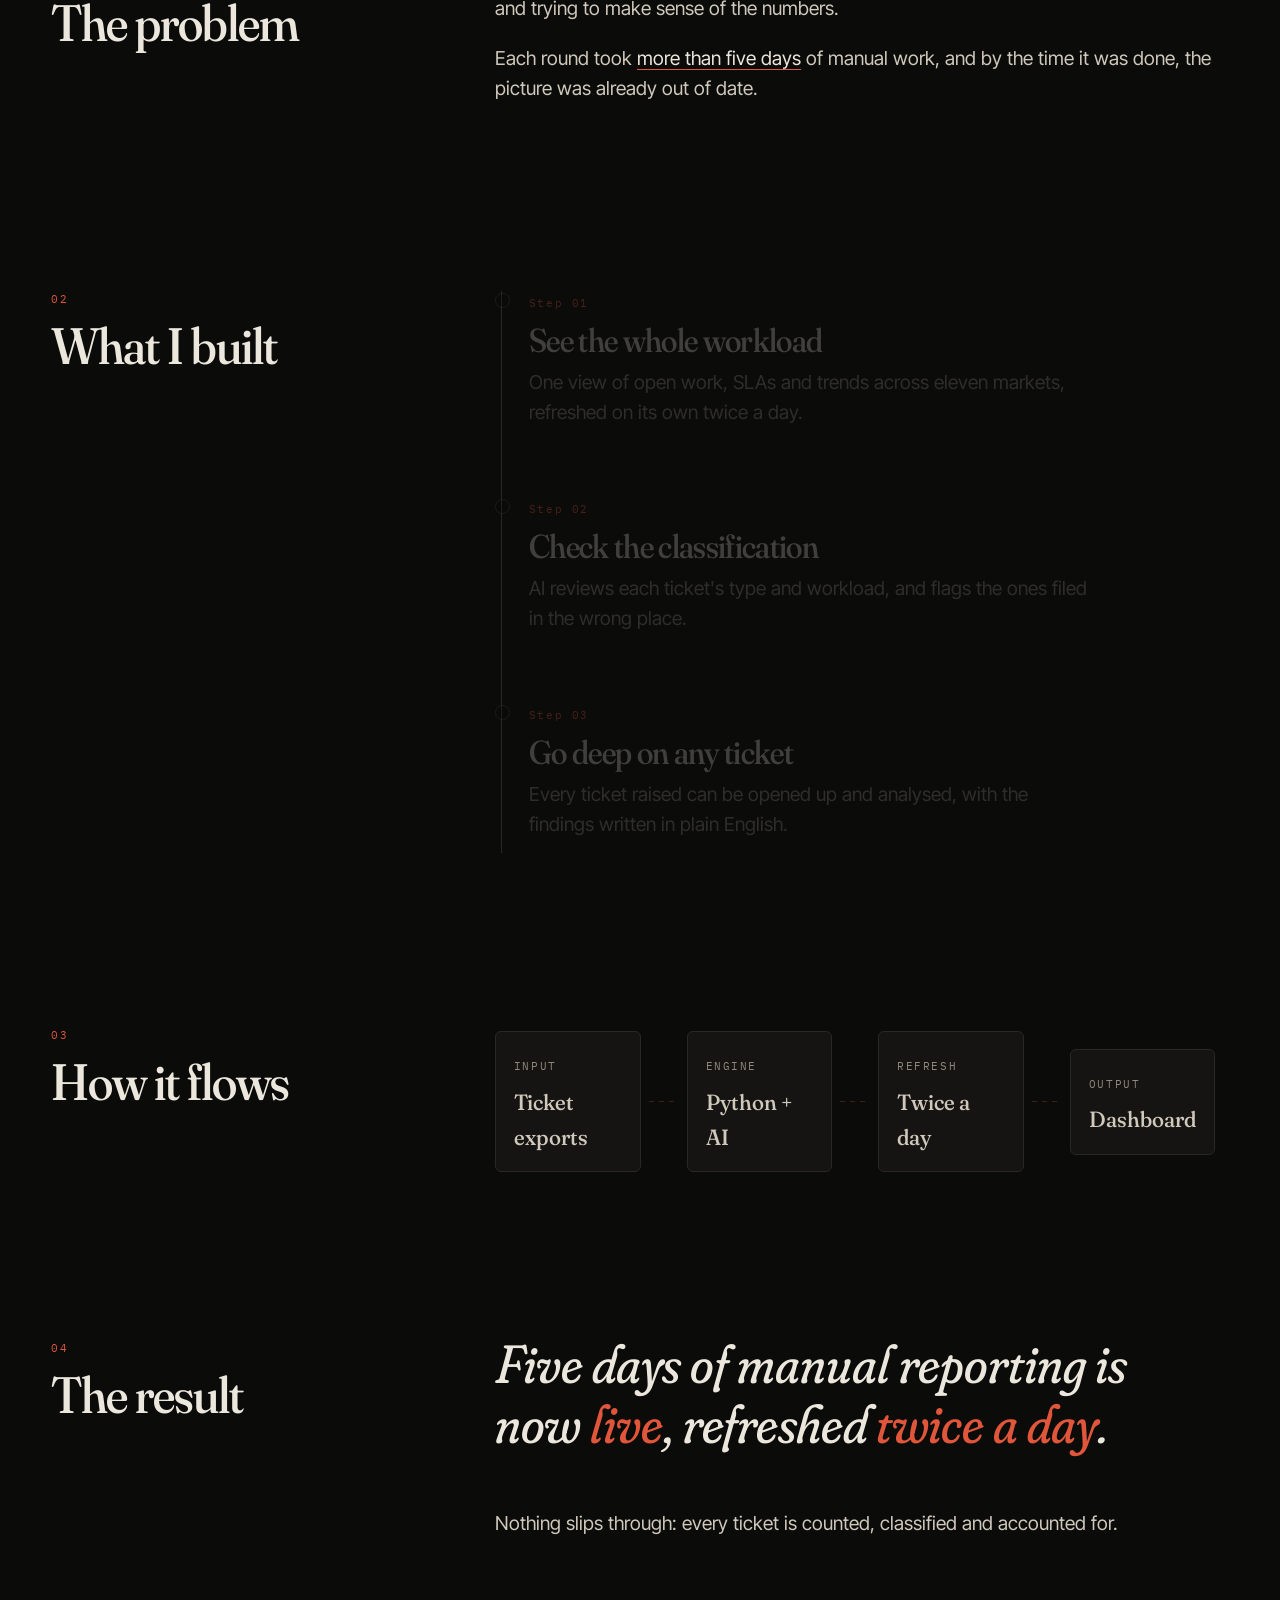
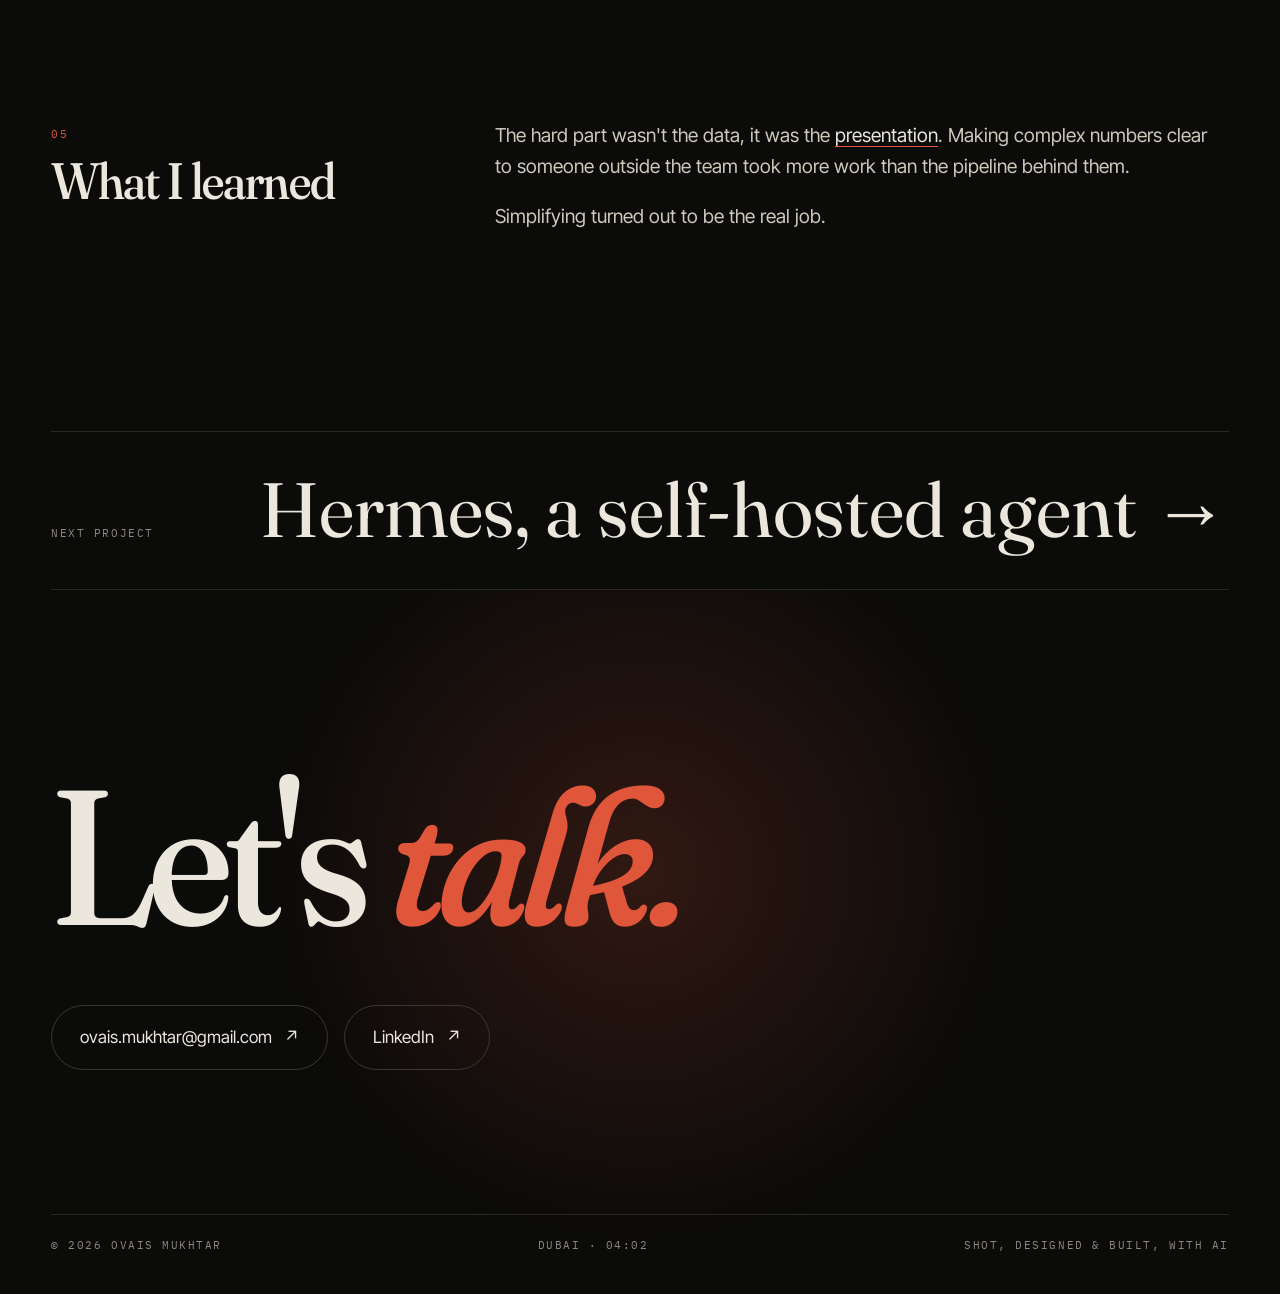
<file: case-ops-dashboard.html>
<!DOCTYPE html>
<html lang="en">
<head>
<meta charset="utf-8">
<!-- seo -->
<title>Ops intelligence dashboard · Case study · Ovais Mukhtar</title>
<meta name="description" content="How five days of manual ticket reporting across eleven markets became a live dashboard with plain-English AI analysis, refreshed twice a day.">
<link rel="canonical" href="https://ovaismukhtar.com/case-ops-dashboard.html">
<link rel="icon" href="favicon.svg" type="image/svg+xml">
<meta property="og:type" content="article">
<meta property="og:site_name" content="Ovais Mukhtar">
<meta property="og:title" content="Ops intelligence dashboard · Case study · Ovais Mukhtar">
<meta property="og:description" content="How five days of manual ticket reporting across eleven markets became a live dashboard with plain-English AI analysis, refreshed twice a day.">
<meta property="og:url" content="https://ovaismukhtar.com/case-ops-dashboard.html">
<meta property="og:image" content="https://ovaismukhtar.com/img/og-card.jpg">
<meta property="og:image:width" content="1200">
<meta property="og:image:height" content="630">
<meta property="og:image:alt" content="Ovais Mukhtar: I build digital things that work, and frame the world around them.">
<meta name="twitter:card" content="summary_large_image">
<meta name="twitter:title" content="Ops intelligence dashboard · Case study · Ovais Mukhtar">
<meta name="twitter:description" content="How five days of manual ticket reporting across eleven markets became a live dashboard with plain-English AI analysis, refreshed twice a day.">
<meta name="twitter:image" content="https://ovaismukhtar.com/img/og-card.jpg">
<!-- /seo -->
<meta name="theme-color" content="#0B0B0A">
<script>try{if(localStorage.getItem('ovy-theme')==='light'){document.documentElement.setAttribute('data-theme','light');document.querySelector('meta[name="theme-color"]').setAttribute('content','#F3EFE7')}}catch(e){}</script>
<script type="application/ld+json">{"@context": "https://schema.org", "@type": "Article", "headline": "Ops intelligence dashboard · Case study · Ovais Mukhtar", "description": "How five days of manual ticket reporting across eleven markets became a live dashboard with plain-English AI analysis, refreshed twice a day.", "url": "https://ovaismukhtar.com/case-ops-dashboard.html", "image": "https://ovaismukhtar.com/img/og-card.jpg", "datePublished": "2026-11-24", "dateModified": "2026-11-28", "author": {"@type": "Person", "name": "Ovais Mukhtar", "url": "https://ovaismukhtar.com/"}, "publisher": {"@type": "Person", "name": "Ovais Mukhtar", "url": "https://ovaismukhtar.com/"}, "mainEntityOfPage": "https://ovaismukhtar.com/case-ops-dashboard.html"}</script>
<meta name="viewport" content="width=device-width, initial-scale=1">
<link rel="preconnect" href="https://fonts.googleapis.com">
<link rel="preconnect" href="https://fonts.gstatic.com" crossorigin>
<link href="https://fonts.googleapis.com/css2?family=Fraunces:ital,opsz,wght,SOFT@0,9..144,400..500,0..100;1,9..144,400..500,0..100&family=IBM+Plex+Mono:wght@400;500&family=Inter+Tight:wght@400;500&display=swap" rel="stylesheet">
<link rel="stylesheet" href="site.css">
<style>
/* hero */
.cs{padding:clamp(120px,18vh,180px) var(--pad) 8vh;position:relative;overflow:hidden}
.cs .back{display:inline-flex;gap:10px;color:var(--mute);transition:color .3s}
.cs .back:hover{color:var(--ink)}
.cs .k{display:block;color:var(--red);margin:48px 0 22px}
.cs .bgno{position:absolute;right:-2vw;top:8vh;font-family:var(--serif);font-style:italic;font-size:clamp(220px,34vw,560px);line-height:.8;color:transparent;-webkit-text-stroke:1px #2e2b27;font-variation-settings:'opsz' 144,'SOFT' 100;pointer-events:none;transition:-webkit-text-stroke-color 1.6s 1s}
.ready .cs .bgno{-webkit-text-stroke-color:#4d2a22}
.cs h1{position:relative;margin:0;font-size:clamp(52px,9vw,160px);line-height:.95}
.cs h1 .rv:nth-child(2){padding-left:7vw}
.cs h1 em{color:var(--red);font-style:italic}
.cs .lede{position:relative;margin:5vh 0 0;max-width:760px;font-family:var(--serif);font-weight:400;font-variation-settings:'opsz' 36,'SOFT' 50;font-size:clamp(22px,2.2vw,34px);line-height:1.35;color:#cfc8bb;opacity:0;transform:translateY(16px);transition:all 1.1s cubic-bezier(.19,1,.22,1) .6s}
.cs .lede mark{background:none;color:var(--red)}
.ready .cs .lede{opacity:1;transform:none}
.meta{position:relative;display:grid;grid-template-columns:repeat(4,minmax(0,1fr));gap:24px;margin:8vh 0 0;padding:0}
.meta div{position:relative;padding-top:18px}
.meta div::before{content:"";position:absolute;left:0;right:0;top:0;height:1px;background:var(--line)}
.meta div::after{content:"";position:absolute;left:0;top:0;height:1px;width:100%;background:var(--red);transform:scaleX(0);transform-origin:left;transition:transform 1.1s cubic-bezier(.19,1,.22,1)}
.ready .meta div::after{transform:scaleX(1)}
.meta div:nth-child(2)::after{transition-delay:.15s}.meta div:nth-child(3)::after{transition-delay:.3s}.meta div:nth-child(4)::after{transition-delay:.45s}
.meta dt{color:var(--mute)}.meta dd{margin:8px 0 0;font-size:16px}
@media (max-width:760px){.meta{grid-template-columns:repeat(2,minmax(0,1fr))}}

/* live dashboard */
.live{padding:6vh var(--pad) 4vh}
.win{max-width:1180px;margin:0 auto;background:var(--deep);border:1px solid var(--line);border-radius:8px;overflow:hidden;box-shadow:0 40px 120px rgba(0,0,0,.6),0 0 0 1px rgba(224,86,59,.04)}
.win .tb{display:flex;align-items:center;gap:8px;padding:12px 16px;border-bottom:1px solid var(--line);color:var(--mute)}
.win .tb i{width:9px;height:9px;border-radius:50%;background:#2c2a27}
.win .tb span{margin-left:12px}.win .tb .lv{margin-left:auto;display:flex;align-items:center;gap:8px}
.win .tb .lv b{width:6px;height:6px;border-radius:50%;background:#4a4740}
.on .win .tb .lv b{background:var(--red);animation:blink 1.6s steps(2) infinite}
.win .body{display:grid;grid-template-columns:200px minmax(0,1fr)}
.side{padding:22px;border-right:1px solid var(--line);display:flex;flex-direction:column;gap:12px;font-size:13px;color:var(--mute)}
.side .h{margin-top:12px}.side .a{color:var(--ink)}.side .a::before{content:"● ";color:var(--red)}
.main{padding:22px;display:flex;flex-direction:column;gap:18px;min-width:0}
.kpis{display:grid;grid-template-columns:repeat(4,minmax(0,1fr));gap:10px}
.kpi{background:var(--deep2);border:1px solid var(--line);border-radius:4px;padding:14px}
.kpi b{display:block;font-family:var(--serif);font-weight:500;font-size:40px;line-height:1;font-variation-settings:'opsz' 144,'SOFT' 50}
.kpi span{color:var(--mute)}
.kpi.w{border-color:rgba(224,86,59,.5)}.kpi.w b{color:var(--red)}
.tblw{position:relative;overflow-x:auto}
table{width:100%;border-collapse:collapse;font-size:14px;min-width:560px}
th{text-align:left;font-family:var(--mono);font-size:10px;letter-spacing:.12em;text-transform:uppercase;color:var(--mute);font-weight:400;padding:10px;border-bottom:1px solid var(--line)}
td{padding:12px 10px;border-bottom:1px solid #1f1e1b}
td.s{font-family:var(--mono);font-size:11px;letter-spacing:.06em;color:#4a4740;transition:color .4s}
td.s.ok{color:var(--ink)}td.s.bad{color:var(--red);font-weight:500}
td.nt{color:var(--mute);opacity:0;transition:opacity .5s}td.nt.on{opacity:1}
.scan{position:absolute;left:0;right:0;height:2px;top:0;background:var(--red);box-shadow:0 0 16px rgba(224,86,59,.9);opacity:0;pointer-events:none}
.term{background:#070707;border:1px solid var(--line);border-radius:4px;font-family:var(--mono);font-size:13px;padding:14px 16px;line-height:1.7;color:#d8d3c9;min-height:56px}
.term .u{color:var(--red)}
.caret{display:inline-block;width:8px;height:15px;background:#d8d3c9;vertical-align:-2px;animation:blink 1s steps(2) infinite}
.live figcaption{max-width:1180px;margin:16px auto 0;color:#6c675e}
@media (max-width:760px){.win .body{grid-template-columns:1fr}.side{display:none}.kpis{grid-template-columns:repeat(2,minmax(0,1fr))}}

/* story sections */
.story{padding:14vh var(--pad) 0;display:flex;flex-direction:column;gap:18vh}
.blk{display:grid;grid-template-columns:minmax(0,4fr) minmax(0,8fr);gap:24px 6vw}
.blk .lab{position:sticky;top:110px;align-self:start}
.blk .lab .n{color:var(--red)}
.blk .lab h2{margin:10px 0 0;font-size:clamp(36px,4vw,64px);line-height:1}
.blk .txt{font-size:clamp(18px,1.5vw,22px);line-height:1.6;color:#cfc8bb;max-width:720px}
.blk .txt p{margin:0 0 1em}
.blk .txt mark{background:none;color:var(--ink);background-image:linear-gradient(var(--red),var(--red));background-repeat:no-repeat;background-position:0 100%;background-size:0 1px;transition:background-size 1.2s cubic-bezier(.19,1,.22,1)}
.blk.on .txt mark{background-size:100% 1px}
@media (max-width:860px){.blk{grid-template-columns:1fr}.blk .lab{position:static}}

.steps{position:relative;list-style:none;margin:0;padding:0 0 0 34px;display:flex;flex-direction:column;gap:44px}
.steps::before{content:"";position:absolute;left:6px;top:6px;bottom:6px;width:1px;background:var(--line)}
.steps::after{content:"";position:absolute;left:5px;top:6px;width:3px;height:calc(100% - 12px);background:var(--red);transform-origin:top;transform:scaleY(var(--sp,0));box-shadow:0 0 12px rgba(224,86,59,.8)}
.steps li{position:relative;opacity:.28;transition:opacity .6s}
.steps li.lit{opacity:1}
.steps li::before{content:"";position:absolute;left:-34px;top:8px;width:13px;height:13px;border-radius:50%;background:var(--bg);border:1px solid #4a4740;transition:all .5s}
.steps li.lit::before{background:var(--red);border-color:var(--red);box-shadow:0 0 14px rgba(224,86,59,.8)}
.steps .sn{font-family:var(--mono);font-size:11px;letter-spacing:.14em;color:var(--red)}
.steps h3{margin:6px 0 8px;font-size:clamp(26px,2.6vw,40px);line-height:1.1}
.steps p{margin:0;color:var(--mute);max-width:560px}

.flow{display:grid;grid-template-columns:repeat(7,auto);align-items:center;justify-content:space-between;gap:8px;margin-top:10px}
.node{border:1px solid var(--line);border-radius:6px;padding:16px 18px;background:var(--deep);min-width:120px;transition:border-color .5s,box-shadow .5s}
.node .mono{color:var(--mute)}.node b{display:block;margin-top:6px;font-family:var(--serif);font-weight:500;font-size:22px;font-variation-settings:'opsz' 72,'SOFT' 50}
.node.lit{border-color:var(--red);box-shadow:0 0 30px rgba(224,86,59,.18)}
.link{height:1px;min-width:30px;background-image:linear-gradient(90deg,var(--red) 50%,transparent 50%);background-size:10px 1px;opacity:.25;transition:opacity .5s}
.link.lit{opacity:1;animation:flow .6s linear infinite}
@keyframes flow{to{background-position:10px 0}}
@media (max-width:860px){.flow{grid-template-columns:1fr;justify-items:start}.link{width:1px;height:28px;min-width:0;margin-left:30px;background-image:linear-gradient(180deg,var(--red) 50%,transparent 50%);background-size:1px 10px}@keyframes flow{to{background-position:0 10px}}}

.result{font-family:var(--serif);font-style:italic;font-size:clamp(34px,4.2vw,68px);line-height:1.12;margin:0;font-variation-settings:'opsz' 144,'SOFT' 100;color:var(--ink)}
.result em{color:var(--red)}
.ph-note{color:#6c675e;margin-top:18px}
.end{padding:20vh 0 0}
.bars{display:flex;flex-direction:column;gap:10px}
.bars .bh{display:flex;justify-content:space-between;color:var(--mute)}
.bar{display:grid;grid-template-columns:64px minmax(0,1fr) 46px;align-items:center;gap:12px;font-size:13px}
.bar .tr{height:8px;background:var(--deep2);border:1px solid var(--line);border-radius:2px;overflow:hidden}
.bar .tr i{display:block;height:100%;width:0;background:#6d675d;transition:width 1.1s cubic-bezier(.19,1,.22,1)}
.bar.low .tr i{background:var(--red)}
.bar .v{font-family:var(--mono);font-size:12px;text-align:right;color:var(--mute)}
.bar.low .v{color:var(--red)}
.kpi b small{font-size:.5em;margin-left:2px}

</style>
<link rel="stylesheet" href="theme.css">
</head>
<body>
<div class="grain" aria-hidden="true"></div>
<div id="cur" aria-hidden="true"><div class="dot"></div><div class="vf"><i></i><i></i><i></i><i></i><span>VIEW</span></div></div>

<nav class="top" id="nav" aria-label="Main">
<a href="index.html" class="name">Ovais Mukhtar</a>
<ul class="mono"><li><a href="index.html#work" class="act">Work</a></li><li><a href="index.html#exp">Experience</a></li><li><a href="photography.html">Photography</a></li><li><a href="#contact">Contact</a></li></ul>
<div class="rec mono"><b></b><span data-clock="Dubai {t}">Dubai</span></div>
</nav>

<main>
<header class="cs">
<span class="bgno" aria-hidden="true">02</span>
<a class="back mono" href="index.html#work">← All work</a>
<span class="k mono">Case study 02 · Work project, anonymised</span>
<h1 aria-label="Ops intelligence dashboard"><span class="rv"><span>Ops intelligence</span></span><span class="rv"><span><em>dashboard.</em></span></span></h1>
<p class="lede">Ticket exports from <mark>eleven markets</mark> become one live view of workload and SLAs, with <mark>plain-English</mark> analysis on top.</p>
<dl class="meta mono">
<div><dt>Role</dt><dd>Designed &amp; built it, solo</dd></div>
<div><dt>Built with</dt><dd>Python · HTML · AI</dd></div>
<div><dt>Runs</dt><dd>Offline, refreshed twice a day</dd></div>
<div><dt>Status</dt><dd>Live</dd></div>
</dl>
</header>

<figure class="live" id="live" style="margin:0">
<div class="win">
<div class="tb mono"><i></i><i></i><i></i><span>Ops overview · last 12 weeks</span><span class="lv"><b></b>Refreshed 06:00</span></div>
<div class="body">
<div class="side mono"><span>Views</span><span class="a">Overview</span><span>Markets</span><span>Ticket types</span><span>SLA trends</span><span class="h">Analysis</span><span class="a">Workload</span><span>Classification</span></div>
<div class="main">
<div class="kpis mono">
<div class="kpi"><b data-to="248">248</b><span>Open tickets</span></div>
<div class="kpi"><b><span data-to="92">92</span><small>%</small></b><span>Within SLA</span></div>
<div class="kpi w"><b data-to="9">9</b><span>Misfiled</span></div>
<div class="kpi"><b data-to="11">11</b><span>Markets</span></div>
</div>
<div class="bars" id="bars">
<div class="bh mono"><span>Within SLA, by market</span><span>Target 90%</span></div>
<div class="bar"><span class="mono">Mkt A</span><span class="tr"><i data-w="97"></i></span><span class="v">97%</span></div>
<div class="bar"><span class="mono">Mkt B</span><span class="tr"><i data-w="95"></i></span><span class="v">95%</span></div>
<div class="bar low"><span class="mono">Mkt C</span><span class="tr"><i data-w="81"></i></span><span class="v">81%</span></div>
<div class="bar"><span class="mono">Mkt D</span><span class="tr"><i data-w="93"></i></span><span class="v">93%</span></div>
<div class="bar low"><span class="mono">Mkt E</span><span class="tr"><i data-w="86"></i></span><span class="v">86%</span></div>
<div class="bar"><span class="mono">Mkt F</span><span class="tr"><i data-w="94"></i></span><span class="v">94%</span></div>
</div>
<div class="term" data-type="Workload is up 14% on last month, mostly content updates. Two markets are below SLA, and nine tickets are filed under the wrong type."><span class="u">ai ›</span> <span class="tt"></span><span class="caret"></span></div>
</div>
</div>
</div>
<figcaption class="mono">Recreated illustration · sample data · the real dashboard runs inside a private network</figcaption>
</figure>

<div class="story">

<section class="blk">
<div class="lab"><span class="n mono">01</span><h2>The problem</h2></div>
<div class="txt">
<p>Reporting meant pulling ticket data <mark>market by market</mark>, then compiling it, organising it and trying to make sense of the numbers.</p>
<p>Each round took <mark>more than five days</mark> of manual work, and by the time it was done, the picture was already out of date.</p>
</div>
</section>

<section class="blk">
<div class="lab"><span class="n mono">02</span><h2>What I built</h2></div>
<div class="txt">
<ol class="steps" id="steps">
<li><span class="sn">Step 01</span><h3>See the whole workload</h3><p>One view of open work, SLAs and trends across eleven markets, refreshed on its own twice a day.</p></li>
<li><span class="sn">Step 02</span><h3>Check the classification</h3><p>AI reviews each ticket's type and workload, and flags the ones filed in the wrong place.</p></li>
<li><span class="sn">Step 03</span><h3>Go deep on any ticket</h3><p>Every ticket raised can be opened up and analysed, with the findings written in plain English.</p></li>
</ol>
</div>
</section>

<section class="blk">
<div class="lab"><span class="n mono">03</span><h2>How it flows</h2></div>
<div class="txt">
<div class="flow" id="flow">
<div class="node"><span class="mono">Input</span><b>Ticket exports</b></div><span class="link"></span>
<div class="node"><span class="mono">Engine</span><b>Python + AI</b></div><span class="link"></span>
<div class="node"><span class="mono">Refresh</span><b>Twice a day</b></div><span class="link"></span>
<div class="node"><span class="mono">Output</span><b>Dashboard</b></div>
</div>
</div>
</section>

<section class="blk">
<div class="lab"><span class="n mono">04</span><h2>The result</h2></div>
<div class="txt">
<p class="result">Five days of manual reporting is now <em>live</em>, refreshed <em>twice a day</em>.</p>
<p style="margin-top:1.2em">Nothing slips through: every ticket is counted, classified and accounted for.</p>
</div>
</section>

<section class="blk">
<div class="lab"><span class="n mono">05</span><h2>What I learned</h2></div>
<div class="txt">
<p>The hard part wasn't the data, it was the <mark>presentation</mark>. Making complex numbers clear to someone outside the team took more work than the pipeline behind them.</p>
<p>Simplifying turned out to be the real job.</p>
</div>
</section>

</div>

<div class="end">
<a class="next" href="case-hermes.html"><span class="k mono">Next project</span><span class="n">Hermes, a self-hosted agent →</span></a>
</div>

<section class="closing" id="contact">
<h2>Let's <em>talk.</em></h2>
<div class="cta">
<a class="mag" href="mailto:ovais.mukhtar@gmail.com">ovais.mukhtar@gmail.com <span aria-hidden="true">↗</span></a>
<a class="mag" href="https://ae.linkedin.com/in/ovais">LinkedIn <span aria-hidden="true">↗</span></a>
</div>
<footer class="mono"><span>© 2026 Ovais Mukhtar</span><span data-clock="Dubai · {t}">Dubai</span><span>Shot, designed &amp; built, with AI</span></footer>
</section>
</main>



<script src="site.js"></script>
<script>
(function(){
var $=function(s,c){return (c||document).querySelector(s)}, $$=function(s,c){return Array.prototype.slice.call((c||document).querySelectorAll(s))};
var clamp=function(v,a,b){return Math.max(a,Math.min(b,v))}, ease=function(t){return 1-Math.pow(1-t,3)};
var reduce=Site.reduce;

/* header entrance */
$$('.cs .rv').forEach(function(r,i){ r.firstElementChild.style.transitionDelay=(.15+i*.12)+'s'; });
setTimeout(function(){ document.body.classList.add('ready'); $$('.cs .rv').forEach(function(r){ r.classList.add('on'); }); }, reduce?0:350);

/* live dashboard: replays every time it comes back into view */
var live=$('#live'), timers=[], tok=0;
function later(fn,ms){ timers.push(setTimeout(fn,ms)); }
function reset(){ timers.forEach(clearTimeout); timers=[]; tok++; live.classList.remove('on');
  $$('[data-to]',live).forEach(function(el){ el.textContent='0'; }); $$('.bar .tr i',live).forEach(function(b){ b.style.width='0'; });
  $('.tt',live).textContent=''; }
function run(){
  if(live.classList.contains('on')) return; live.classList.add('on'); var my=tok;
  $$('[data-to]',live).forEach(function(el){ var to=+el.getAttribute('data-to'), t0=performance.now(); (function s(n){ if(my!==tok) return; var p=clamp((n-t0)/1600,0,1); el.textContent=Math.round(to*ease(p)); if(p<1) requestAnimationFrame(s); })(t0); });
  var bars=$$('.bar .tr i',live);
  bars.forEach(function(b,i){ later(function(){ b.style.width=b.getAttribute('data-w')+'%'; },500+i*160); });
  var term=$('.term',live), tt=$('.tt',term), str=term.getAttribute('data-type'), j=0;
  later(function k(){ tt.textContent=str.slice(0,j); j++; if(j<=str.length) later(k, str.charAt(j)===' '?14:24); },500+bars.length*160+700);
}
new IntersectionObserver(function(es){ var r=es[0].intersectionRatio; if(r>=0.4) run(); else if(r===0) reset(); },{threshold:[0,.4]}).observe(live);

/* story blocks */
var bio=new IntersectionObserver(function(es){ es.forEach(function(en){ if(en.isIntersecting) en.target.classList.add('on'); }); },{threshold:.3});
$$('.blk').forEach(function(b){ bio.observe(b); });

/* steps light up with scroll; flow lights up in sequence */
var steps=$('#steps'), lis=$$('li',steps), flow=$('#flow'), parts=Array.prototype.slice.call(flow.children);
function upd(){ var vh=innerHeight, r=steps.getBoundingClientRect(), p=clamp((vh*0.6-r.top)/r.height,0,1);
  steps.style.setProperty('--sp',p);
  lis.forEach(function(li,i){ li.classList.toggle('lit', p>=(i/lis.length)+0.02 || reduce); });
  var fr=flow.getBoundingClientRect(), fp=clamp((vh*0.85-fr.top)/(vh*0.5),0,1), n=Math.round(fp*parts.length);
  parts.forEach(function(el,i){ el.classList.toggle('lit', i<n || reduce); });
}
var tk=false; addEventListener('scroll',function(){ if(!tk){ tk=true; requestAnimationFrame(function(){ upd(); tk=false; }); } },{passive:true}); upd();

Site.clock(); Site.navScroll(); Site.cursor();
})();
</script>
</body>
</html>
</file>
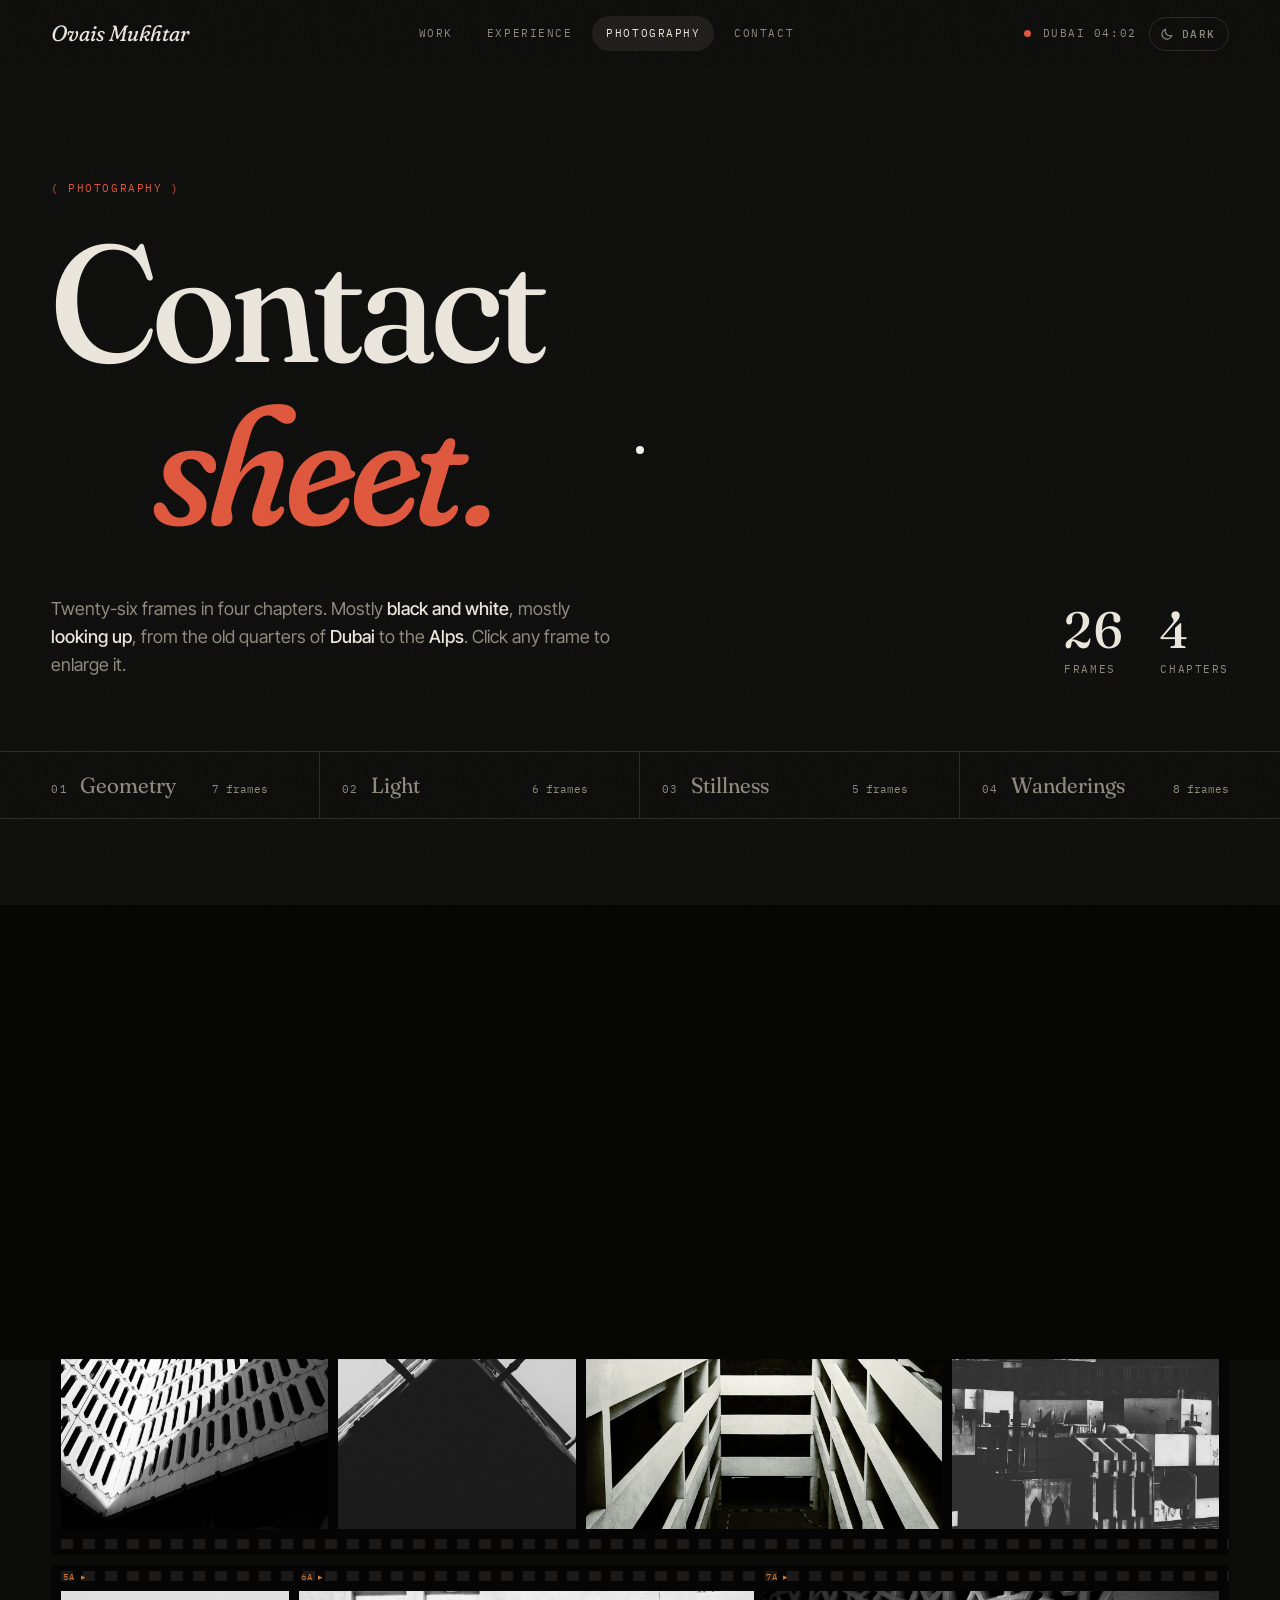
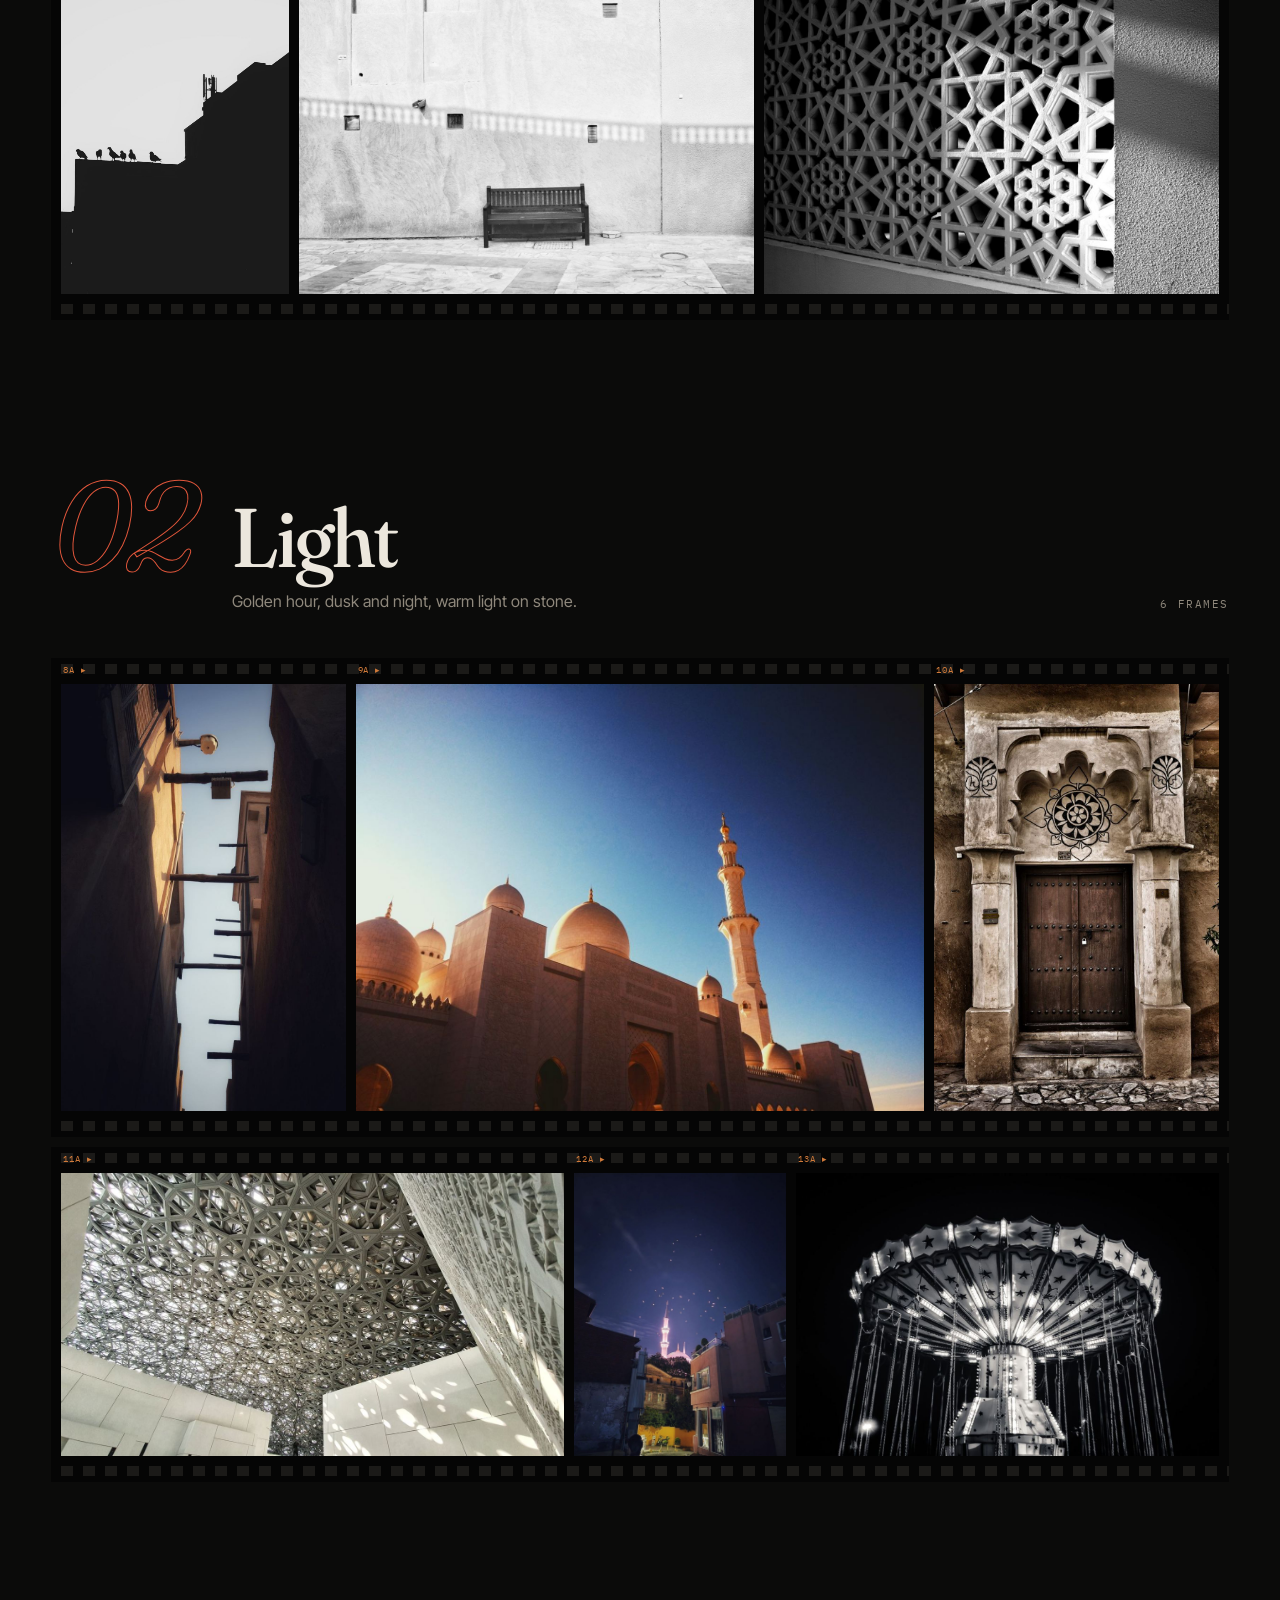
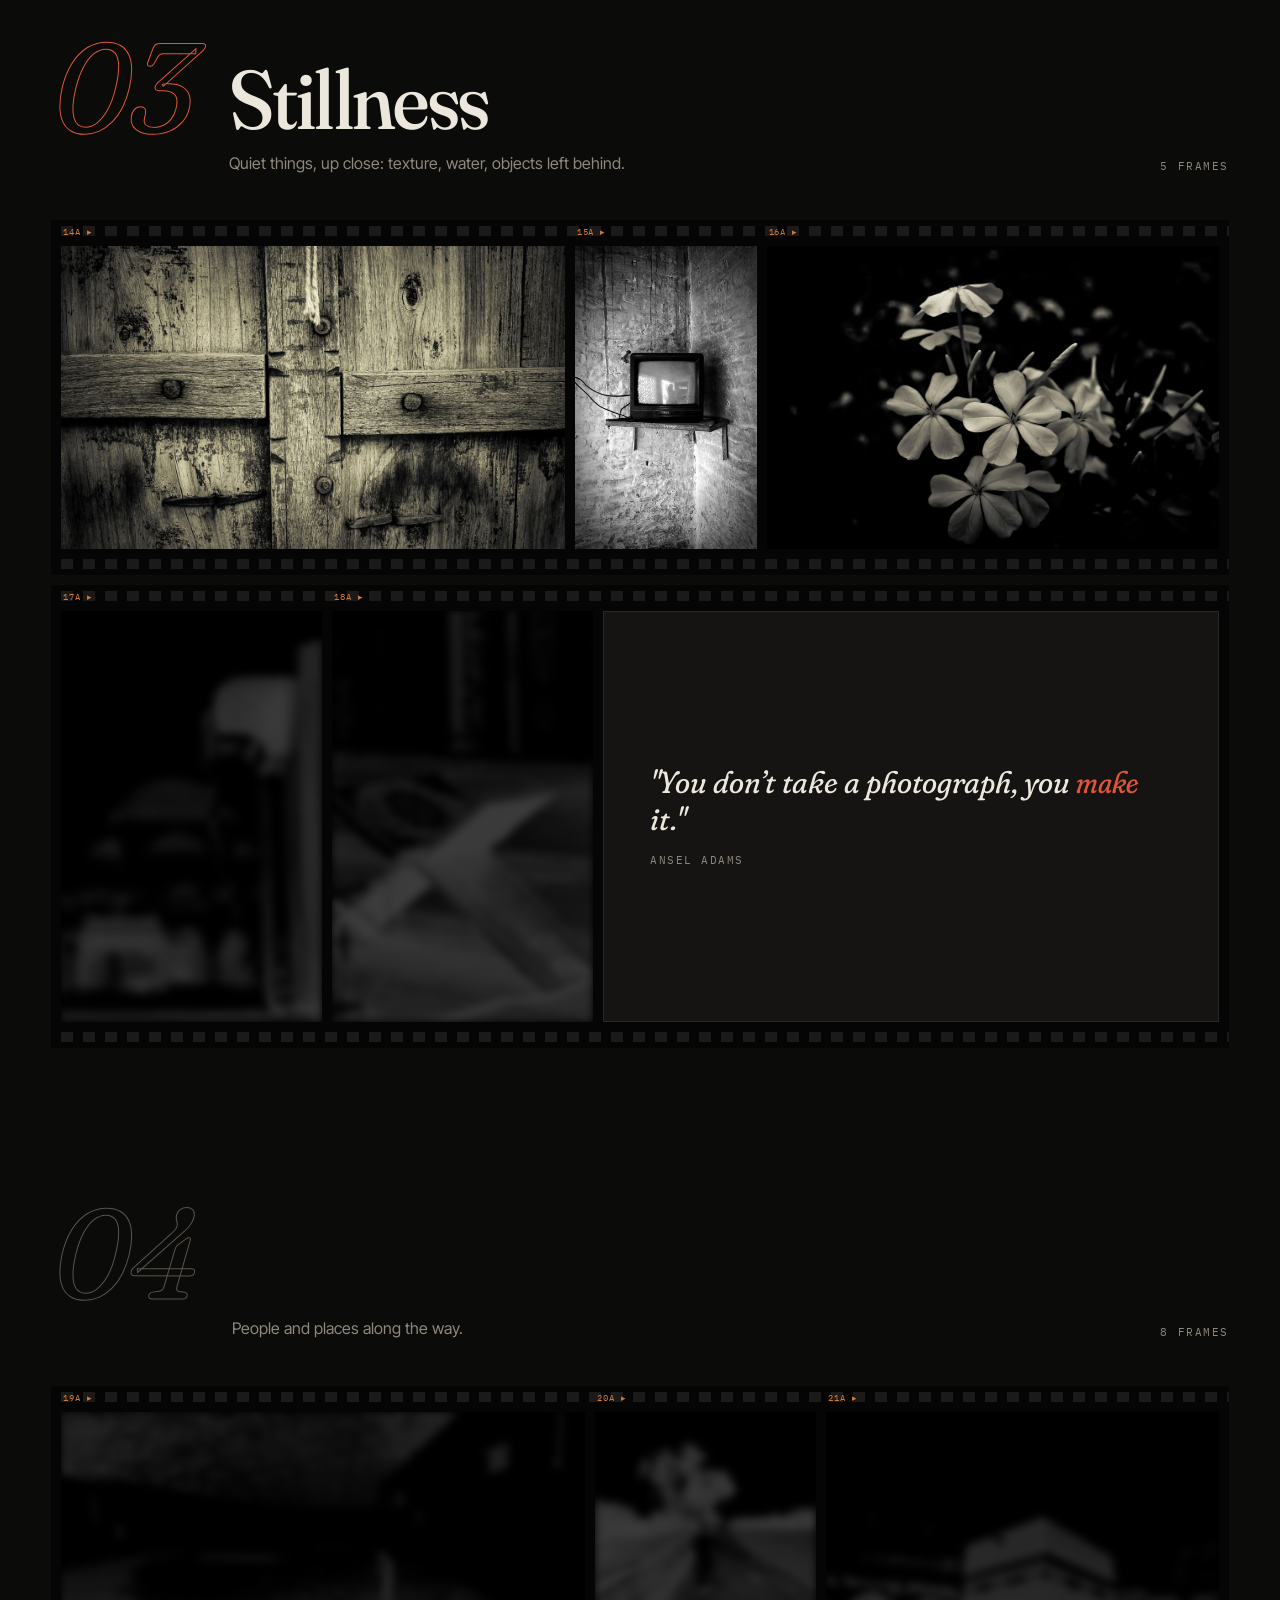
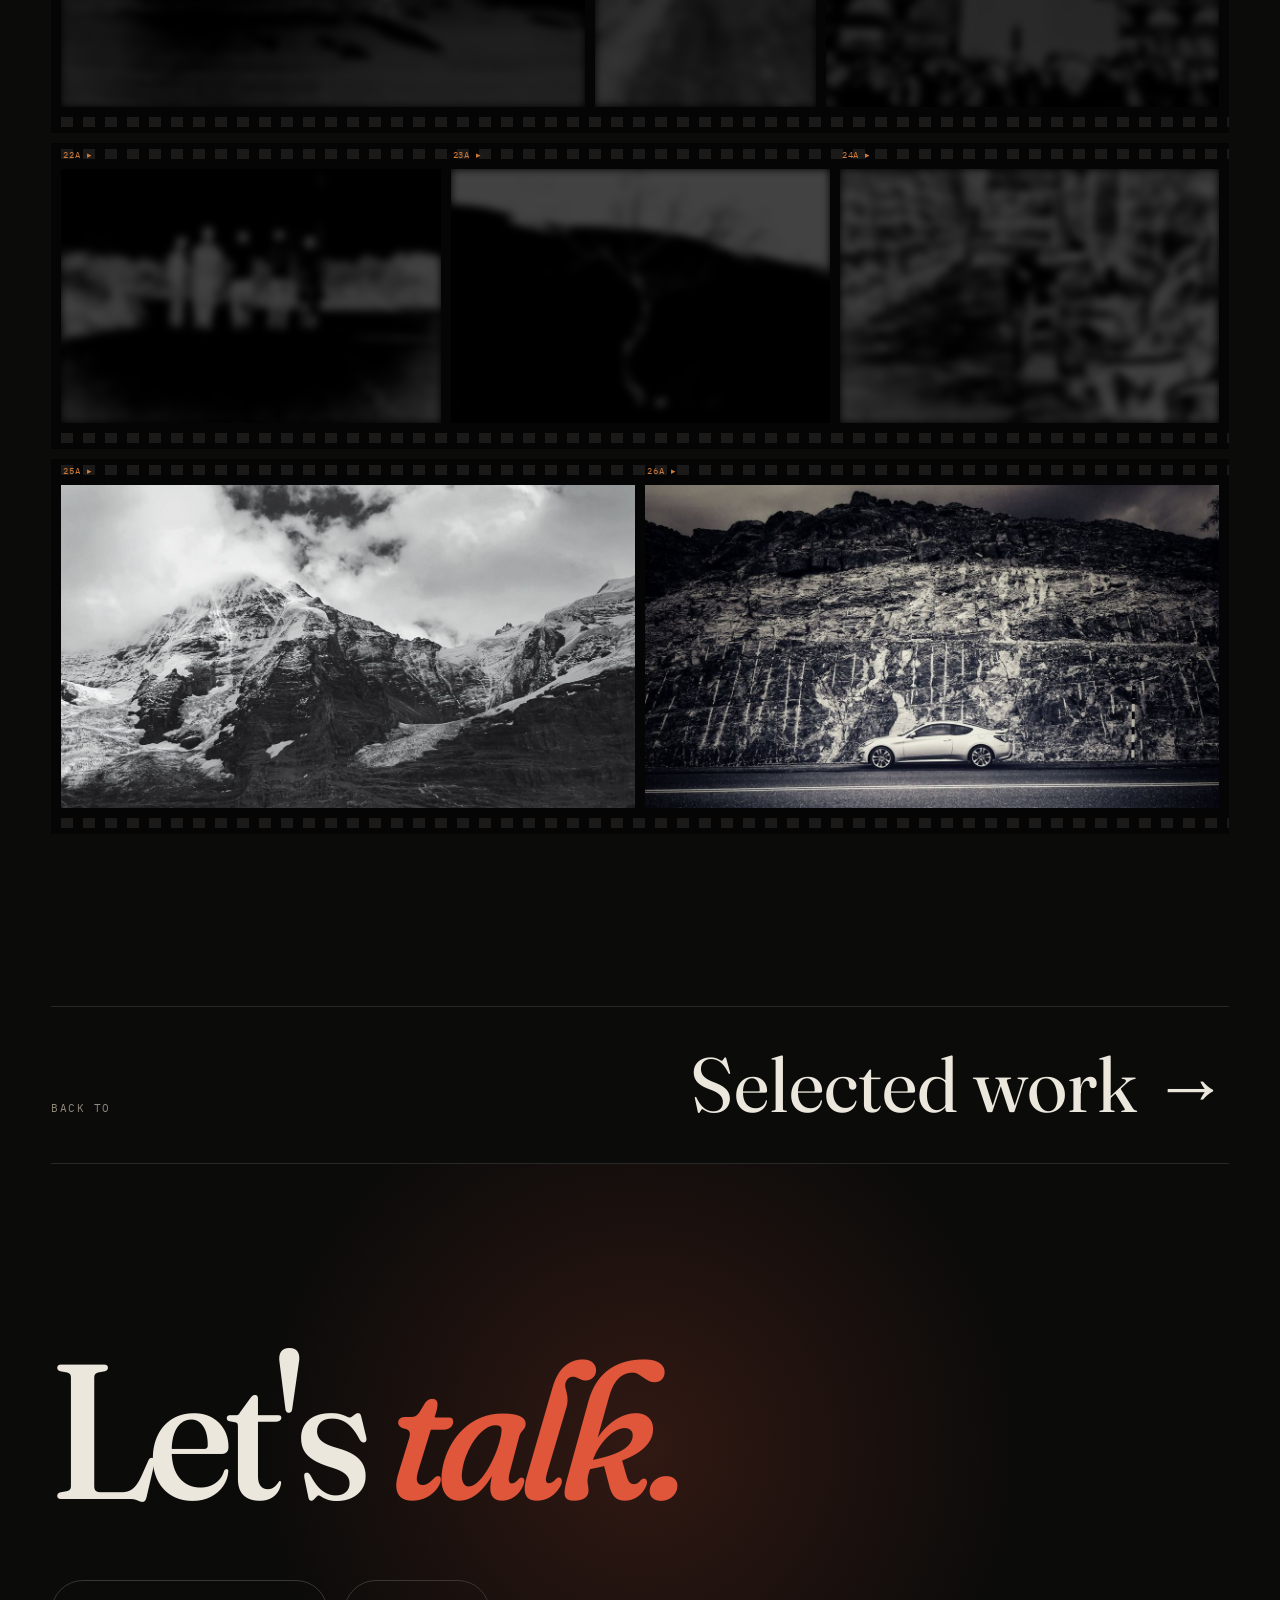
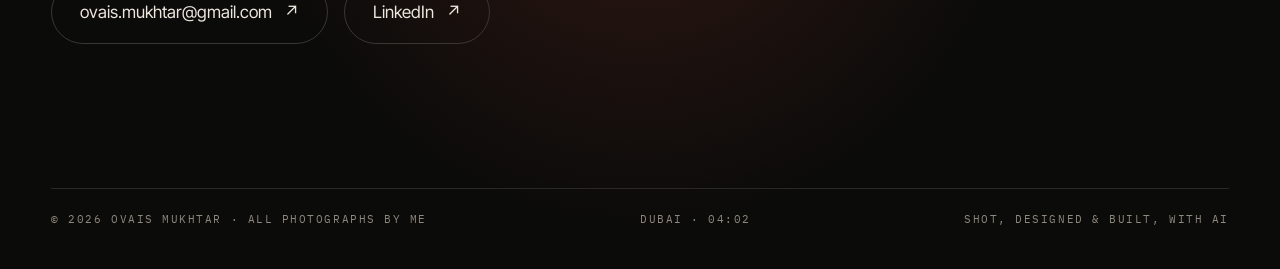
<file: photography.html>
<!DOCTYPE html>
<html lang="en">
<head>
<meta charset="utf-8">
<!-- seo -->
<title>Photography · Ovais Mukhtar</title>
<meta name="description" content="Twenty-six frames in four chapters: geometry, light, stillness and wanderings. Mostly black and white, from the old quarters of Dubai to the Alps.">
<link rel="canonical" href="https://ovaismukhtar.com/photography.html">
<link rel="icon" href="favicon.svg" type="image/svg+xml">
<meta property="og:type" content="article">
<meta property="og:site_name" content="Ovais Mukhtar">
<meta property="og:title" content="Photography · Ovais Mukhtar">
<meta property="og:description" content="Twenty-six frames in four chapters: geometry, light, stillness and wanderings. Mostly black and white, from the old quarters of Dubai to the Alps.">
<meta property="og:url" content="https://ovaismukhtar.com/photography.html">
<meta property="og:image" content="https://ovaismukhtar.com/img/og-card.jpg">
<meta property="og:image:width" content="1200">
<meta property="og:image:height" content="630">
<meta property="og:image:alt" content="Ovais Mukhtar: I build digital things that work, and frame the world around them.">
<meta name="twitter:card" content="summary_large_image">
<meta name="twitter:title" content="Photography · Ovais Mukhtar">
<meta name="twitter:description" content="Twenty-six frames in four chapters: geometry, light, stillness and wanderings. Mostly black and white, from the old quarters of Dubai to the Alps.">
<meta name="twitter:image" content="https://ovaismukhtar.com/img/og-card.jpg">
<!-- /seo -->
<meta name="theme-color" content="#0B0B0A">
<script>try{if(localStorage.getItem('ovy-theme')==='light'){document.documentElement.setAttribute('data-theme','light');document.querySelector('meta[name="theme-color"]').setAttribute('content','#F3EFE7')}}catch(e){}</script>
<meta name="viewport" content="width=device-width, initial-scale=1">
<link rel="preconnect" href="https://fonts.googleapis.com">
<link rel="preconnect" href="https://fonts.gstatic.com" crossorigin>
<link href="https://fonts.googleapis.com/css2?family=Fraunces:ital,opsz,wght,SOFT@0,9..144,400..500,0..100;1,9..144,400..500,0..100&family=IBM+Plex+Mono:wght@400;500&family=Inter+Tight:wght@400;500&display=swap" rel="stylesheet">
<link rel="stylesheet" href="site.css">
<style>
/* header */
.ph{padding:clamp(130px,20vh,200px) var(--pad) 8vh;position:relative}
.ph .k{color:var(--red);display:block;margin-bottom:28px}
.ph h1{margin:0;font-size:clamp(64px,13vw,240px);line-height:.92}
.ph h1 .rv:nth-child(2){padding-left:8vw}
.ph h1 em{color:var(--red);font-style:italic}
.ph .lede{display:grid;grid-template-columns:minmax(0,1fr) auto;gap:40px;align-items:end;margin-top:6vh}
.ph .lede p{margin:0;max-width:560px;font-size:clamp(17px,1.4vw,20px);color:var(--mute);opacity:0;transform:translateY(16px);transition:all 1s cubic-bezier(.19,1,.22,1) .5s}
.ph .lede p b{color:var(--ink);font-weight:500}
.ph .stats{display:flex;gap:36px;opacity:0;transition:opacity 1s .8s}
.ph .stats div{display:flex;flex-direction:column;gap:6px}
.ph .stats b{font-family:var(--serif);font-weight:500;font-size:clamp(40px,4vw,64px);line-height:1;font-variation-settings:'opsz' 144,'SOFT' 50}
.ph .stats span{color:var(--mute)}
.ready .ph .lede p{opacity:1;transform:none}.ready .ph .stats{opacity:1}
@media (max-width:760px){.ph .lede{grid-template-columns:1fr}}

/* sticky chapter bar */
.cbar{position:sticky;top:64px;z-index:40;background:rgba(11,11,10,.94);backdrop-filter:blur(14px);-webkit-backdrop-filter:blur(14px);border-top:1px solid var(--line);border-bottom:1px solid var(--line)}
.cbar .in{display:grid;grid-template-columns:repeat(4,minmax(0,1fr))}
.cbar a{position:relative;display:flex;align-items:baseline;gap:12px;padding:16px var(--pad) 16px 22px;border-right:1px solid var(--line);color:var(--mute);transition:color .3s,background .3s}
.cbar a:first-child{padding-left:var(--pad)}
.cbar a:last-child{border-right:0}
.cbar a .n{font-family:var(--mono);font-size:11px;letter-spacing:.12em}
.cbar a .t{font-family:var(--serif);font-size:22px;font-variation-settings:'opsz' 72,'SOFT' 50;color:inherit}
.cbar a .c{margin-left:auto;font-family:var(--mono);font-size:11px}
.cbar a i{position:absolute;left:0;bottom:-1px;height:2px;width:100%;background:var(--red);transform:scaleX(var(--p,0));transform-origin:left;box-shadow:0 0 10px rgba(224,86,59,.7)}
.cbar a.act{color:var(--ink);background:var(--deep)}
.cbar a.act .n{color:var(--red)}
@media (max-width:760px){
  .cbar{top:58px}
  .cbar .in{display:flex;overflow-x:auto;scrollbar-width:none}.cbar .in::-webkit-scrollbar{display:none}
  .cbar a{flex:0 0 auto;padding:13px 18px}.cbar a:first-child{padding-left:var(--pad)}
  .cbar a .c{display:none}.cbar a .t{font-size:18px}
}

/* chapters */
.ch{padding:16vh var(--pad) 0}
.ch .hd{display:grid;grid-template-columns:auto minmax(0,1fr) auto;gap:12px 36px;align-items:end;margin-bottom:5vh}
.ch .no{font-family:var(--serif);font-style:italic;font-size:clamp(80px,10vw,170px);line-height:.8;color:transparent;-webkit-text-stroke:1px #5a554d;font-variation-settings:'opsz' 144,'SOFT' 100;transition:-webkit-text-stroke-color .8s}
.ch.on .no{-webkit-text-stroke-color:var(--red)}
.ch h2{margin:0;font-size:clamp(48px,6.5vw,110px);line-height:.95}
.ch .ds{grid-column:2;margin:0;color:var(--mute);max-width:520px}
.ch .ct{grid-row:1/3;grid-column:3;align-self:end;color:var(--mute);text-align:right}
@media (max-width:760px){.ch .hd{grid-template-columns:auto 1fr}.ch .ds{grid-column:1/-1}.ch .ct{grid-row:auto;grid-column:1/-1;text-align:left}}

/* film strips: justified rows, no gaps */
.strip{display:flex;gap:10px;padding:26px 10px;margin-bottom:10px;background-color:#050505;
  background-image:repeating-linear-gradient(90deg,transparent 0 10px,#1b1a18 10px 22px),repeating-linear-gradient(90deg,transparent 0 10px,#1b1a18 10px 22px);
  background-size:100% 10px,100% 10px;background-position:top 6px left 0,bottom 6px left 0;background-repeat:no-repeat}
.fr{position:relative;flex:var(--a) 1 0;aspect-ratio:var(--a);min-width:0;border:0;padding:0;background:#000;color:inherit;font:inherit;text-align:left;overflow:visible}
.fr .im{position:absolute;inset:0;overflow:hidden}
.fr img{width:100%;height:100%;object-fit:cover}
.fr:hover img{transform:scale(1.035)}
.fr .num{position:absolute;left:2px;top:-21px;font-family:var(--mono);font-size:9px;color:#d07a3a;letter-spacing:.1em}
.fr .cap{position:absolute;left:0;right:0;bottom:0;padding:28px 14px 12px;background:linear-gradient(0deg,rgba(0,0,0,.75),rgba(0,0,0,0));display:flex;justify-content:space-between;align-items:baseline;gap:10px;opacity:0;transform:translateY(8px);transition:all .45s cubic-bezier(.19,1,.22,1)}
.fr:hover .cap,.fr:focus-visible .cap{opacity:1;transform:none}
.fr .cap .t{font-family:var(--serif);font-style:italic;font-size:20px;font-variation-settings:'opsz' 72,'SOFT' 100}
.fr .cap .p{font-family:var(--mono);font-size:10px;letter-spacing:.1em;text-transform:uppercase;color:#cfc8bb}
.quote{flex:var(--a) 1 0;aspect-ratio:var(--a);min-width:0;display:flex;flex-direction:column;justify-content:center;padding:0 4%;border:1px solid var(--line);background:var(--deep)}
.quote p{margin:0;font-family:var(--serif);font-style:italic;font-size:clamp(22px,2.4vw,38px);line-height:1.2;font-variation-settings:'opsz' 72,'SOFT' 100}
.quote p em{color:var(--red)}
.quote span{margin-top:14px;color:var(--mute)}
@media (max-width:760px){
  .strip{flex-direction:column;padding:22px 8px;gap:30px}
  .fr,.quote{flex:none;width:100%}
  .fr .cap{opacity:1;transform:none}
  .quote{padding:28px 20px}
}
.end{padding:18vh 0 0}
</style>
<link rel="stylesheet" href="theme.css">
</head>
<body>
<div class="grain" aria-hidden="true"></div>
<div id="cur" aria-hidden="true"><div class="dot"></div><div class="vf"><i></i><i></i><i></i><i></i><span>VIEW</span></div></div>

<nav class="top" id="nav" aria-label="Main">
<a href="index.html" class="name">Ovais Mukhtar</a>
<ul class="mono"><li><a href="index.html#work">Work</a></li><li><a href="index.html#exp">Experience</a></li><li><a href="photography.html" class="act">Photography</a></li><li><a href="#contact">Contact</a></li></ul>
<div class="rec mono"><b></b><span data-clock="Dubai {t}">Dubai</span></div>
</nav>

<main>
<header class="ph">
<span class="k mono">( Photography )</span>
<h1 aria-label="Contact sheet"><span class="rv"><span>Contact</span></span><span class="rv"><span><em>sheet.</em></span></span></h1>
<div class="lede">
<p>Twenty-six frames in four chapters. Mostly <b>black and white</b>, mostly <b>looking up</b>, from the old quarters of <b>Dubai</b> to the <b>Alps</b>. <span class="on-hover">Click</span><span class="on-touch">Tap</span> any frame to enlarge it.</p>
<div class="stats mono"><div><b data-c="26">0</b><span>Frames</span></div><div><b data-c="4">0</b><span>Chapters</span></div></div>
</div>
</header>

<nav class="cbar" aria-label="Chapters"><div class="in" id="cbar"><a href="#geometry" data-ch="geometry" style="--p: 0;"><span class="n">01</span><span class="t">Geometry</span><span class="c">7 frames</span><i></i></a><a href="#light" data-ch="light" style="--p: 0;"><span class="n">02</span><span class="t">Light</span><span class="c">6 frames</span><i></i></a><a href="#stillness" data-ch="stillness" style="--p: 0;"><span class="n">03</span><span class="t">Stillness</span><span class="c">5 frames</span><i></i></a><a href="#wanderings" data-ch="wanderings" style="--p: 0;"><span class="n">04</span><span class="t">Wanderings</span><span class="c">8 frames</span><i></i></a></div></nav>

<div id="chapters"><section class="ch" id="geometry" aria-labelledby="geometry-h"><div class="hd"><span class="no" aria-hidden="true">01</span><h2 id="geometry-h"><span class="rv"><span>Geometry</span></span></h2><span class="ct mono">7 frames</span><p class="ds">Lines, grids and shadow. Mostly black and white, mostly looking up.</p></div><div class="strip"><button type="button" class="fr dvl" data-i="0" data-cursor="view" style="--a:0.75" aria-label="Open photo: Honeycomb"><span class="num">1A ▸</span><span class="im"><img loading="lazy" src="img/hexagon.jpg" alt="Honeycomb" width="900" height="1200"></span><span class="cap"><span class="t">Honeycomb</span><span class="p">Dubai</span></span></button><button type="button" class="fr dvl" data-i="1" data-cursor="view" style="--a:0.6664" aria-label="Open photo: Corner"><span class="num">2A ▸</span><span class="im"><img loading="lazy" src="img/rooftop.jpg" alt="Corner" width="800" height="1200"></span><span class="cap"><span class="t">Corner</span><span class="p">Old Dubai</span></span></button><button type="button" class="fr dvl" data-i="2" data-cursor="view" style="--a:1" aria-label="Open photo: Atrium"><span class="num">3A ▸</span><span class="im"><img loading="lazy" src="img/atrium.jpg" alt="Atrium" width="1200" height="1200"></span><span class="cap"><span class="t">Atrium</span><span class="p">Dubai</span></span></button><button type="button" class="fr dvl" data-i="3" data-cursor="view" style="--a:0.75" aria-label="Open photo: Old &amp; new"><span class="num">4A ▸</span><span class="im"><img loading="lazy" src="img/burj.jpg" alt="Old &amp; new" width="900" height="1200"></span><span class="cap"><span class="t">Old &amp; new</span><span class="p">Deira, Dubai</span></span></button></div><div class="strip"><button type="button" class="fr dvl" data-i="4" data-cursor="view" style="--a:0.75" aria-label="Open photo: Roofline"><span class="num">5A ▸</span><span class="im"><img loading="lazy" src="img/pigeons.jpg" alt="Roofline" width="900" height="1200"></span><span class="cap"><span class="t">Roofline</span><span class="p">Old Dubai</span></span></button><button type="button" class="fr dvl" data-i="5" data-cursor="view" style="--a:1.5" aria-label="Open photo: Bench &amp; shadow"><span class="num">6A ▸</span><span class="im"><img loading="lazy" src="img/bench.jpg" alt="Bench &amp; shadow" width="1200" height="800"></span><span class="cap"><span class="t">Bench &amp; shadow</span><span class="p">Old Dubai</span></span></button><button type="button" class="fr dvl" data-i="6" data-cursor="view" style="--a:1.5" aria-label="Open photo: Jali"><span class="num">7A ▸</span><span class="im"><img loading="lazy" src="img/jali.jpg" alt="Jali" width="1200" height="800"></span><span class="cap"><span class="t">Jali</span><span class="p">Old Dubai</span></span></button></div></section><section class="ch" id="light" aria-labelledby="light-h"><div class="hd"><span class="no" aria-hidden="true">02</span><h2 id="light-h"><span class="rv"><span>Light</span></span></h2><span class="ct mono">6 frames</span><p class="ds">Golden hour, dusk and night, warm light on stone.</p></div><div class="strip"><button type="button" class="fr dvl" data-i="7" data-cursor="view" style="--a:0.6664" aria-label="Open photo: Looking up"><span class="num">8A ▸</span><span class="im"><img loading="lazy" src="img/alley.jpg" alt="Looking up" width="800" height="1200"></span><span class="cap"><span class="t">Looking up</span><span class="p">Old Dubai</span></span></button><button type="button" class="fr dvl" data-i="8" data-cursor="view" style="--a:1.333" aria-label="Open photo: Late sun"><span class="num">9A ▸</span><span class="im"><img loading="lazy" src="img/zayed.jpg" alt="Late sun" width="1200" height="900"></span><span class="cap"><span class="t">Late sun</span><span class="p">Sheikh Zayed Grand Mosque</span></span></button><button type="button" class="fr dvl" data-i="9" data-cursor="view" style="--a:0.6664" aria-label="Open photo: The carved door"><span class="num">10A ▸</span><span class="im"><img loading="lazy" src="img/door.jpg" alt="The carved door" width="800" height="1200"></span><span class="cap"><span class="t">The carved door</span><span class="p">Old Dubai</span></span></button></div><div class="strip"><button type="button" class="fr dvl" data-i="10" data-cursor="view" style="--a:1.777" aria-label="Open photo: Rain of light"><span class="num">11A ▸</span><span class="im"><img loading="lazy" src="img/louvreceiling.jpg" alt="Rain of light" width="1200" height="675"></span><span class="cap"><span class="t">Rain of light</span><span class="p">Louvre Abu Dhabi</span></span></button><button type="button" class="fr dvl" data-i="11" data-cursor="view" style="--a:0.75" aria-label="Open photo: Night minaret"><span class="num">12A ▸</span><span class="im"><img loading="lazy" src="img/bluemosque.jpg" alt="Night minaret" width="900" height="1200"></span><span class="cap"><span class="t">Night minaret</span><span class="p">Istanbul</span></span></button><button type="button" class="fr dvl" data-i="12" data-cursor="view" style="--a:1.494" aria-label="Open photo: Swing"><span class="num">13A ▸</span><span class="im"><img loading="lazy" src="img/carousel.jpg" alt="Swing" width="1200" height="803"></span><span class="cap"><span class="t">Swing</span><span class="p">Islamabad</span></span></button></div></section><section class="ch" id="stillness" aria-labelledby="stillness-h"><div class="hd"><span class="no" aria-hidden="true">03</span><h2 id="stillness-h"><span class="rv"><span>Stillness</span></span></h2><span class="ct mono">5 frames</span><p class="ds">Quiet things, up close: texture, water, objects left behind.</p></div><div class="strip"><button type="button" class="fr dvl" data-i="13" data-cursor="view" style="--a:1.663" aria-label="Open photo: Nailed shut"><span class="num">14A ▸</span><span class="im"><img loading="lazy" src="img/nailed.jpg" alt="Nailed shut" width="1200" height="722"></span><span class="cap"><span class="t">Nailed shut</span><span class="p">Pakistan</span></span></button><button type="button" class="fr dvl" data-i="14" data-cursor="view" style="--a:0.601" aria-label="Open photo: Reception"><span class="num">15A ▸</span><span class="im"><img loading="lazy" src="img/tv.jpg" alt="Reception" width="722" height="1200"></span><span class="cap"><span class="t">Reception</span><span class="p">Pakistan</span></span></button><button type="button" class="fr dvl" data-i="15" data-cursor="view" style="--a:1.494" aria-label="Open photo: Dark flowers"><span class="num">16A ▸</span><span class="im"><img loading="lazy" src="img/flowers.jpg" alt="Dark flowers" width="1200" height="803"></span><span class="cap"><span class="t">Dark flowers</span><span class="p">Pakistan</span></span></button></div><div class="strip"><button type="button" class="fr dvl" data-i="16" data-cursor="view" style="--a:0.75" aria-label="Open photo: Ablution"><span class="num">17A ▸</span><span class="im"><img loading="lazy" src="img/spout.jpg" alt="Ablution" width="900" height="1200"></span><span class="cap"><span class="t">Ablution</span><span class="p">Sharjah Grand Mosque</span></span></button><button type="button" class="fr dvl" data-i="17" data-cursor="view" style="--a:0.75" aria-label="Open photo: Recitation"><span class="num">18A ▸</span><span class="im"><img loading="lazy" src="img/quran.jpg" alt="Recitation" width="900" height="1200"></span><span class="cap"><span class="t">Recitation</span><span class="p">Sharjah Grand Mosque</span></span></button><div class="quote" style="--a:1.5"><p>"You don’t take a photograph, you <em>make</em> it."</p><span class="mono">Ansel Adams</span></div></div></section><section class="ch" id="wanderings" aria-labelledby="wanderings-h"><div class="hd"><span class="no" aria-hidden="true">04</span><h2 id="wanderings-h"><span class="rv"><span>Wanderings</span></span></h2><span class="ct mono">8 frames</span><p class="ds">People and places along the way.</p></div><div class="strip"><button type="button" class="fr dvl" data-i="18" data-cursor="view" style="--a:1.777" aria-label="Open photo: Under the dome"><span class="num">19A ▸</span><span class="im"><img loading="lazy" src="img/louvreman.jpg" alt="Under the dome" width="2000" height="1125"></span><span class="cap"><span class="t">Under the dome</span><span class="p">Louvre Abu Dhabi</span></span></button><button type="button" class="fr dvl" data-i="19" data-cursor="view" style="--a:0.75" aria-label="Open photo: Homeward"><span class="num">20A ▸</span><span class="im"><img loading="lazy" src="img/oldman.jpg" alt="Homeward" width="900" height="1200"></span><span class="cap"><span class="t">Homeward</span><span class="p">Pakistan</span></span></button><button type="button" class="fr dvl" data-i="20" data-cursor="view" style="--a:1.333" aria-label="Open photo: Tawaf"><span class="num">21A ▸</span><span class="im"><img loading="lazy" src="img/kaaba.jpg" alt="Tawaf" width="1200" height="900"></span><span class="cap"><span class="t">Tawaf</span><span class="p">Makkah</span></span></button></div><div class="strip"><button type="button" class="fr dvl" data-i="21" data-cursor="view" style="--a:1.494" aria-label="Open photo: The walk back"><span class="num">22A ▸</span><span class="im"><img loading="lazy" src="img/friends.jpg" alt="The walk back" width="1200" height="803"></span><span class="cap"><span class="t">The walk back</span><span class="p">Pakistan</span></span></button><button type="button" class="fr dvl" data-i="22" data-cursor="view" style="--a:1.493" aria-label="Open photo: Alone again"><span class="num">23A ▸</span><span class="im"><img loading="lazy" src="img/tree.jpg" alt="Alone again" width="1200" height="804"></span><span class="cap"><span class="t">Alone again</span><span class="p">Pakistan</span></span></button><button type="button" class="fr dvl" data-i="23" data-cursor="view" style="--a:1.493" aria-label="Open photo: The stray"><span class="num">24A ▸</span><span class="im"><img loading="lazy" src="img/dog.jpg" alt="The stray" width="1200" height="804"></span><span class="cap"><span class="t">The stray</span><span class="p">Pakistan</span></span></button></div><div class="strip"><button type="button" class="fr dvl" data-i="24" data-cursor="view" style="--a:1.777" aria-label="Open photo: Above the clouds"><span class="num">25A ▸</span><span class="im"><img loading="lazy" src="img/alps.jpg" alt="Above the clouds" width="1200" height="675"></span><span class="cap"><span class="t">Above the clouds</span><span class="p">Swiss Alps</span></span></button><button type="button" class="fr dvl" data-i="25" data-cursor="view" style="--a:1.777" aria-label="Open photo: Rock &amp; steel"><span class="num">26A ▸</span><span class="im"><img loading="lazy" src="img/coupe.jpg" alt="Rock &amp; steel" width="1200" height="675"></span><span class="cap"><span class="t">Rock &amp; steel</span><span class="p">Ras Al Khaimah</span></span></button></div></section></div>

<div class="end">
<a class="next" href="index.html#work"><span class="k mono">Back to</span><span class="n">Selected work →</span></a>
</div>

<section class="closing" id="contact">
<h2>Let's <em>talk.</em></h2>
<div class="cta">
<a class="mag" href="mailto:ovais.mukhtar@gmail.com">ovais.mukhtar@gmail.com <span aria-hidden="true">↗</span></a>
<a class="mag" href="https://ae.linkedin.com/in/ovais">LinkedIn <span aria-hidden="true">↗</span></a>
</div>
<footer class="mono"><span>© 2026 Ovais Mukhtar · All photographs by me</span><span data-clock="Dubai · {t}">Dubai</span><span>Shot, designed &amp; built, with AI</span></footer>
</section>
</main>

<div id="lb" role="dialog" aria-modal="true" aria-label="Photo viewer">
<div class="lines" aria-hidden="true"><i></i><i></i><i></i><i></i><i></i><i></i><i></i><i></i><i></i><i></i><i></i><i></i></div>
<span class="cnt mono" id="lbn">Frame 01</span>
<button class="x" id="lbx">Close ✕</button>
<div class="inner"><div class="frame"><img id="lbimg" alt=""></div>
<div class="bar"><button id="lbp">← Prev</button><div class="cap"><span class="t" id="lbt"></span><span class="m mono" id="lbc"></span></div><button id="lbnx">Next →</button></div></div>
</div>



<script src="site.js"></script>
<script>
(function(){
var $=function(s,c){return (c||document).querySelector(s)}, $$=function(s,c){return Array.prototype.slice.call((c||document).querySelectorAll(s))};
var clamp=function(v,a,b){return Math.max(a,Math.min(b,v))}, ease=function(t){return 1-Math.pow(1-t,3)};
var reduce=Site.reduce;

/* chapters: rows are justified — widths follow each photo's shape, so every row is full */
var C=[
 {id:'geometry',n:'01',name:'Geometry',ds:'Lines, grids and shadow. Mostly black and white, mostly looking up.',rows:[
   [['hexagon','Honeycomb','Dubai',.75],['rooftop','Corner','Old Dubai',.6664],['atrium','Atrium','Dubai',1],['burj','Old & new','Deira, Dubai',.75]],
   [['pigeons','Roofline','Old Dubai',.75],['bench','Bench & shadow','Old Dubai',1.5],['jali','Jali','Old Dubai',1.5]]]},
 {id:'light',n:'02',name:'Light',ds:'Golden hour, dusk and night, warm light on stone.',rows:[
   [['alley','Looking up','Old Dubai',.6664],['zayed','Late sun','Sheikh Zayed Grand Mosque',1.333],['door','The carved door','Old Dubai',.6664]],
   [['louvreceiling','Rain of light','Louvre Abu Dhabi',1.777],['bluemosque','Night minaret','Istanbul',.75],['carousel','Swing','Islamabad',1.494]]]},
 {id:'stillness',n:'03',name:'Stillness',ds:'Quiet things, up close: texture, water, objects left behind.',rows:[
   [['nailed','Nailed shut','Pakistan',1.663],['tv','Reception','Pakistan',.601],['flowers','Dark flowers','Pakistan',1.494]],
   [['spout','Ablution','Sharjah Grand Mosque',.75],['quran','Recitation','Sharjah Grand Mosque',.75],['QUOTE',null,null,1.5]]]},
 {id:'wanderings',n:'04',name:'Wanderings',ds:'People and places along the way.',rows:[
   [['louvreman','Under the dome','Louvre Abu Dhabi',1.777],['oldman','Homeward','Pakistan',.75],['kaaba','Tawaf','Makkah',1.333]],
   [['friends','The walk back','Pakistan',1.494],['tree','Alone again','Pakistan',1.493],['dog','The stray','Pakistan',1.493]],
   [['alps','Above the clouds','Swiss Alps',1.777],['coupe','Rock & steel','Ras Al Khaimah',1.777]]]}
];
var all=[], wrap=$('#chapters'), bar=$('#cbar'), pre=wrap.children.length>0;
C.forEach(function(ch){
  var count=0; ch.rows.forEach(function(r){ r.forEach(function(p){ if(p[0]!=='QUOTE') count++; }); });
  var a=document.createElement('a'); a.href='#'+ch.id; a.setAttribute('data-ch',ch.id);
  a.innerHTML='<span class="n">'+ch.n+'</span><span class="t">'+ch.name+'</span><span class="c">'+count+' frames</span><i></i>'; if(!pre) bar.appendChild(a);
  var sec=document.createElement('section'); sec.className='ch'; sec.id=ch.id; sec.setAttribute('aria-labelledby',ch.id+'-h');
  var html='<div class="hd"><span class="no" aria-hidden="true">'+ch.n+'</span><h2 id="'+ch.id+'-h"><span class="rv"><span>'+ch.name+'</span></span></h2><span class="ct mono">'+count+' frames</span><p class="ds">'+ch.ds+'</p></div>';
  ch.rows.forEach(function(r){
    html+='<div class="strip">';
    r.forEach(function(p){
      if(p[0]==='QUOTE'){ html+='<div class="quote" style="--a:'+p[3]+'"><p>"You don&rsquo;t take a photograph, you <em>make</em> it."</p><span class="mono">Ansel Adams</span></div>'; return; }
      var i=all.length; all.push({id:p[0],t:p[1],pl:p[2],ch:ch.name,n:ch.n});
      html+='<button type="button" class="fr dvl" data-i="'+i+'" data-cursor="view" style="--a:'+p[3]+'" aria-label="Open photo: '+p[1].replace(/&/g,'&amp;')+'"><span class="num">'+(i+1)+'A ▸</span><span class="im"><img loading="lazy" src="img/'+p[0]+'.jpg" alt="'+p[1].replace(/&/g,'&amp;')+'"></span><span class="cap"><span class="t">'+p[1].replace(/&/g,'&amp;')+'</span><span class="p">'+p[2]+'</span></span></button>';
    });
    html+='</div>';
  });
  if(!pre){ sec.innerHTML=html; wrap.appendChild(sec); }
});

/* reveal + develop */
var io=new IntersectionObserver(function(es){ es.forEach(function(en){ if(!en.isIntersecting) return; var t=en.target;
  if(t.classList.contains('fr')){ var k=Array.prototype.indexOf.call(t.parentNode.children,t); setTimeout(function(){ t.classList.add('dev'); },k*160); }
  else (t.closest('.ch')||t).classList.add('on');
  io.unobserve(t); }); },{threshold:.3});
$$('.fr,.ch .hd').forEach(function(el){ io.observe(el); });

/* header */
$$('.ph .rv').forEach(function(r,i){ r.firstElementChild.style.transitionDelay=(.15+i*.12)+'s'; });
requestAnimationFrame(function(){ setTimeout(function(){ document.body.classList.add('ready'); $$('.ph .rv').forEach(function(r){ r.classList.add('on'); });
  $$('.ph [data-c]').forEach(function(el){ var to=+el.getAttribute('data-c'), t0=performance.now()+600; (function s(n){ var p=clamp((n-t0)/1200,0,1); el.textContent=Math.round(to*ease(p)); if(p<1) requestAnimationFrame(s); })(t0); }); }, reduce?0:350); });

/* chapter bar: active + progress */
var links=$$('#cbar a'), secs=C.map(function(c){ return document.getElementById(c.id); });
function upd(){ var vh=innerHeight, act=-1;
  secs.forEach(function(s,i){ var r=s.getBoundingClientRect(); var p=clamp((vh*0.35-r.top)/r.height,0,1); links[i].style.setProperty('--p',p); if(r.top<vh*0.4) act=i; });
  links.forEach(function(a,i){ a.classList.toggle('act',i===act); });
  if(act>-1 && innerWidth<=760){ var a=links[act]; var b=bar; if(a.offsetLeft<b.scrollLeft||a.offsetLeft+a.offsetWidth>b.scrollLeft+b.clientWidth) b.scrollTo({left:a.offsetLeft-20,behavior:'smooth'}); }
}
var tk=false; addEventListener('scroll',function(){ if(!tk){ tk=true; requestAnimationFrame(function(){ upd(); tk=false; }); } },{passive:true}); upd();
links.forEach(function(a){ a.addEventListener('click',function(e){ e.preventDefault(); var s=document.getElementById(a.getAttribute('data-ch')); scrollTo({top:s.getBoundingClientRect().top+scrollY-120,behavior:reduce?'auto':'smooth'}); }); });
/* arriving with #chapter in the address */
if(location.hash){ var tgt=document.getElementById(location.hash.slice(1)); if(tgt) setTimeout(function(){ scrollTo({top:tgt.getBoundingClientRect().top+scrollY-120}); },400); }

/* lightbox */
var lb=$('#lb'), li=$('#lbimg'), ci=0;
function setCap(i){ var p=all[i]; $('#lbt').textContent=p.t; $('#lbc').textContent=p.n+' · '+p.ch+' · '+p.pl; $('#lbn').textContent='Frame '+String(i+1).padStart(2,'0')+' / '+all.length; }
function show(i){ ci=(i+all.length)%all.length; lb.classList.remove('show'); var p=all[ci];
  setTimeout(function(){ li.src='img/'+p.id+'.jpg'; li.alt=p.t; setCap(ci); var go=function(){ requestAnimationFrame(function(){ lb.classList.add('show'); }); }; if(li.complete) go(); else li.onload=go; }, lb.classList.contains('vis')?380:0); }
function open(i){ lb.classList.add('open'); requestAnimationFrame(function(){ lb.classList.add('vis'); }); show(i); $('#lbx').focus({preventScroll:true}); }
function close(){ lb.classList.remove('show','vis'); setTimeout(function(){ lb.classList.remove('open'); },450); }
wrap.addEventListener('click',function(e){ var f=e.target.closest('.fr'); if(f){ f.classList.add('dev'); open(+f.getAttribute('data-i')); } });
$('#lbx').addEventListener('click',close); $('#lbp').addEventListener('click',function(){ show(ci-1); }); $('#lbnx').addEventListener('click',function(){ show(ci+1); });
lb.querySelector('.frame').addEventListener('click',function(e){ if(e.target===e.currentTarget) close(); });
lb.addEventListener('keydown',function(e){ if(e.key==='Escape') close(); if(e.key==='ArrowRight') show(ci+1); if(e.key==='ArrowLeft') show(ci-1); });
/* swipe in the viewer on phones */
var sx=null; lb.addEventListener('touchstart',function(e){ sx=e.touches[0].clientX; },{passive:true});
lb.addEventListener('touchend',function(e){ if(sx===null) return; var dx=e.changedTouches[0].clientX-sx; if(Math.abs(dx)>50) show(ci+(dx<0?1:-1)); sx=null; });

Site.clock(); Site.navScroll(); Site.cursor();
})();
</script>
</body>
</html>
</file>
<file: theme.css>
/* Light theme, "contact print". Dark is the default; light is chosen with the toggle and remembered. */
html[data-theme=light]{
  --bg:#F3EFE7; --ink:#171512; --mute:#6E675C; --line:#D9D3C8; --red:#B83D25; --deep:#EAE5DB; --deep2:#E1DBCF;
  color-scheme:light;
}
html[data-theme=light] body{background:var(--bg);color:var(--ink)}

/* Dark islands: photos, demo screens and the photo viewer stay on black in both themes */
html[data-theme=light] :is(.plate,.win,#lb,.sheet,.strip,#hero .cap){
  --bg:#0B0B0A; --ink:#ECE7DD; --mute:#8F887C; --line:#2A2825; --red:#E0563B; --deep:#151412; --deep2:#1C1B18;
}
html[data-theme=light] :is(.plate,.win,#lb,.sheet,.strip,.quote){color:var(--ink)}
html[data-theme=light] .win{box-shadow:0 30px 80px rgba(23,21,18,.22)}

/* Chrome */
html[data-theme=light] nav.top,
html[data-theme=light] .cbar{background:rgba(243,239,231,.94)}
html[data-theme=light] .proto{color:#8a8378;background:rgba(243,239,231,.88);border-color:#d9d3c8}
html[data-theme=light] .grain{opacity:.045;mix-blend-mode:multiply}
html[data-theme=light] .mag{border-color:#cdc5b8}
html[data-theme=light] #pt .sh{background:#EAE5DB}
html[data-theme=light] #pt .ln{background:#B83D25;box-shadow:0 0 14px rgba(184,61,37,.45)}
html[data-theme=light] #pt .lb{color:#B83D25}

/* Mobile menu */
html[data-theme=light] .mbtn{border-color:#D9D3C8;color:#171512}
html[data-theme=light] .menu-open .mbtn{border-color:#B83D25}
html[data-theme=light] #mnav{background:#F3EFE7}
html[data-theme=light] #mnav::before{background:radial-gradient(circle,rgba(184,61,37,.10),rgba(184,61,37,0) 60%)}
html[data-theme=light] #mnav li{border-color:#D9D3C8}
html[data-theme=light] #mnav li a,html[data-theme=light] #mnav .ft a{color:#171512}
html[data-theme=light] #mnav li a .n,html[data-theme=light] #mnav .ft span{color:#6E675C}
html[data-theme=light] #mnav li a.cur .t,html[data-theme=light] #mnav li a.cur .n{color:#B83D25}
html[data-theme=light] #mnav .ft a{border-color:#B83D25}

/* Home */
html[data-theme=light] #loader{background:#F3EFE7}
html[data-theme=light] #loader::before{background:radial-gradient(circle,rgba(184,61,37,.16),rgba(184,61,37,0) 60%)}
html[data-theme=light] #loader .bar{background:#D9D3C8}
html[data-theme=light] #statement .pin::before{background:radial-gradient(circle,rgba(184,61,37,.13),rgba(184,61,37,.04) 38%,rgba(184,61,37,0) 64%)}
html[data-theme=light] #statement .w.hot{color:#B83D25;text-shadow:0 0 22px rgba(184,61,37,.28)}
html[data-theme=light] #statement .w{opacity:.16}
html[data-theme=light] #statement .w.on,html[data-theme=light] #statement .w.hot{opacity:1}
html[data-theme=light] .panel .no{-webkit-text-stroke-color:#B4AB9D}
html[data-theme=light] .rg i{background:#C4BCAF}
html[data-theme=light] .rg.lit i{background:var(--red)}
html[data-theme=light] .role .sub span{color:#8a8378}
html[data-theme=light] #contact::before{background:radial-gradient(circle,rgba(184,61,37,.09),rgba(184,61,37,0) 60%)}

/* Photography */
html[data-theme=light] .ch .no{-webkit-text-stroke-color:#B4AB9D}

/* Case studies */
html[data-theme=light] .cs .bgno{-webkit-text-stroke-color:#DDD5C8}
html[data-theme=light] .ready .cs .bgno{-webkit-text-stroke-color:#E3B8AC}
html[data-theme=light] .cs .lede,html[data-theme=light] .blk .txt{color:#3A352E}
html[data-theme=light] .live figcaption{color:#8a8378}
html[data-theme=light] .steps li::before{border-color:#B4AB9D}
html[data-theme=light] .node{background:#EAE5DB}
html[data-theme=light] .node.lit{box-shadow:0 0 30px rgba(184,61,37,.14)}
html[data-theme=light] .steps::after{box-shadow:0 0 10px rgba(184,61,37,.35)}
html[data-theme=light] .steps li.lit::before{box-shadow:0 0 12px rgba(184,61,37,.35)}

/* Theme toggle */
.thm{display:inline-flex;align-items:center;gap:8px;height:34px;padding:0 12px 0 10px;border:1px solid var(--line);border-radius:999px;background:none;color:var(--mute);font:500 11px var(--mono,'IBM Plex Mono',monospace);letter-spacing:.14em;text-transform:uppercase;cursor:pointer;transition:color .3s,border-color .3s}
.thm:hover{color:var(--ink);border-color:var(--red)}
.thm svg{width:14px;height:14px;flex:none}
.thm .sun{display:none}
html[data-theme=light] .thm .sun{display:block}
html[data-theme=light] .thm .moon{display:none}
nav.top .rec{gap:12px}
@media (max-width:760px){.thm{width:44px;height:44px;padding:0;justify-content:center}.thm .lbl{display:none}.thm svg{width:16px;height:16px}}

/* Switch wipe: paper (or darkroom) sweeps down behind a red line */
#tw{position:fixed;inset:0;z-index:140;pointer-events:none;clip-path:inset(0 0 100% 0)}
#tw .ln{position:absolute;left:0;right:0;height:2px;top:0;background:#E0563B;box-shadow:0 0 16px rgba(224,86,59,.8)}
@media (prefers-reduced-motion:reduce){#tw{display:none}}

/* Mobile nav: name on one line, clock hidden to make room for the toggle */
nav.top .name{white-space:nowrap}
@media (max-width:760px){nav.top .rec>span{display:none}nav.top .rec{gap:6px}}

/* Touch: no browser tap flash; quiet press states that match the design instead */
html,*{-webkit-tap-highlight-color:transparent}
.on-touch{display:none}
@media (hover:none){
  .on-hover{display:none}.on-touch{display:inline}
  a,button,.role,.fr,.chap,.cbar a{transition:scale .16s ease,opacity .16s ease,background-color .16s ease}
  a:active,button:active{scale:.97}
  #mnav li a:active,nav.top ul a:active{scale:1;opacity:.6}
  .fr:active,.strip a:active,.strip button:active{scale:1;opacity:.8}
  .role:active,.chap:active{background-color:rgba(224,86,59,.07)}
  html[data-theme=light] .role:active,html[data-theme=light] .chap:active{background-color:rgba(184,61,37,.07)}
}
</file>
<file: site.css>
/* Shared Darkroom styles for sub-pages (home keeps its own inline copy). */
:root{
  --bg:#0B0B0A; --ink:#ECE7DD; --mute:#8F887C; --line:#2A2825; --red:#E0563B; --deep:#151412; --deep2:#1C1B18;
  --serif:'Fraunces',Georgia,serif; --mono:'IBM Plex Mono',ui-monospace,monospace; --sans:'Inter Tight',system-ui,sans-serif;
  --pad:clamp(20px,4vw,64px);
}
*{box-sizing:border-box}
html,body{margin:0;background:var(--bg);color:var(--ink)}
body{font-family:var(--sans);font-size:16px;line-height:1.55;-webkit-font-smoothing:antialiased;overflow-x:hidden}
a{color:inherit;text-decoration:none}
img{display:block;max-width:100%}
h1,h2,h3,.serif{font-family:var(--serif);font-weight:500;font-variation-settings:'opsz' 144,'SOFT' 50;letter-spacing:-.02em}
em{font-variation-settings:'opsz' 144,'SOFT' 100}
.mono{font-family:var(--mono);font-size:11px;letter-spacing:.14em;text-transform:uppercase}
body.has-cursor, body.has-cursor a, body.has-cursor button{cursor:none}
@keyframes blink{50%{opacity:.2}}

.grain{position:fixed;inset:-50%;width:200%;height:200%;pointer-events:none;z-index:90;opacity:.06;
  background-image:url("data:image/svg+xml,%3Csvg xmlns='http://www.w3.org/2000/svg' width='160' height='160'%3E%3Cfilter id='n'%3E%3CfeTurbulence type='fractalNoise' baseFrequency='.9' numOctaves='2' stitchTiles='stitch'/%3E%3C/filter%3E%3Crect width='100%25' height='100%25' filter='url(%23n)'/%3E%3C/svg%3E");
  animation:grain 1.2s steps(6) infinite}
@keyframes grain{0%{transform:translate(0,0)}20%{transform:translate(-3%,2%)}40%{transform:translate(2%,-4%)}60%{transform:translate(-4%,-1%)}80%{transform:translate(3%,3%)}100%{transform:translate(0,0)}}

/* nav */
nav.top{position:fixed;top:0;left:0;right:0;z-index:50;display:flex;justify-content:space-between;align-items:center;gap:20px;padding:16px var(--pad);background:rgba(11,11,10,.94);backdrop-filter:blur(14px);-webkit-backdrop-filter:blur(14px);border-bottom:1px solid transparent;transition:border-color .4s,padding .4s}
nav.top.scrolled{border-bottom-color:var(--line);padding-top:12px;padding-bottom:12px}
nav.top .name{font-family:var(--serif);font-style:italic;font-size:22px;font-variation-settings:'opsz' 72,'SOFT' 100}
nav.top ul{display:flex;gap:6px;list-style:none;margin:0;padding:0}
nav.top ul a{display:block;padding:9px 14px;border-radius:999px;color:var(--mute);transition:color .3s,background .3s}
nav.top ul a:hover,nav.top ul a.act{color:var(--ink)}
nav.top ul a.act{background:var(--deep2)}
nav.top .rec{display:flex;align-items:center;gap:8px;color:var(--mute)}
nav.top .rec b{width:7px;height:7px;border-radius:50%;background:var(--red);animation:blink 1.6s steps(2) infinite}
@media (max-width:760px){nav.top ul{display:none}}

/* develop effect */
.dvl img{filter:invert(1) grayscale(1) brightness(.35) contrast(1.6) blur(4px);transition:filter 2.4s cubic-bezier(.33,0,.2,1),transform .8s cubic-bezier(.19,1,.22,1)}
.dvl.dev img{filter:none}

/* reveal lines of text */
.rv{display:block;overflow:hidden;padding:.06em 0 .14em;margin:-.06em 0 -.14em}
.rv>span{display:inline-block;transform:translateY(110%);transition:transform 1.1s cubic-bezier(.19,1,.22,1)}
.rv.on>span,.on .rv>span{transform:none}

/* lightbox — wipe reveal */
#lb{position:fixed;inset:0;z-index:80;display:none;background:rgba(8,8,7,.97);opacity:0;transition:opacity .45s}
#lb.open{display:block}#lb.vis{opacity:1}
#lb .lines{position:absolute;inset:0;display:grid;grid-template-columns:repeat(12,1fr);padding:0 var(--pad);pointer-events:none}
#lb .lines i{border-left:1px solid #1a1917;transform:scaleY(0);transform-origin:top;transition:transform 1s cubic-bezier(.77,0,.18,1)}
#lb .lines i:last-child{border-right:1px solid #1a1917}
#lb.vis .lines i{transform:scaleY(1)}
#lb .inner{position:relative;height:100%;max-width:1280px;margin:0 auto;padding:80px var(--pad) 28px;display:flex;flex-direction:column;justify-content:center;gap:16px}
#lb .frame{flex:1;min-height:0;display:flex;align-items:center;justify-content:center}
#lb img{max-height:100%;max-width:100%;object-fit:contain;clip-path:inset(0 0 100% 0);transform:scale(1.04);transition:clip-path .9s cubic-bezier(.77,0,.18,1),transform 1.2s cubic-bezier(.19,1,.22,1)}
#lb.show img{clip-path:inset(0 0 0 0);transform:none}
#lb .bar{display:grid;grid-template-columns:auto 1fr auto;align-items:center;gap:24px;border-top:1px solid var(--line);padding-top:14px}
#lb .bar .cap{text-align:center}
#lb .bar .cap .t{display:block;font-family:var(--serif);font-style:italic;font-size:26px;line-height:1.2}
#lb .bar .cap .m{color:var(--mute)}
#lb button{font-family:var(--mono);font-size:11px;letter-spacing:.12em;text-transform:uppercase;background:none;border:1px solid #3a3732;color:var(--ink);padding:12px 18px;min-height:44px;border-radius:999px;transition:background .3s,color .3s,border-color .3s}
#lb button:hover{background:var(--ink);color:var(--bg);border-color:var(--ink)}
#lb .x{position:absolute;top:20px;right:var(--pad);z-index:5}
#lb .cnt{position:absolute;top:32px;left:var(--pad);color:var(--mute);z-index:5;pointer-events:none}
@media (max-width:760px){#lb .bar{grid-template-columns:auto 1fr auto;gap:10px}#lb .bar .cap .t{font-size:20px}#lb button{padding:10px 12px}}

/* closing contact */
.closing{padding:20vh var(--pad) 40px;position:relative;overflow:hidden}
.closing::before{content:"";position:absolute;left:50%;top:40%;width:70vmax;height:70vmax;transform:translate(-50%,-50%);background:radial-gradient(circle,rgba(224,86,59,.18),rgba(224,86,59,0) 60%);pointer-events:none}
.closing h2{position:relative;margin:0;font-size:clamp(72px,15vw,260px);line-height:.9;letter-spacing:-.035em}
.closing h2 em{color:var(--red)}
.cta{position:relative;display:flex;flex-wrap:wrap;gap:16px;margin-top:7vh}
.mag{display:inline-flex;align-items:center;gap:12px;padding:18px 28px;border:1px solid #3a3732;border-radius:999px;font-size:17px;transition:background .4s,color .4s,border-color .4s}
.mag:hover{background:var(--ink);color:var(--bg);border-color:var(--ink)}
footer{position:relative;display:flex;flex-wrap:wrap;justify-content:space-between;gap:12px;margin-top:16vh;padding-top:22px;border-top:1px solid var(--line);color:var(--mute)}

/* big next-link */
.next{display:flex;flex-wrap:wrap;justify-content:space-between;align-items:baseline;gap:16px;margin:0 var(--pad);padding:40px 0;border-top:1px solid var(--line);border-bottom:1px solid var(--line);position:relative;overflow:hidden}
.next .k{color:var(--mute)}
.next .n{font-family:var(--serif);font-size:clamp(36px,6vw,96px);line-height:1;transition:transform .7s cubic-bezier(.19,1,.22,1),color .4s}
.next::before{content:"";position:absolute;left:0;top:-1px;height:1px;width:100%;background:var(--red);transform:scaleX(0);transform-origin:left;transition:transform .8s cubic-bezier(.19,1,.22,1)}
.next:hover::before{transform:scaleX(1)}.next:hover .n{transform:translateX(14px);color:var(--red)}

/* cursor */
#cur{position:fixed;left:0;top:0;z-index:120;pointer-events:none;mix-blend-mode:difference;color:#fff;display:none}
.has-cursor #cur{display:block}
#cur .dot{position:absolute;width:8px;height:8px;margin:-4px 0 0 -4px;border-radius:50%;background:#fff;transition:transform .3s}
#cur .vf{position:absolute;width:84px;height:84px;margin:-42px 0 0 -42px;opacity:0;transform:scale(.5);transition:all .35s cubic-bezier(.19,1,.22,1)}
#cur .vf i{position:absolute;width:14px;height:14px;border:1.5px solid #fff}
#cur .vf i:nth-child(1){left:0;top:0;border-right:0;border-bottom:0}#cur .vf i:nth-child(2){right:0;top:0;border-left:0;border-bottom:0}
#cur .vf i:nth-child(3){left:0;bottom:0;border-right:0;border-top:0}#cur .vf i:nth-child(4){right:0;bottom:0;border-left:0;border-top:0}
#cur .vf span{position:absolute;left:50%;top:100%;transform:translate(-50%,8px);font-family:var(--mono);font-size:10px;letter-spacing:.2em}
#cur.view .vf{opacity:1;transform:none}#cur.view .dot{transform:scale(.5)}
#cur.link .dot{transform:scale(5)}

.proto{position:fixed;left:50%;bottom:14px;transform:translateX(-50%);z-index:60;font-family:var(--mono);font-size:10px;letter-spacing:.14em;text-transform:uppercase;color:#77716a;background:rgba(11,11,10,.8);padding:6px 12px;border:1px solid #222;border-radius:999px}
@media (max-width:760px){.proto{display:none}}

@media (prefers-reduced-motion: reduce){
  *{animation:none!important;transition:none!important}
  .dvl img{filter:none!important}
  .rv>span{transform:none!important}
}
</file>
